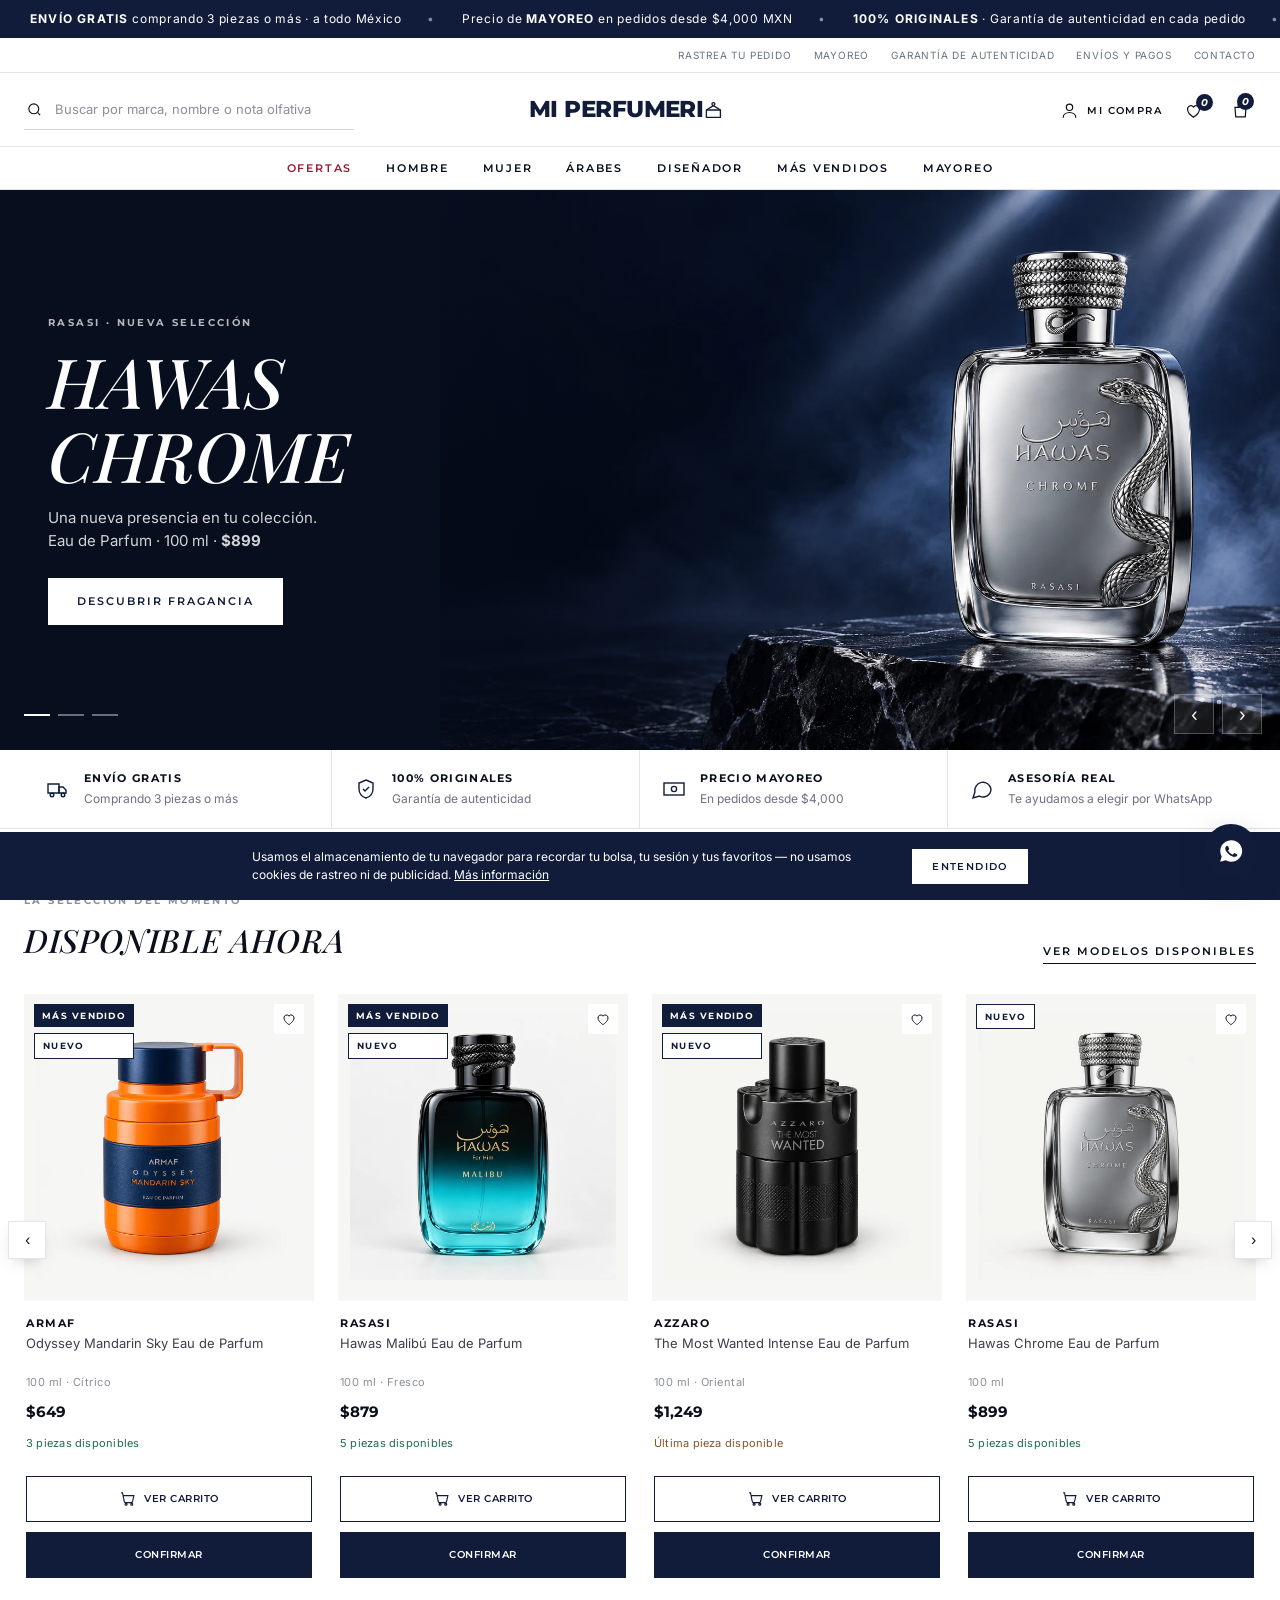
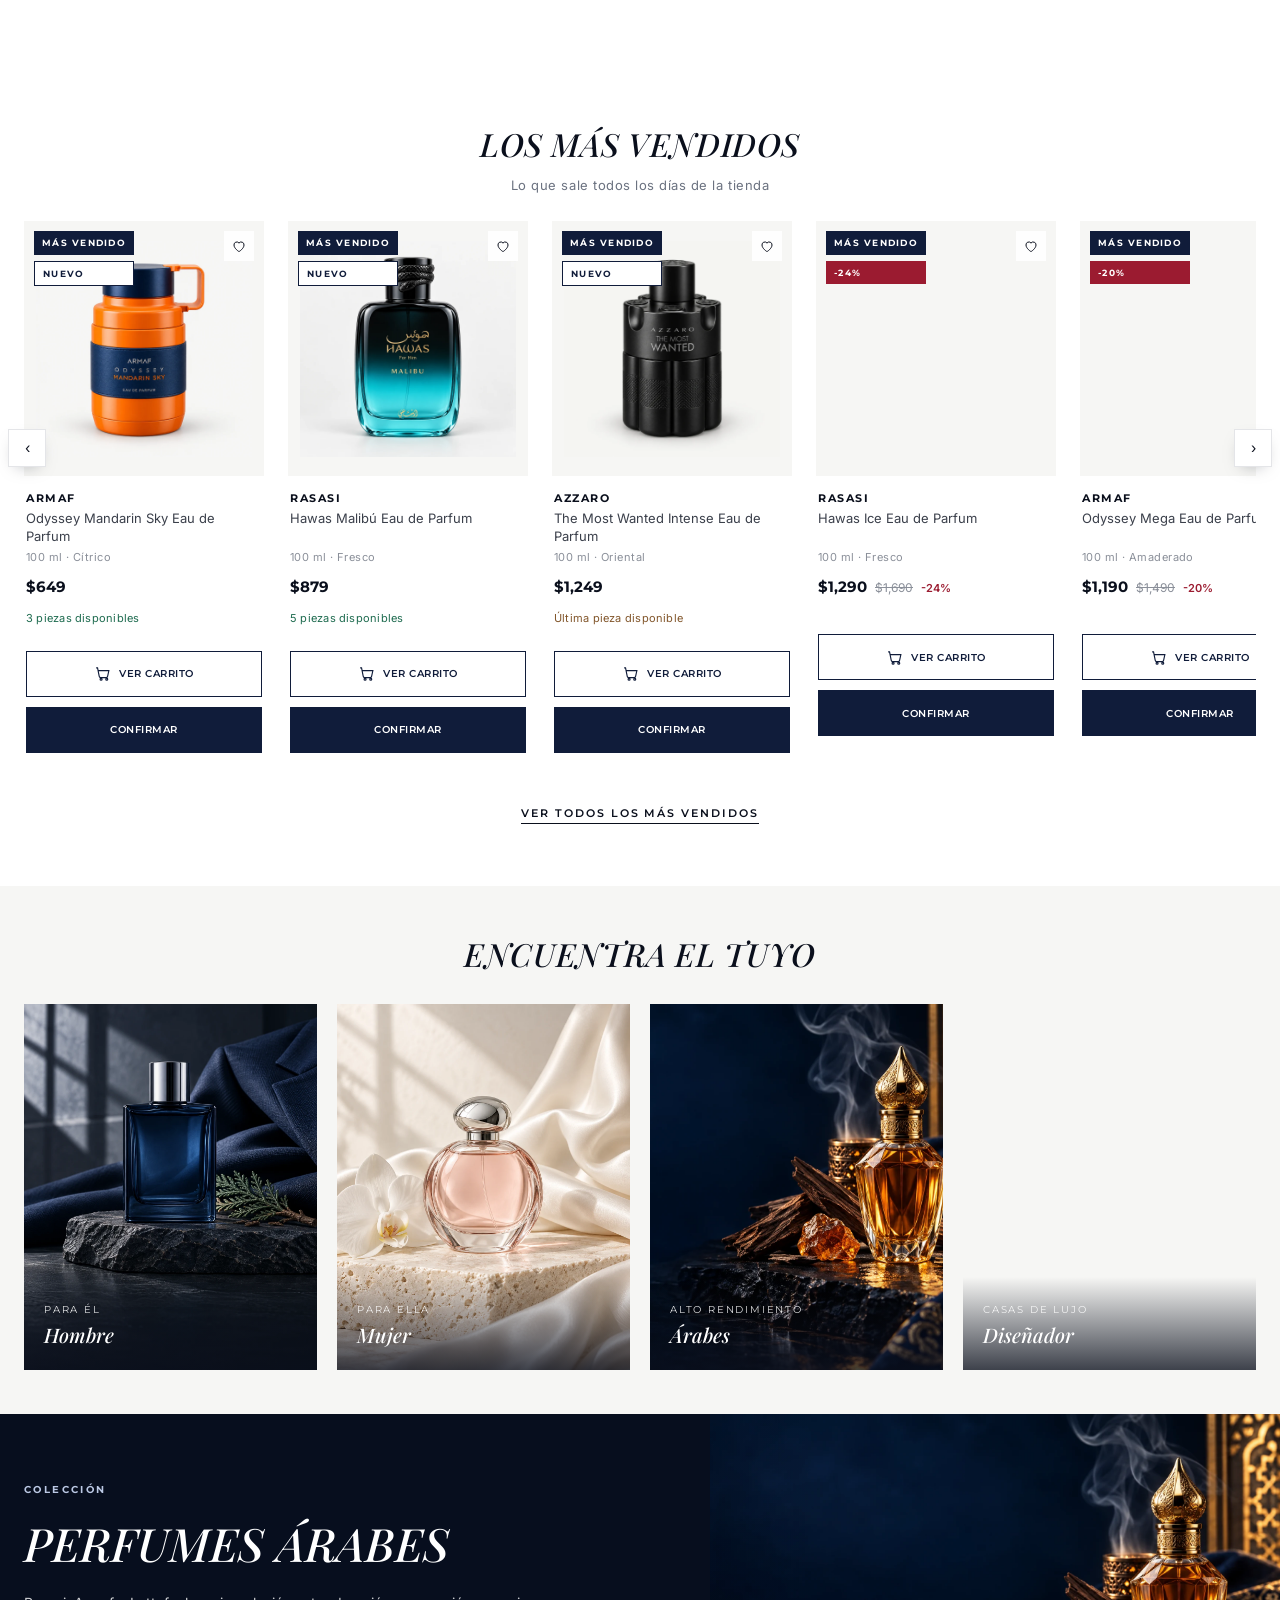
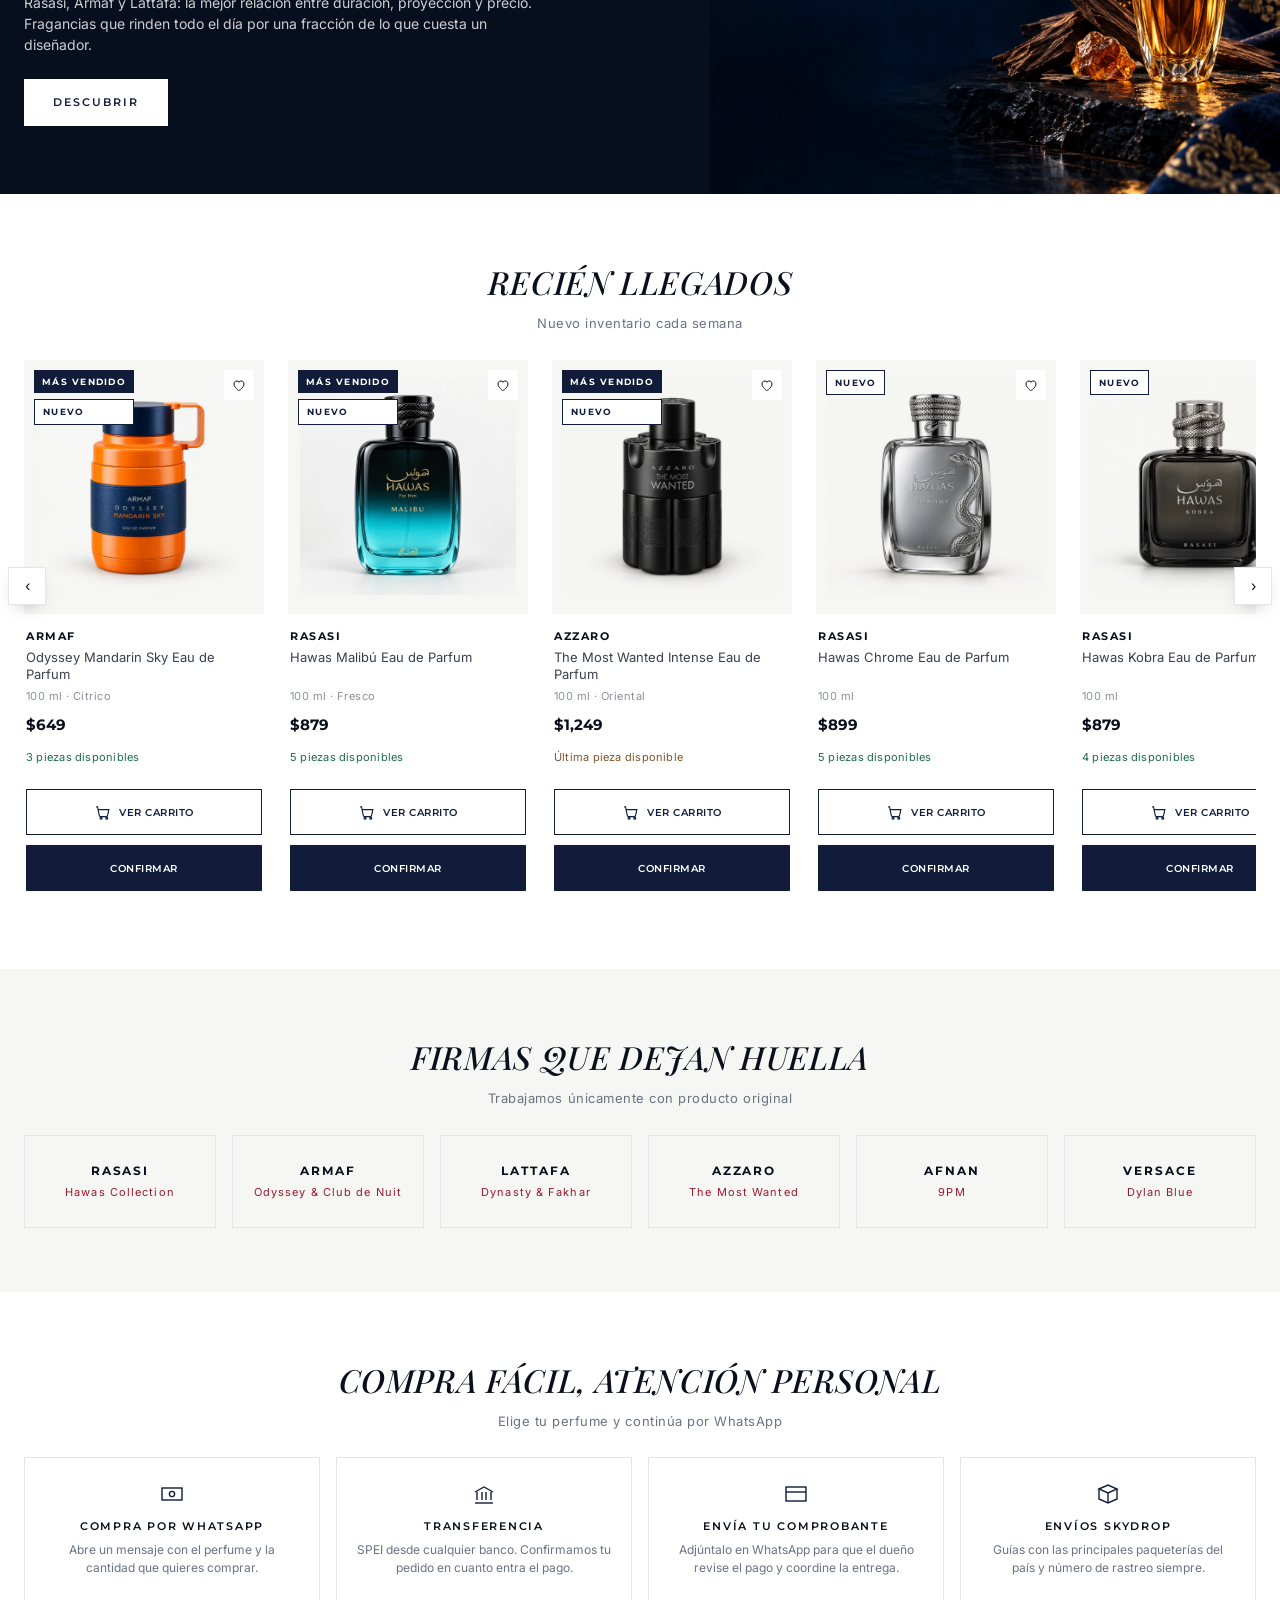
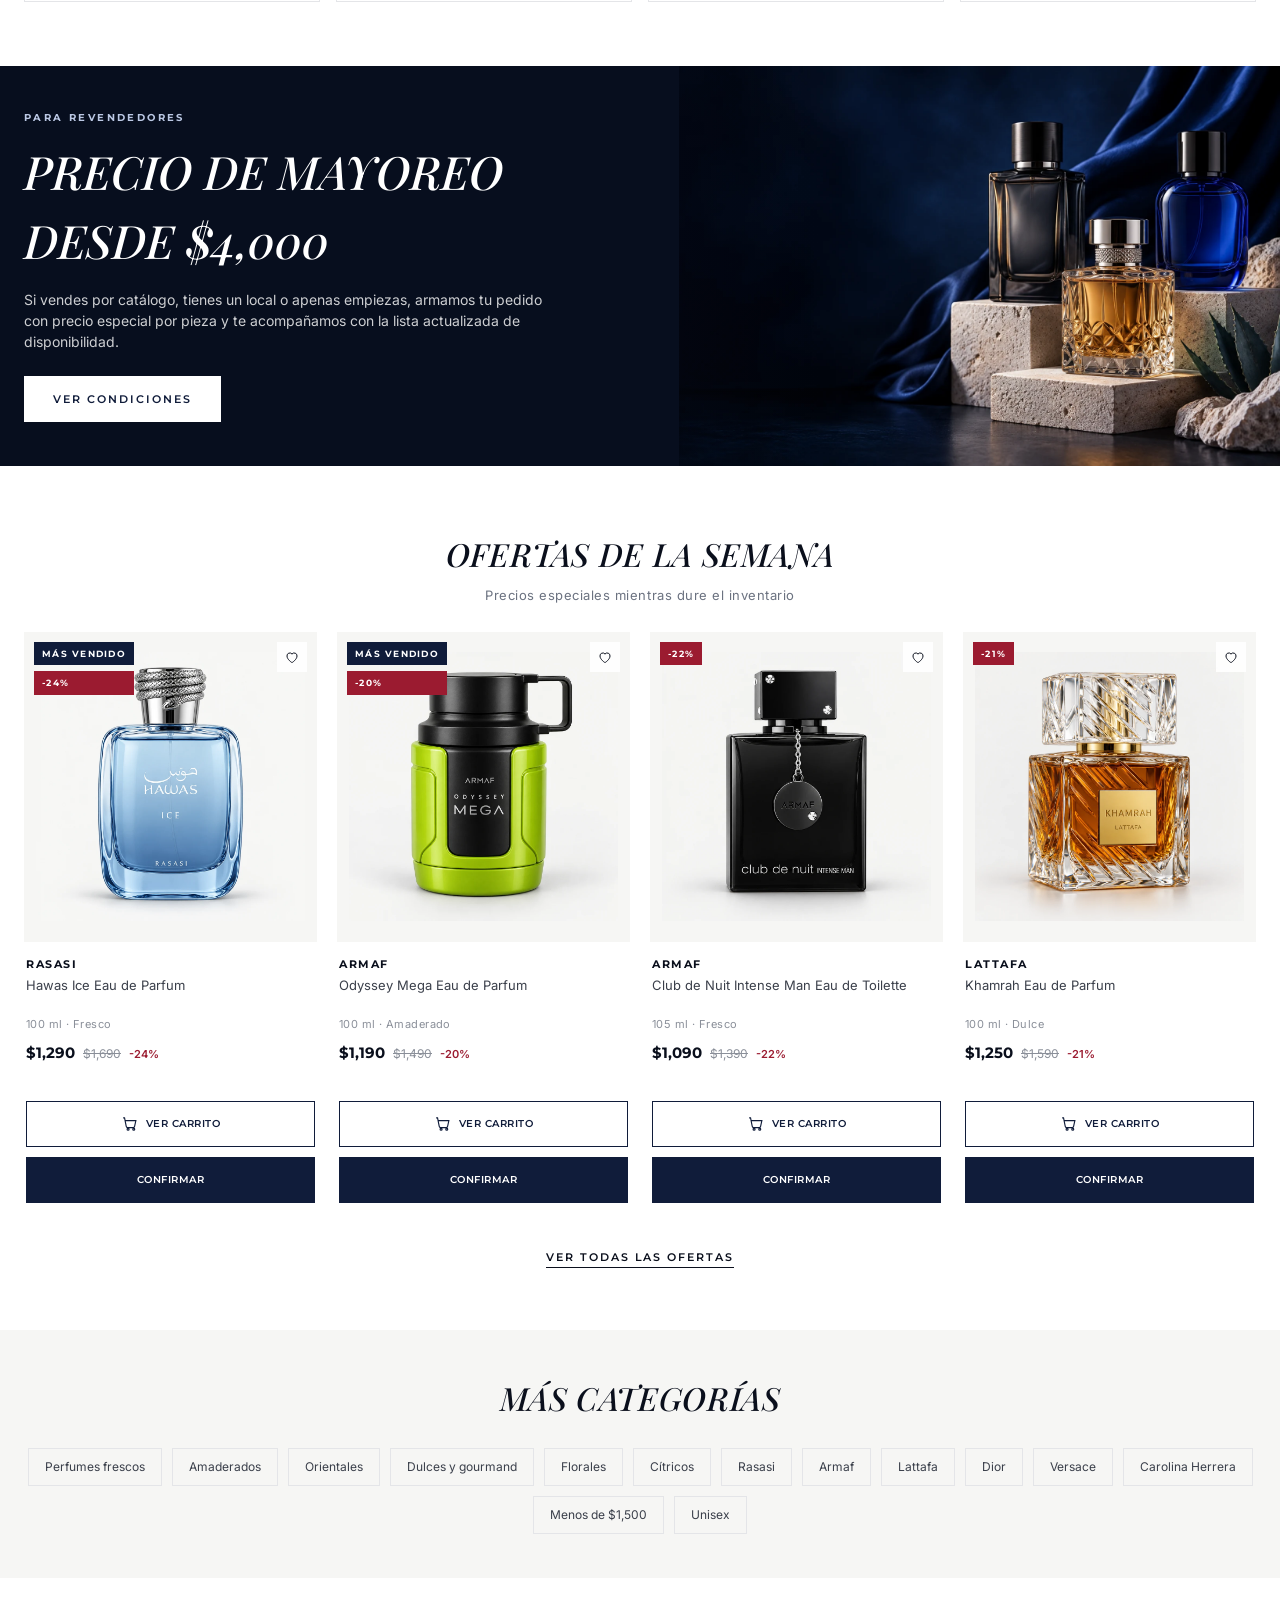
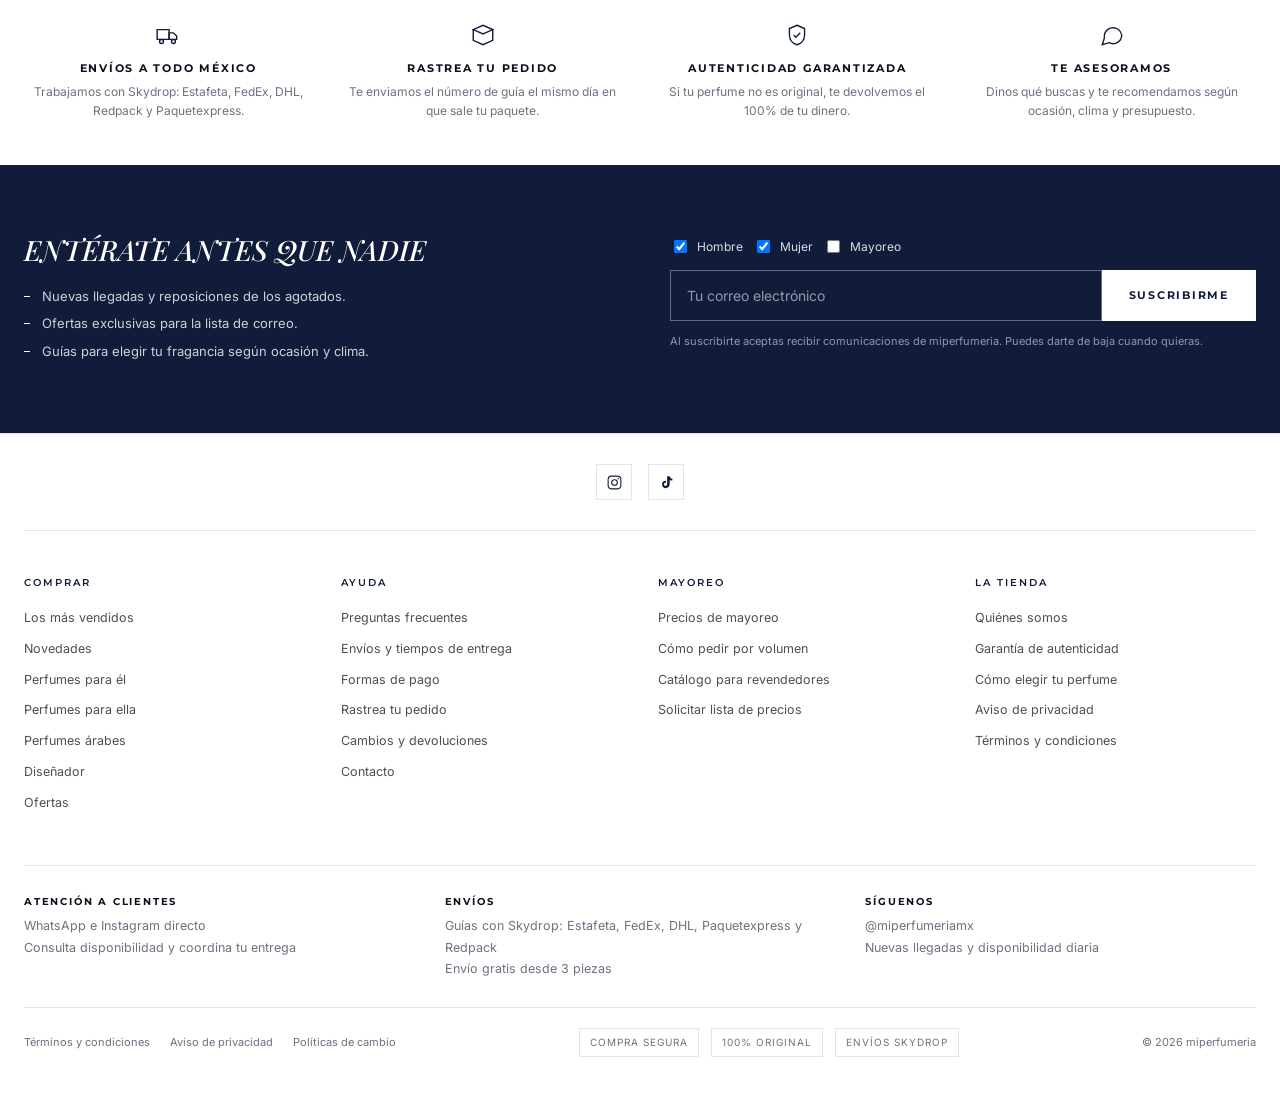
<file: index.html>
<!DOCTYPE html>
<html lang="es-MX">
<head>
<meta charset="utf-8">
<meta name="viewport" content="width=device-width, initial-scale=1">
<title>miperfumeria | Perfumes originales con envío a todo México</title>
<meta name="description" content="Perfumes 100% originales de diseñador y árabes. Envío gratis desde 3 piezas, precio de mayoreo desde $4,000 y garantía de autenticidad.">
<link rel="canonical" href="https://www.miperfumeria.com.mx/">
<meta property="og:type" content="website">
<meta property="og:site_name" content="miperfumeria">
<meta property="og:url" content="https://www.miperfumeria.com.mx/">
<meta property="og:title" content="miperfumeria | Perfumes originales con envío a todo México">
<meta property="og:description" content="Perfumes 100% originales de diseñador y árabes. Envío gratis desde 3 piezas, precio de mayoreo desde $4,000 y garantía de autenticidad.">
<meta property="og:image" content="https://www.miperfumeria.com.mx/assets/img/editorial/hero-chrome.webp">
<meta name="twitter:card" content="summary_large_image">
<link rel="preconnect" href="https://fonts.googleapis.com">
<link rel="preconnect" href="https://fonts.gstatic.com" crossorigin>
<link href="https://fonts.googleapis.com/css2?family=Inter:wght@400;500;600&family=Montserrat:wght@600;700;800&family=Playfair+Display:ital,wght@0,500;1,400;1,500&display=swap" rel="stylesheet">
<link rel="stylesheet" href="assets/css/styles.css">
</head>
<body>
<div id="site-header"></div>

<!-- ============ CARRUSEL PRINCIPAL ============ -->
<div class="hero" id="hero">
  <div class="hero-slide is-on">
    <div class="hero-bg" data-bg="navy"></div>
    <div class="hero-inner"><div class="hero-copy">
      <div class="eyebrow">Rasasi · Nueva selección</div>
      <h2>Hawas<br>Chrome</h2>
      <p>Una nueva presencia en tu colección.<br>Eau de Parfum · 100 ml · <strong>$899</strong></p>
      <a class="btn btn-light" href="producto.html?id=hawas-chrome">Descubrir fragancia</a>
    </div></div>
  </div>
  <div class="hero-slide">
    <div class="hero-bg" data-bg="azul"></div>
    <div class="hero-inner"><div class="hero-copy">
      <div class="eyebrow">Beneficio permanente</div>
      <h2>Envío gratis desde 3 piezas</h2>
      <p>Arma tu pedido con tres fragancias o más y nosotros pagamos la guía a cualquier parte de México.</p>
      <a class="btn btn-light" href="catalogo.html">Ver catálogo completo</a>
    </div></div>
  </div>
  <div class="hero-slide">
    <div class="hero-bg" data-bg="noche"></div>
    <div class="hero-inner"><div class="hero-copy">
      <div class="eyebrow">Revendedores</div>
      <h2>Precio de mayoreo</h2>
      <p>Desde $4,000 en un solo pedido accedes a precio especial por pieza. Ideal si vendes por catálogo o en tu local.</p>
      <a class="btn btn-light" href="mayoreo.html">Conocer condiciones</a>
    </div></div>
  </div>
  <button class="hero-arrow prev" data-hero="-1" aria-label="Anterior">‹</button>
  <button class="hero-arrow next" data-hero="1" aria-label="Siguiente">›</button>
  <div class="hero-dots" id="heroDots"></div>
</div>

<!-- ============ BENEFICIOS ============ -->
<div class="benefits">
  <div class="wrap">
    <div class="benefit"><svg width="24" height="24" viewBox="0 0 24 24" fill="none" stroke="currentColor" stroke-width="1.4"><path d="M2 7h11v9H2z"/><path d="M13 10h4l3 3v3h-7z"/><circle cx="6" cy="18" r="1.8"/><circle cx="17" cy="18" r="1.8"/></svg>
      <div><b>Envío gratis</b><span>Comprando 3 piezas o más</span></div></div>
    <div class="benefit"><svg width="24" height="24" viewBox="0 0 24 24" fill="none" stroke="currentColor" stroke-width="1.4"><path d="M12 3l7 3v6c0 4.4-3 7.9-7 9-4-1.1-7-4.6-7-9V6l7-3z"/><path d="M9 12l2 2 4-4"/></svg>
      <div><b>100% originales</b><span>Garantía de autenticidad</span></div></div>
    <div class="benefit"><svg width="24" height="24" viewBox="0 0 24 24" fill="none" stroke="currentColor" stroke-width="1.4"><rect x="2" y="6" width="20" height="12"/><circle cx="12" cy="12" r="2.6"/></svg>
      <div><b>Precio mayoreo</b><span>En pedidos desde $4,000</span></div></div>
    <div class="benefit"><svg width="24" height="24" viewBox="0 0 24 24" fill="none" stroke="currentColor" stroke-width="1.4"><path d="M21 12a8 8 0 0 1-11.6 7.1L3 21l1.9-6.1A8 8 0 1 1 21 12z"/></svg>
      <div><b>Asesoría real</b><span>Te ayudamos a elegir por WhatsApp</span></div></div>
  </div>
</div>

<section class="inventory-section">
  <div class="wrap">
    <div class="section-heading-row"><div><div class="eyebrow">La selección del momento</div><h2 class="sec-title">Disponible ahora</h2></div><a class="link-more" href="catalogo.html?f=inventario">Ver modelos disponibles</a></div>
    <div class="rail-wrap"><button class="rail-btn prev" aria-label="Anterior">‹</button><div class="rail" id="railStock"></div><button class="rail-btn next" aria-label="Siguiente">›</button></div>
  </div>
</section>
<!-- ============ MÁS VENDIDOS ============ -->
<section>
  <div class="wrap">
    <div class="sec-head reveal">
      <h2 class="sec-title">Los más vendidos</h2>
      <p class="sec-sub">Lo que sale todos los días de la tienda</p>
    </div>
    <div class="rail-wrap">
      <button class="rail-btn prev" aria-label="Anterior">‹</button>
      <div class="rail" id="railBest"></div>
      <button class="rail-btn next" aria-label="Siguiente">›</button>
    </div>
    <div style="text-align:center;margin-top:34px">
      <a class="link-more" href="catalogo.html?f=best">Ver todos los más vendidos</a>
    </div>
  </div>
</section>

<!-- ============ MOSAICO DE CATEGORÍAS ============ -->
<section class="sec-bone tight">
  <div class="wrap">
    <div class="sec-head reveal"><h2 class="sec-title">Encuentra el tuyo</h2></div>
    <div class="tiles">
      <a class="tile" href="catalogo.html?f=hombre"><div data-tile="dark" style="aspect-ratio:4/5;max-height:420px"></div>
        <div class="tile-cap"><span>Para él</span><h3>Hombre</h3></div></a>
      <a class="tile" href="catalogo.html?f=mujer"><div data-tile="light" style="aspect-ratio:4/5;max-height:420px"></div>
        <div class="tile-cap"><span>Para ella</span><h3>Mujer</h3></div></a>
      <a class="tile" href="catalogo.html?f=arabe"><div data-tile="black" style="aspect-ratio:4/5;max-height:420px"></div>
        <div class="tile-cap"><span>Alto rendimiento</span><h3>Árabes</h3></div></a>
      <a class="tile" href="catalogo.html?f=disenador"><div data-tile="mid" style="aspect-ratio:4/5;max-height:420px"></div>
        <div class="tile-cap"><span>Casas de lujo</span><h3>Diseñador</h3></div></a>
    </div>
  </div>
</section>

<!-- ============ BANNER EDITORIAL ============ -->
<div class="editorial">
  <div class="hero-bg" data-bg="noche"></div>
  <div class="wrap"><div class="editorial-copy">
    <div class="eyebrow">Colección</div>
    <h2>Perfumes árabes</h2>
    <p>Rasasi, Armaf y Lattafa: la mejor relación entre duración, proyección y precio. Fragancias que rinden todo el día por una fracción de lo que cuesta un diseñador.</p>
    <a class="btn btn-light" href="catalogo.html?f=arabe">Descubrir</a>
  </div></div>
</div>

<!-- ============ NOVEDADES ============ -->
<section>
  <div class="wrap">
    <div class="sec-head reveal">
      <h2 class="sec-title">Recién llegados</h2>
      <p class="sec-sub">Nuevo inventario cada semana</p>
    </div>
    <div class="rail-wrap">
      <button class="rail-btn prev" aria-label="Anterior">‹</button>
      <div class="rail" id="railNuevo"></div>
      <button class="rail-btn next" aria-label="Siguiente">›</button>
    </div>
  </div>
</section>

<!-- ============ MARCAS ============ -->
<section class="sec-bone">
  <div class="wrap">
    <div class="sec-head reveal"><h2 class="sec-title">Firmas que dejan huella</h2>
      <p class="sec-sub">Trabajamos únicamente con producto original</p></div>
    <div class="brands" id="brandGrid"></div>
  </div>
</section>

<!-- ============ FORMAS DE PAGO ============ -->
<section>
  <div class="wrap">
    <div class="sec-head reveal"><h2 class="sec-title">Compra fácil, atención personal</h2>
      <p class="sec-sub">Elige tu perfume y continúa por WhatsApp</p></div>
    <div class="pay-strip">
      <div class="pay-card"><div class="ico"><svg width="24" height="24" viewBox="0 0 24 24" fill="none" stroke="currentColor" stroke-width="1.4"><rect x="2" y="6" width="20" height="12"/><circle cx="12" cy="12" r="2.6"/></svg></div>
        <h4>Compra por WhatsApp</h4><p>Abre un mensaje con el perfume y la cantidad que quieres comprar.</p></div>
      <div class="pay-card"><div class="ico"><svg width="24" height="24" viewBox="0 0 24 24" fill="none" stroke="currentColor" stroke-width="1.4"><path d="M3 10l9-5 9 5"/><path d="M5 10v8M10 10v8M14 10v8M19 10v8"/><path d="M3 21h18"/></svg></div>
        <h4>Transferencia</h4><p>SPEI desde cualquier banco. Confirmamos tu pedido en cuanto entra el pago.</p></div>
      <div class="pay-card"><div class="ico"><svg width="24" height="24" viewBox="0 0 24 24" fill="none" stroke="currentColor" stroke-width="1.4"><rect x="2" y="5" width="20" height="14"/><path d="M2 10h20"/></svg></div>
        <h4>Envía tu comprobante</h4><p>Adjúntalo en WhatsApp para que el dueño revise el pago y coordine la entrega.</p></div>
      <div class="pay-card"><div class="ico"><svg width="24" height="24" viewBox="0 0 24 24" fill="none" stroke="currentColor" stroke-width="1.4"><path d="M3 7l9-4 9 4-9 4-9-4z"/><path d="M3 7v10l9 4 9-4V7"/><path d="M12 11v10"/></svg></div>
        <h4>Envíos Skydrop</h4><p>Guías con las principales paqueterías del país y número de rastreo siempre.</p></div>
    </div>
  </div>
</section>

<!-- ============ MAYOREO ============ -->
<div class="editorial">
  <div class="hero-bg" data-bg="azul"></div>
  <div class="wrap"><div class="editorial-copy">
    <div class="eyebrow">Para revendedores</div>
    <h2>Precio de mayoreo desde $4,000</h2>
    <p>Si vendes por catálogo, tienes un local o apenas empiezas, armamos tu pedido con precio especial por pieza y te acompañamos con la lista actualizada de disponibilidad.</p>
    <a class="btn btn-light" href="mayoreo.html">Ver condiciones</a>
  </div></div>
</div>

<!-- ============ OFERTAS ============ -->
<section>
  <div class="wrap">
    <div class="sec-head reveal"><h2 class="sec-title">Ofertas de la semana</h2>
      <p class="sec-sub">Precios especiales mientras dure el inventario</p></div>
    <div class="grid-products" id="gridOferta"></div>
    <div style="text-align:center;margin-top:34px"><a class="link-more" href="catalogo.html?f=oferta">Ver todas las ofertas</a></div>
  </div>
</section>

<!-- ============ ENLACES SEO ============ -->
<section class="sec-bone tight">
  <div class="wrap">
    <div class="sec-head reveal"><h2 class="sec-title">Más categorías</h2></div>
    <div class="seo-cloud">
      <a href="catalogo.html?fam=Fresco">Perfumes frescos</a>
      <a href="catalogo.html?fam=Amaderado">Amaderados</a>
      <a href="catalogo.html?fam=Oriental">Orientales</a>
      <a href="catalogo.html?fam=Dulce">Dulces y gourmand</a>
      <a href="catalogo.html?fam=Floral">Florales</a>
      <a href="catalogo.html?fam=Cítrico">Cítricos</a>
      <a href="catalogo.html?m=Rasasi">Rasasi</a>
      <a href="catalogo.html?m=Armaf">Armaf</a>
      <a href="catalogo.html?m=Lattafa">Lattafa</a>
      <a href="catalogo.html?m=Dior">Dior</a>
      <a href="catalogo.html?m=Versace">Versace</a>
      <a href="catalogo.html?m=Carolina Herrera">Carolina Herrera</a>
      <a href="catalogo.html?max=1500">Menos de $1,500</a>
      <a href="catalogo.html?f=unisex">Unisex</a>
    </div>
  </div>
</section>

<!-- ============ SERVICIO ============ -->
<section class="tight">
  <div class="wrap">
    <div class="service-strip">
      <div class="service-item"><div class="ico"><svg width="26" height="26" viewBox="0 0 24 24" fill="none" stroke="currentColor" stroke-width="1.3"><path d="M2 7h11v9H2z"/><path d="M13 10h4l3 3v3h-7z"/><circle cx="6" cy="18" r="1.8"/><circle cx="17" cy="18" r="1.8"/></svg></div>
        <b>Envíos a todo México</b><p>Trabajamos con Skydrop: Estafeta, FedEx, DHL, Redpack y Paquetexpress.</p></div>
      <div class="service-item"><div class="ico"><svg width="26" height="26" viewBox="0 0 24 24" fill="none" stroke="currentColor" stroke-width="1.3"><path d="M3 7l9-4 9 4-9 4-9-4z"/><path d="M3 7v10l9 4 9-4V7"/></svg></div>
        <b>Rastrea tu pedido</b><p>Te enviamos el número de guía el mismo día en que sale tu paquete.</p></div>
      <div class="service-item"><div class="ico"><svg width="26" height="26" viewBox="0 0 24 24" fill="none" stroke="currentColor" stroke-width="1.3"><path d="M12 3l7 3v6c0 4.4-3 7.9-7 9-4-1.1-7-4.6-7-9V6l7-3z"/><path d="M9 12l2 2 4-4"/></svg></div>
        <b>Autenticidad garantizada</b><p>Si tu perfume no es original, te devolvemos el 100% de tu dinero.</p></div>
      <div class="service-item"><div class="ico"><svg width="26" height="26" viewBox="0 0 24 24" fill="none" stroke="currentColor" stroke-width="1.3"><path d="M21 12a8 8 0 0 1-11.6 7.1L3 21l1.9-6.1A8 8 0 1 1 21 12z"/></svg></div>
        <b>Te asesoramos</b><p>Dinos qué buscas y te recomendamos según ocasión, clima y presupuesto.</p></div>
    </div>
  </div>
</section>

<!-- ============ NEWSLETTER ============ -->
<section class="newsletter">
  <div class="wrap">
    <div class="grid">
      <div>
        <h3>Entérate antes que nadie</h3>
        <ul>
          <li>Nuevas llegadas y reposiciones de los agotados.</li>
          <li>Ofertas exclusivas para la lista de correo.</li>
          <li>Guías para elegir tu fragancia según ocasión y clima.</li>
        </ul>
      </div>
      <div>
        <div class="nl-chips">
          <label><input type="checkbox" checked> Hombre</label>
          <label><input type="checkbox" checked> Mujer</label>
          <label><input type="checkbox"> Mayoreo</label>
        </div>
        <form class="nl-form" onsubmit="event.preventDefault();toast('Gracias por suscribirte');this.reset()">
          <input type="email" required placeholder="Tu correo electrónico" aria-label="Correo electrónico">
          <button type="submit">Suscribirme</button>
        </form>
        <p class="nl-note">Al suscribirte aceptas recibir comunicaciones de miperfumeria. Puedes darte de baja cuando quieras.</p>
      </div>
    </div>
  </div>
</section>

<div id="site-footer"></div>

<script src="assets/js/data.js"></script>
<script src="assets/js/supabase.js"></script>
<script src="assets/js/data-live.js"></script>
<script src="assets/js/layout.js"></script>
<script src="assets/js/app.js"></script>
<script>
function pageInit(){
  renderCards(PRODUCTOS.filter(p=>disponible(p) && p.stock!==null), "#railStock");
  renderCards(PRODUCTOS.filter(p=>disponible(p) && p.best), "#railBest");
  renderCards(PRODUCTOS.filter(p=>disponible(p) && p.nuevo).slice(0,11), "#railNuevo");
  renderCards(PRODUCTOS.filter(p=>disponible(p) && (p.oferta || (p.lista && (1-p.precio/p.lista) >= .2))).slice(0,4), "#gridOferta");

  // marcas destacadas
  const marcas = [["Rasasi","Hawas Collection"],["Armaf","Odyssey & Club de Nuit"],["Lattafa","Dynasty & Fakhar"],
                  ["Azzaro","The Most Wanted"],["Afnan","9PM"],["Versace","Dylan Blue"]];
  document.querySelector("#brandGrid").innerHTML = marcas.map(m=>
    `<a class="brand-card" href="catalogo.html?m=${encodeURIComponent(m[0])}"><b>${m[0]}</b><span>${m[1]}</span></a>`).join("");

  // carrusel principal
  const slides = document.querySelectorAll(".hero-slide");
  const dots = document.querySelector("#heroDots");
  let i = 0;
  dots.innerHTML = [...slides].map((_,k)=>`<button data-go="${k}" class="${k?"":"is-on"}" aria-label="Ir a la imagen ${k+1}"></button>`).join("");
  const go = n => {
    i = (n + slides.length) % slides.length;
    slides.forEach((s,k)=>s.classList.toggle("is-on", k===i));
    dots.querySelectorAll("button").forEach((b,k)=>b.classList.toggle("is-on", k===i));
  };
  let auto = setInterval(()=>go(i+1), 6000);
  document.querySelectorAll("[data-hero]").forEach(b=>b.addEventListener("click",()=>{clearInterval(auto);go(i + +b.dataset.hero)}));
  dots.addEventListener("click", e=>{ const b = e.target.closest("[data-go]"); if(b){clearInterval(auto); go(+b.dataset.go);} });
}
</script>
</body>
</html>
</file>
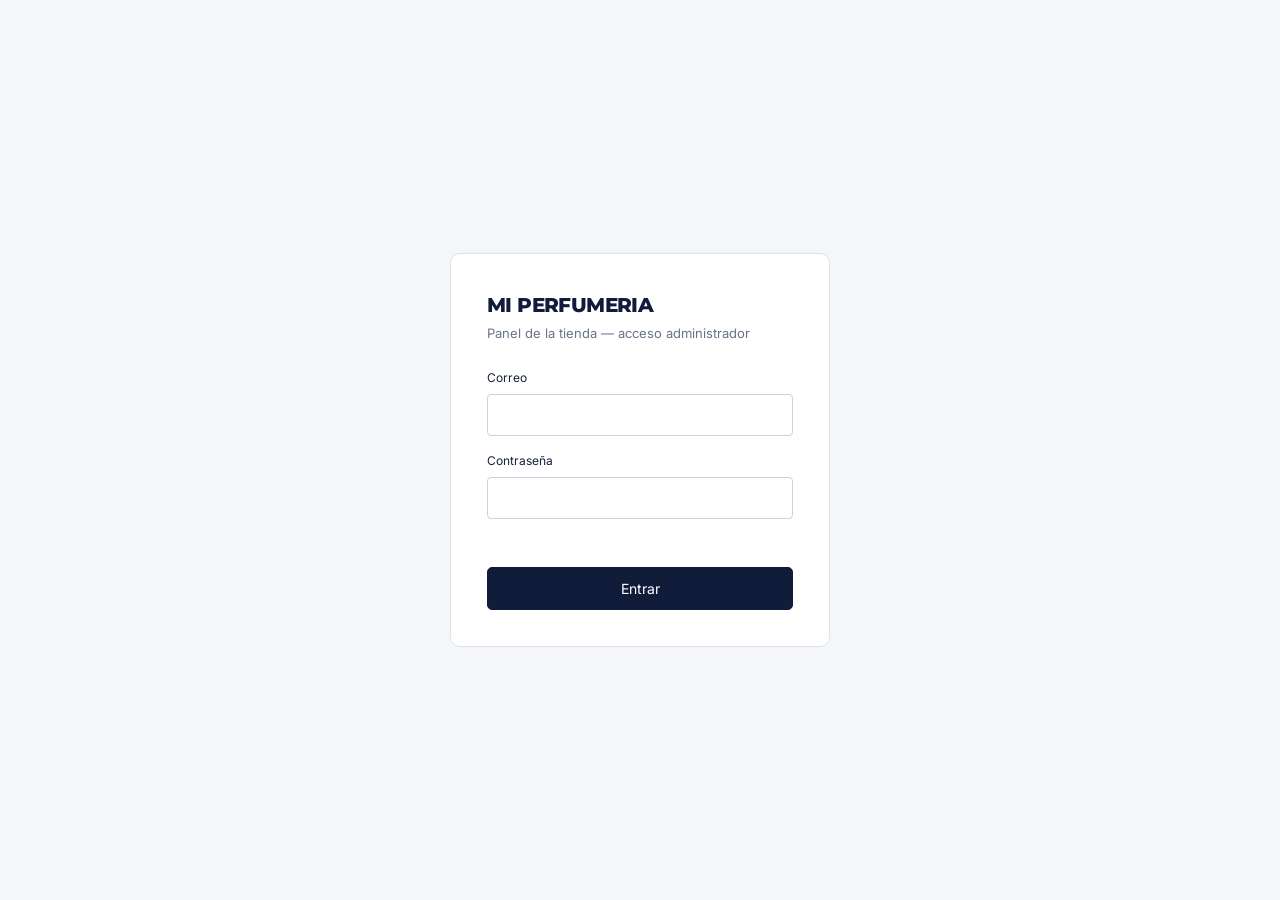
<file: admin.html>
<!doctype html><html lang="es-MX"><head><meta charset="utf-8"><meta name="viewport" content="width=device-width,initial-scale=1"><title>Panel de la tienda | miperfumeria</title>
<meta name="robots" content="noindex, nofollow">
<link rel="manifest" href="manifest-admin.webmanifest">
<meta name="theme-color" content="#101c3a">
<link rel="apple-touch-icon" href="assets/img/icons/apple-touch-icon.png">
<link rel="icon" href="assets/img/icons/favicon-32.png">
<meta name="apple-mobile-web-app-capable" content="yes">
<meta name="apple-mobile-web-app-title" content="Panel MP">
<link rel="stylesheet" href="https://fonts.googleapis.com/css2?family=Inter:wght@400;500;600;700&family=Montserrat:wght@600;700;800&display=swap"><link rel="stylesheet" href="assets/css/admin.css"></head><body>
<aside class="sidebar"><a class="admin-brand" href="index.html">MI PERFUMERIA<span>Panel de la tienda</span></a><nav aria-label="Administración"><button data-view="overview" class="active">Resumen</button><button data-view="inventory">Productos e inventario</button><button data-view="orders">Pedidos y pagos</button><button data-view="deliveries">Agenda de entregas</button><button data-view="customers">Clientes</button><button data-view="settings">Datos de la tienda</button></nav><a class="back-store" href="index.html">Ver la tienda</a><button type="button" id="logoutBtn" style="margin-top:14px;background:transparent;border-color:#3a4a6e;color:#c0ccdf">Cerrar sesión</button></aside>
<main><div class="demo-banner">Datos guardados en la base de datos real de la tienda. Los pedidos marcados como ejemplo son solo demostración.</div><header class="admin-head"><div><p id="today"></p><h1 id="viewTitle">Resumen de la tienda</h1></div><button class="primary" id="newOrder">Registrar pedido</button></header><div id="view"></div></main>
<dialog id="editor"><form id="editorForm"><div class="dialog-head"><h2 id="editorTitle"></h2><button type="button" id="closeEditor" aria-label="Cerrar">✕</button></div><div id="editorFields"></div><p id="formError" role="alert"></p><div class="dialog-actions"><button type="button" id="cancelEditor">Cancelar</button><button class="primary" type="submit">Guardar</button></div></form></dialog>
<div class="admin-toast" role="status" id="adminToast"></div><script src="assets/js/data.js"></script><script src="assets/js/supabase.js"></script><script src="assets/js/admin.js"></script></body></html>
</file>
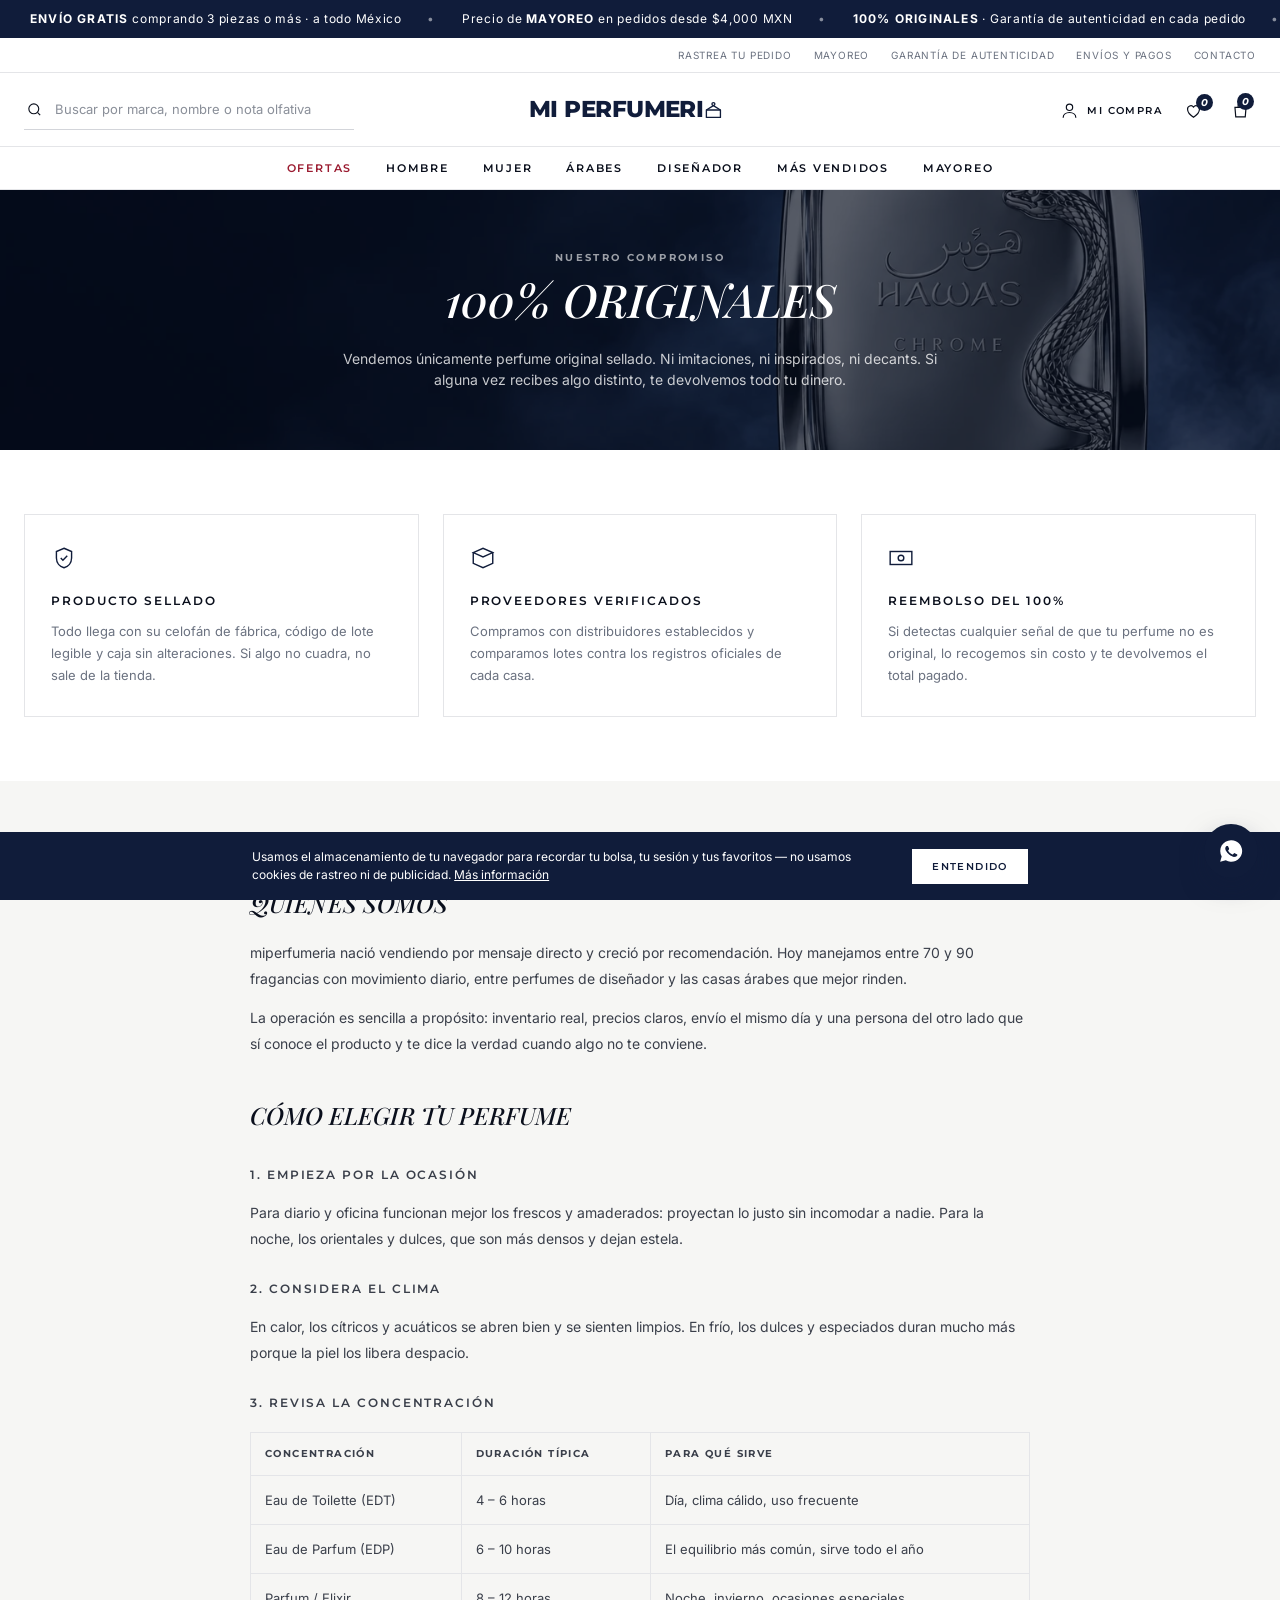
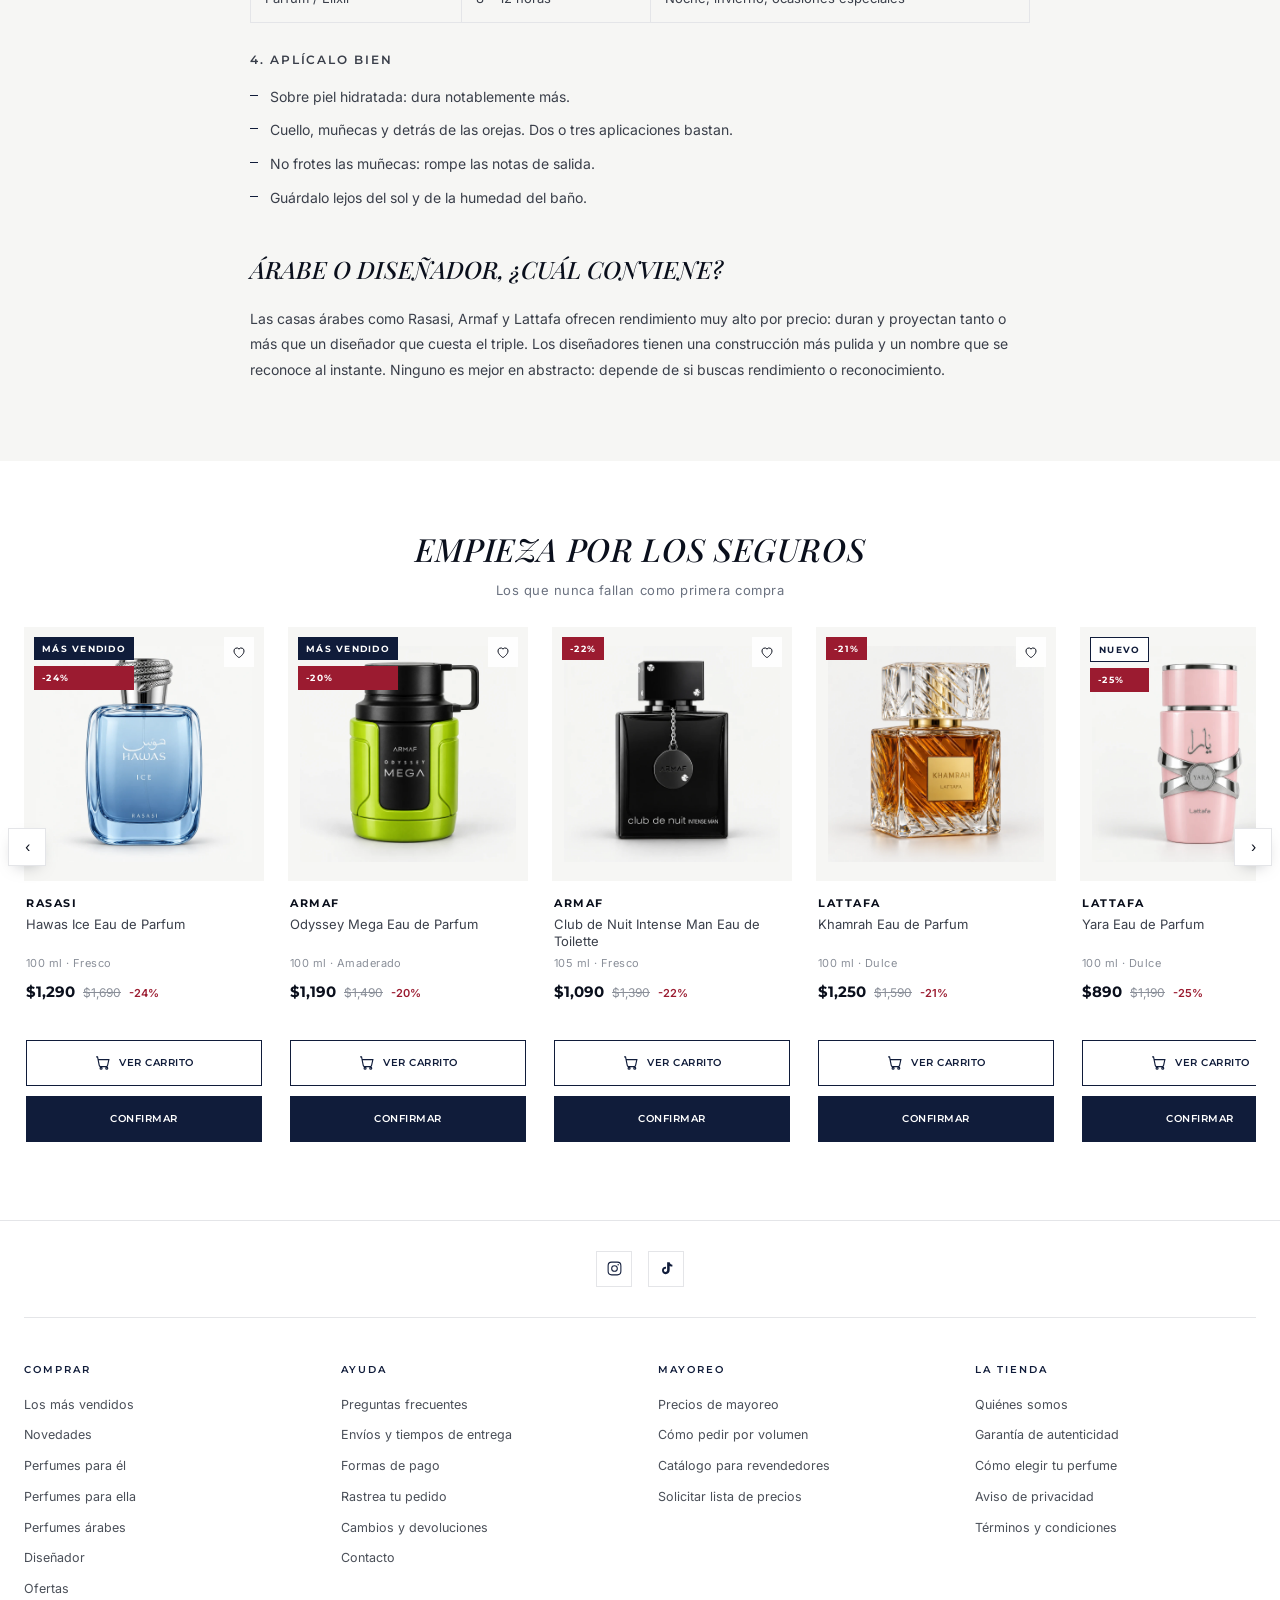
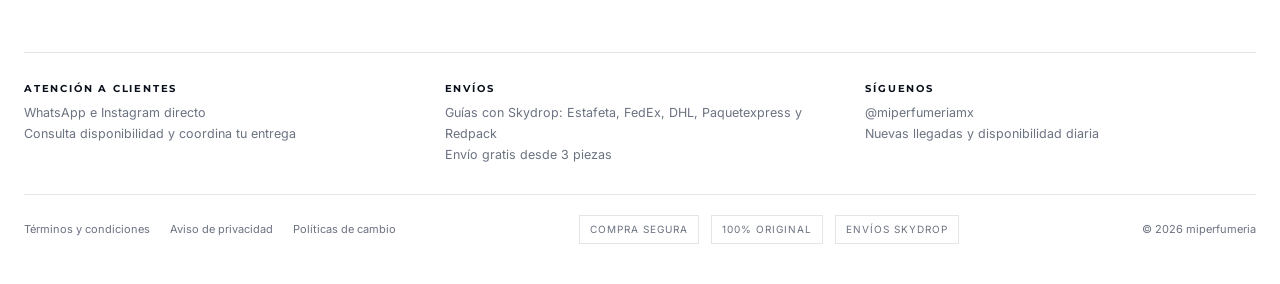
<file: autenticidad.html>
<!DOCTYPE html>
<html lang="es-MX">
<head>
<meta charset="utf-8">
<meta name="viewport" content="width=device-width, initial-scale=1">
<title>Garantía de autenticidad | miperfumeria</title>
<meta name="description" content="Cómo garantizamos que cada perfume es original y cómo elegir la fragancia correcta.">
<link rel="preconnect" href="https://fonts.googleapis.com">
<link rel="preconnect" href="https://fonts.gstatic.com" crossorigin>
<link href="https://fonts.googleapis.com/css2?family=Inter:wght@400;500;600&family=Montserrat:wght@600;700;800&family=Playfair+Display:ital,wght@0,500;1,400;1,500&display=swap" rel="stylesheet">
<link rel="stylesheet" href="assets/css/styles.css">
</head>
<body>
<div id="site-header"></div>

<div class="page-hero">
  <div class="hero-bg" data-bg="navy"></div>
  <div class="wrap">
    <div class="eyebrow" style="color:rgba(255,255,255,.6);position:relative;z-index:2">Nuestro compromiso</div>
    <h1>100% originales</h1>
    <p>Vendemos únicamente perfume original sellado. Ni imitaciones, ni inspirados, ni decants. Si alguna vez recibes algo distinto, te devolvemos todo tu dinero.</p>
  </div>
</div>

<section>
  <div class="wrap">
    <div class="cards-3">
      <div class="info-card">
        <div class="ico"><svg width="26" height="26" viewBox="0 0 24 24" fill="none" stroke="currentColor" stroke-width="1.3"><path d="M12 3l7 3v6c0 4.4-3 7.9-7 9-4-1.1-7-4.6-7-9V6l7-3z"/><path d="M9 12l2 2 4-4"/></svg></div>
        <h3>Producto sellado</h3>
        <p>Todo llega con su celofán de fábrica, código de lote legible y caja sin alteraciones. Si algo no cuadra, no sale de la tienda.</p>
      </div>
      <div class="info-card">
        <div class="ico"><svg width="26" height="26" viewBox="0 0 24 24" fill="none" stroke="currentColor" stroke-width="1.3"><path d="M3 7l9-4 9 4-9 4-9-4z"/><path d="M3 7v10l9 4 9-4V7"/></svg></div>
        <h3>Proveedores verificados</h3>
        <p>Compramos con distribuidores establecidos y comparamos lotes contra los registros oficiales de cada casa.</p>
      </div>
      <div class="info-card">
        <div class="ico"><svg width="26" height="26" viewBox="0 0 24 24" fill="none" stroke="currentColor" stroke-width="1.3"><rect x="2" y="6" width="20" height="12"/><circle cx="12" cy="12" r="2.6"/></svg></div>
        <h3>Reembolso del 100%</h3>
        <p>Si detectas cualquier señal de que tu perfume no es original, lo recogemos sin costo y te devolvemos el total pagado.</p>
      </div>
    </div>
  </div>
</section>

<section class="sec-bone" id="nosotros">
  <div class="wrap">
    <div class="prose">
      <h2>Quiénes somos</h2>
      <p>miperfumeria nació vendiendo por mensaje directo y creció por recomendación. Hoy manejamos entre 70 y 90 fragancias con movimiento diario, entre perfumes de diseñador y las casas árabes que mejor rinden.</p>
      <p>La operación es sencilla a propósito: inventario real, precios claros, envío el mismo día y una persona del otro lado que sí conoce el producto y te dice la verdad cuando algo no te conviene.</p>

      <h2 id="guia">Cómo elegir tu perfume</h2>
      <h3>1. Empieza por la ocasión</h3>
      <p>Para diario y oficina funcionan mejor los frescos y amaderados: proyectan lo justo sin incomodar a nadie. Para la noche, los orientales y dulces, que son más densos y dejan estela.</p>
      <h3>2. Considera el clima</h3>
      <p>En calor, los cítricos y acuáticos se abren bien y se sienten limpios. En frío, los dulces y especiados duran mucho más porque la piel los libera despacio.</p>
      <h3>3. Revisa la concentración</h3>
      <table>
        <tr><th>Concentración</th><th>Duración típica</th><th>Para qué sirve</th></tr>
        <tr><td>Eau de Toilette (EDT)</td><td>4 – 6 horas</td><td>Día, clima cálido, uso frecuente</td></tr>
        <tr><td>Eau de Parfum (EDP)</td><td>6 – 10 horas</td><td>El equilibrio más común, sirve todo el año</td></tr>
        <tr><td>Parfum / Elixir</td><td>8 – 12 horas</td><td>Noche, invierno, ocasiones especiales</td></tr>
      </table>
      <h3>4. Aplícalo bien</h3>
      <ul>
        <li>Sobre piel hidratada: dura notablemente más.</li>
        <li>Cuello, muñecas y detrás de las orejas. Dos o tres aplicaciones bastan.</li>
        <li>No frotes las muñecas: rompe las notas de salida.</li>
        <li>Guárdalo lejos del sol y de la humedad del baño.</li>
      </ul>

      <h2>Árabe o diseñador, ¿cuál conviene?</h2>
      <p>Las casas árabes como Rasasi, Armaf y Lattafa ofrecen rendimiento muy alto por precio: duran y proyectan tanto o más que un diseñador que cuesta el triple. Los diseñadores tienen una construcción más pulida y un nombre que se reconoce al instante. Ninguno es mejor en abstracto: depende de si buscas rendimiento o reconocimiento.</p>
    </div>
  </div>
</section>

<section>
  <div class="wrap">
    <div class="sec-head"><h2 class="sec-title">Empieza por los seguros</h2>
      <p class="sec-sub">Los que nunca fallan como primera compra</p></div>
    <div class="rail-wrap">
      <button class="rail-btn prev">‹</button>
      <div class="rail" id="railTop"></div>
      <button class="rail-btn next">›</button>
    </div>
  </div>
</section>

<div id="site-footer"></div>

<script src="assets/js/data.js"></script>
<script src="assets/js/supabase.js"></script>
<script src="assets/js/data-live.js"></script>
<script src="assets/js/layout.js"></script>
<script src="assets/js/app.js"></script>
<script>
function pageInit(){ renderCards(PRODUCTOS.filter(p=>disponible(p) && p.rating>=4.7).slice(0,10), "#railTop"); }
</script>
</body>
</html>
</file>
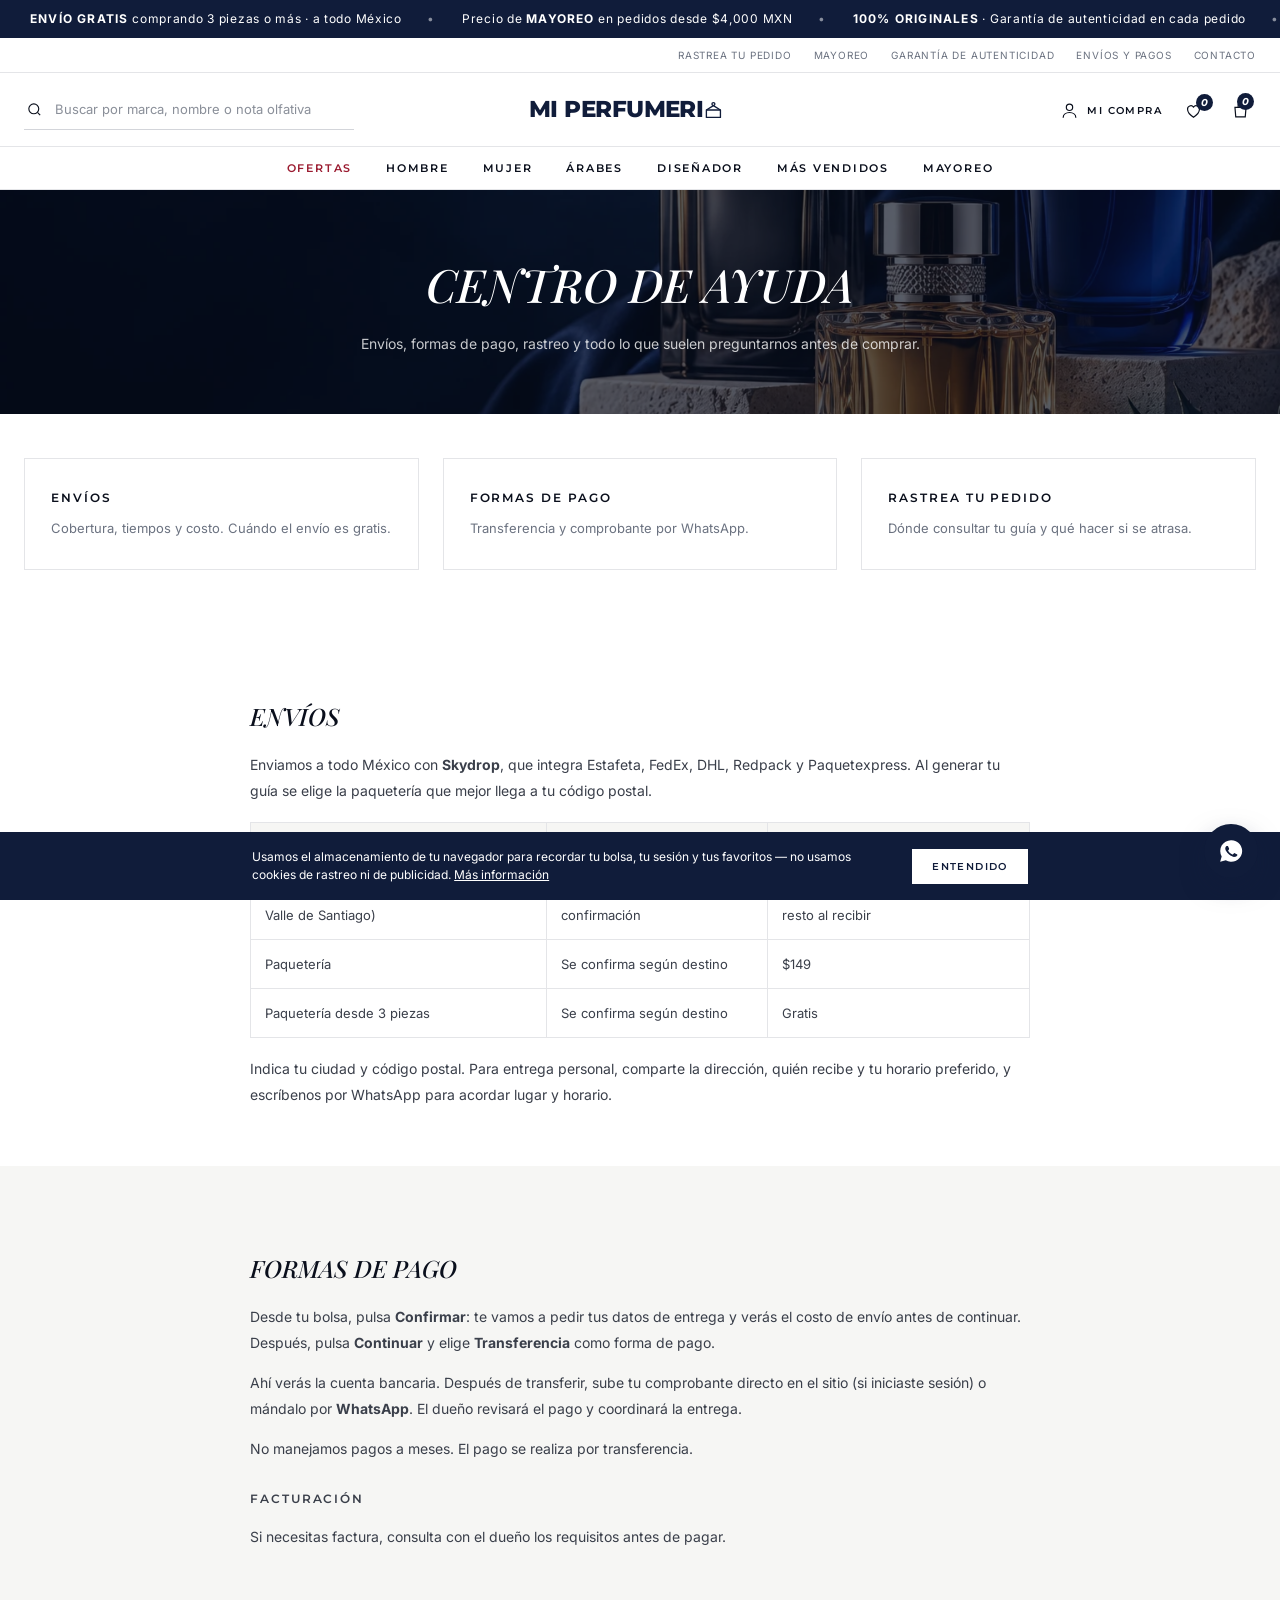
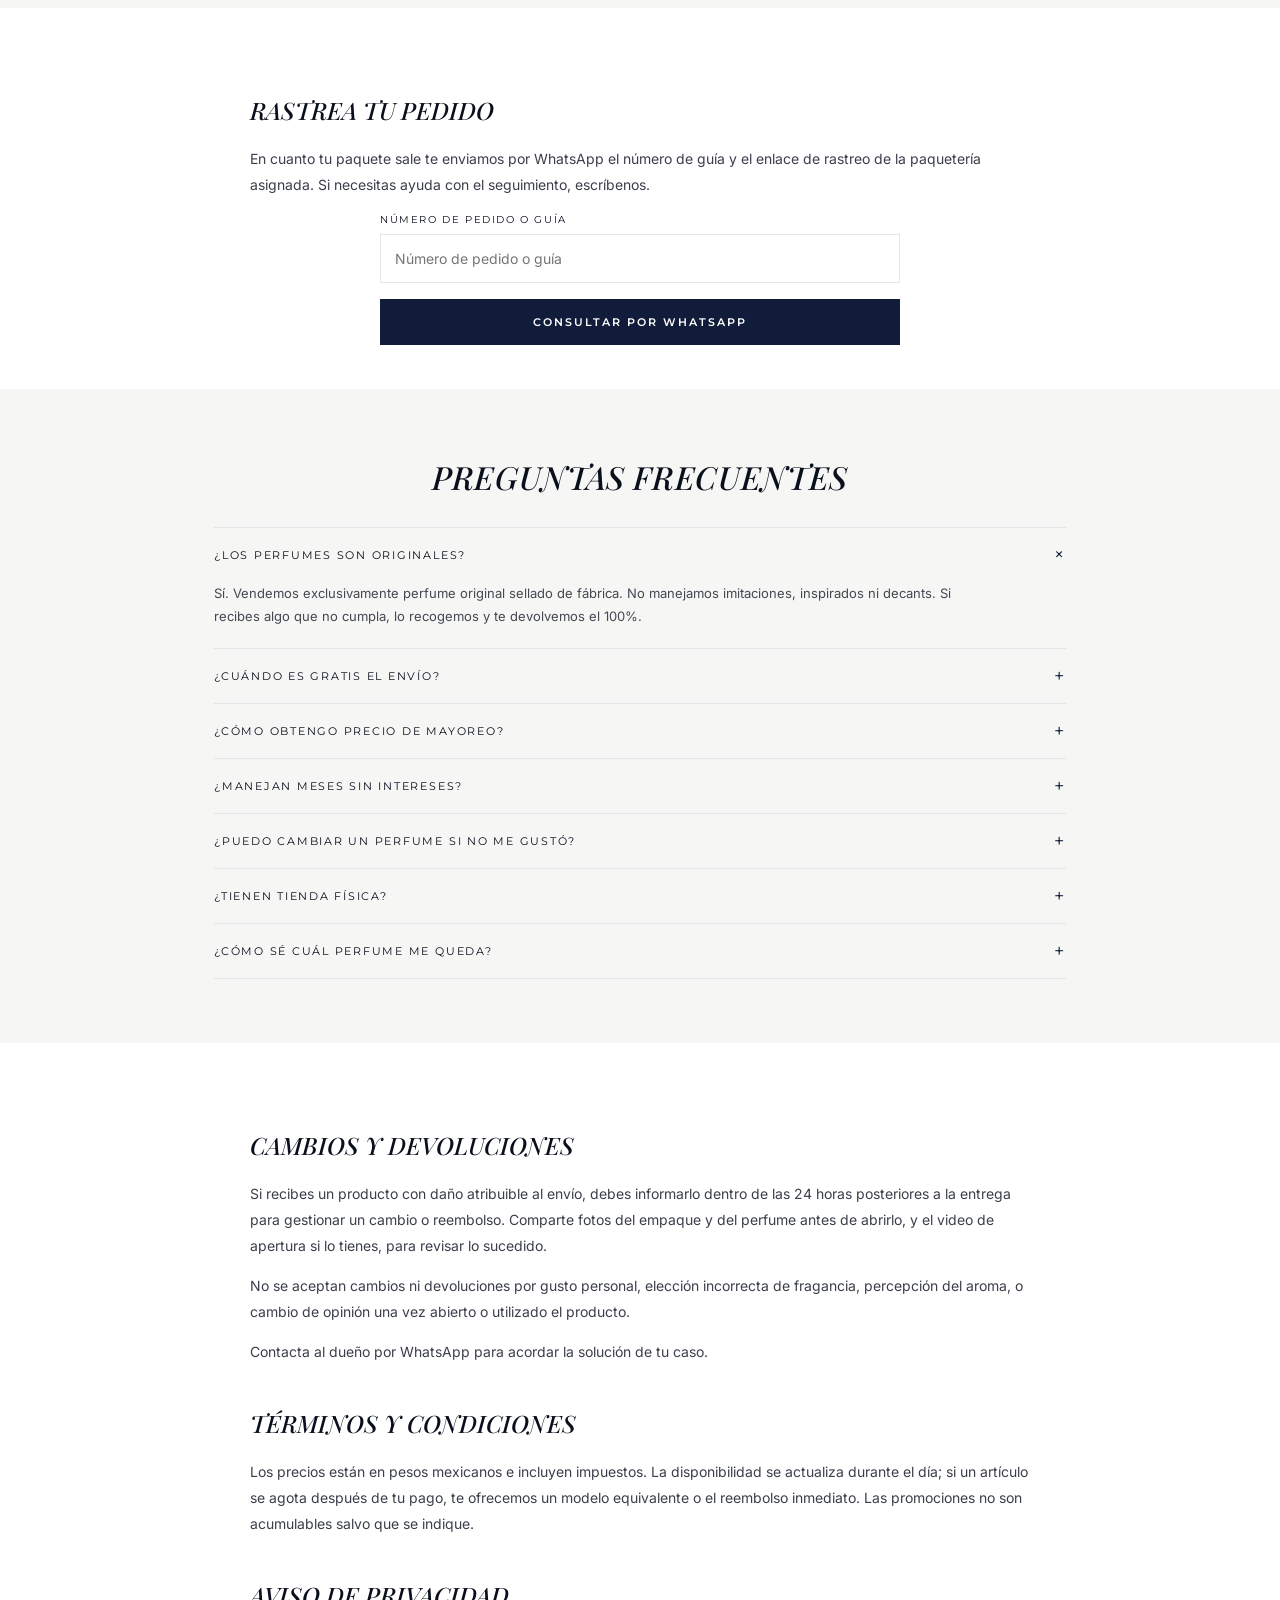
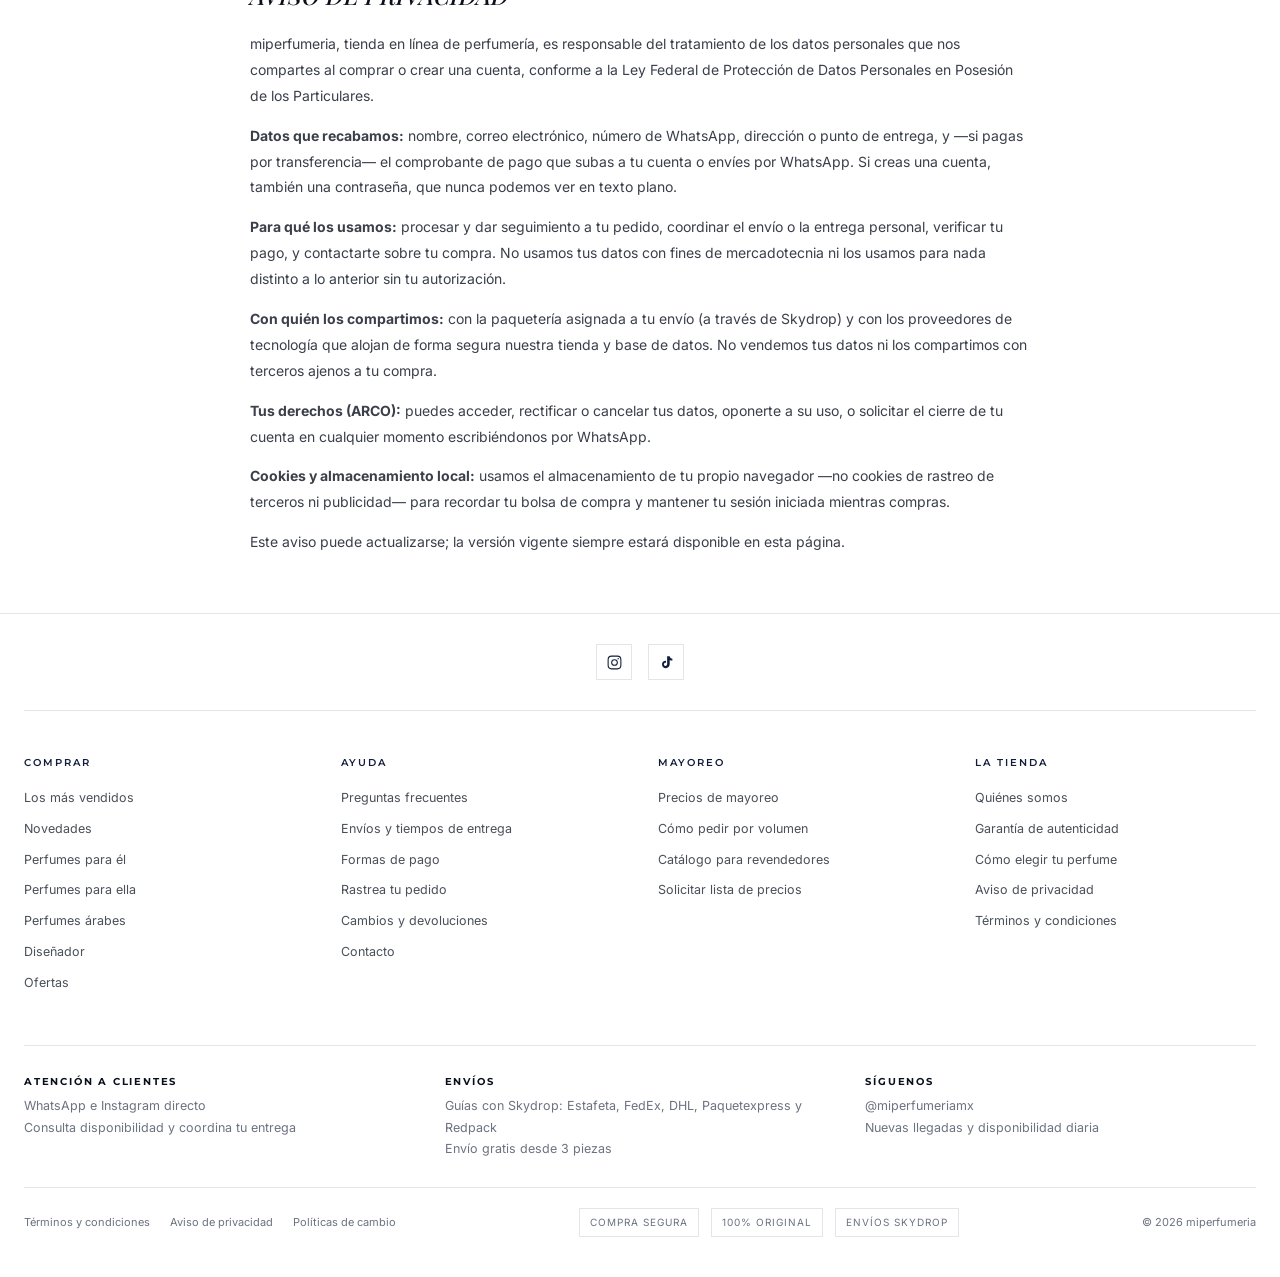
<file: ayuda.html>
<!DOCTYPE html>
<html lang="es-MX">
<head>
<meta charset="utf-8">
<meta name="viewport" content="width=device-width, initial-scale=1">
<title>Ayuda: envíos, pagos y preguntas frecuentes | miperfumeria</title>
<meta name="description" content="Resuelve tus dudas sobre envíos, tiempos de entrega, formas de pago, cambios y devoluciones en miperfumeria.">
<link rel="preconnect" href="https://fonts.googleapis.com">
<link rel="preconnect" href="https://fonts.gstatic.com" crossorigin>
<link href="https://fonts.googleapis.com/css2?family=Inter:wght@400;500;600&family=Montserrat:wght@600;700;800&family=Playfair+Display:ital,wght@0,500;1,400;1,500&display=swap" rel="stylesheet">
<link rel="stylesheet" href="assets/css/styles.css">
</head>
<body>
<div id="site-header"></div>

<div class="page-hero">
  <div class="hero-bg" data-bg="azul"></div>
  <div class="wrap">
    <h1>Centro de ayuda</h1>
    <p>Envíos, formas de pago, rastreo y todo lo que suelen preguntarnos antes de comprar.</p>
  </div>
</div>

<section class="tight">
  <div class="wrap">
    <div class="cards-3">
      <a class="info-card" href="#envios"><h3>Envíos</h3><p>Cobertura, tiempos y costo. Cuándo el envío es gratis.</p></a>
      <a class="info-card" href="#pagos"><h3>Formas de pago</h3><p>Transferencia y comprobante por WhatsApp.</p></a>
      <a class="info-card" href="#rastreo"><h3>Rastrea tu pedido</h3><p>Dónde consultar tu guía y qué hacer si se atrasa.</p></a>
    </div>
  </div>
</section>

<section class="tight" id="envios">
  <div class="wrap-narrow">
    <div class="prose">
      <h2>Envíos</h2>
      <p>Enviamos a todo México con <strong>Skydrop</strong>, que integra Estafeta, FedEx, DHL, Redpack y Paquetexpress. Al generar tu guía se elige la paquetería que mejor llega a tu código postal.</p>
      <table><tr><th>Modalidad</th><th>Tiempo</th><th>Costo</th></tr>
        <tr><td>Entrega personal (Salamanca, Irapuato y Valle de Santiago)</td><td>Horario solicitado, sujeto a confirmación</td><td>30% de anticipo por transferencia; resto al recibir</td></tr>
        <tr><td>Paquetería</td><td>Se confirma según destino</td><td>$149</td></tr>
        <tr><td>Paquetería desde 3 piezas</td><td>Se confirma según destino</td><td>Gratis</td></tr></table>
      <p>Indica tu ciudad y código postal. Para entrega personal, comparte la dirección, quién recibe y tu horario preferido, y escríbenos por WhatsApp para acordar lugar y horario.</p>
    </div>
  </div>
</section>

<section class="sec-bone tight" id="pagos">
  <div class="wrap-narrow">
    <div class="prose">
      <h2>Formas de pago</h2>
      <p>Desde tu bolsa, pulsa <strong>Confirmar</strong>: te vamos a pedir tus datos de entrega y verás el costo de envío antes de continuar. Después, pulsa <strong>Continuar</strong> y elige <strong>Transferencia</strong> como forma de pago.</p>
      <p>Ahí verás la cuenta bancaria. Después de transferir, sube tu comprobante directo en el sitio (si iniciaste sesión) o mándalo por <strong>WhatsApp</strong>. El dueño revisará el pago y coordinará la entrega.</p>
      <p>No manejamos pagos a meses. El pago se realiza por transferencia.</p>
      <h3>Facturación</h3>
      <p>Si necesitas factura, consulta con el dueño los requisitos antes de pagar.</p>
    </div>
  </div>
</section>

<section class="tight" id="rastreo">
  <div class="wrap-narrow">
    <div class="prose">
      <h2>Rastrea tu pedido</h2>
      <p>En cuanto tu paquete sale te enviamos por WhatsApp el número de guía y el enlace de rastreo de la paquetería asignada. Si necesitas ayuda con el seguimiento, escríbenos.</p>
    </div>
    <form style="max-width:520px;margin:0 auto" onsubmit="event.preventDefault();location.href=TIENDA.whatsapp+'?text='+encodeURIComponent('Hola, quiero consultar el estado de mi pedido o guía: '+this.querySelector('input').value)">
      <label class="field"><span>Número de pedido o guía</span><input required placeholder="Número de pedido o guía"></label>
      <button class="btn btn-block" type="submit">Consultar por WhatsApp</button>
    </form>
  </div>
</section>

<section class="sec-bone" id="faq">
  <div class="wrap-narrow">
    <div class="sec-head"><h2 class="sec-title">Preguntas frecuentes</h2></div>
    <div class="acc">
      <div class="acc-item is-on"><button class="acc-btn">¿Los perfumes son originales? <span class="sign">+</span></button>
        <div class="acc-panel">Sí. Vendemos exclusivamente perfume original sellado de fábrica. No manejamos imitaciones, inspirados ni decants. Si recibes algo que no cumpla, lo recogemos y te devolvemos el 100%.</div></div>
      <div class="acc-item"><button class="acc-btn">¿Cuándo es gratis el envío? <span class="sign">+</span></button>
        <div class="acc-panel">Comprando 3 piezas o más en el mismo pedido, sin importar el estado al que se envíe.</div></div>
      <div class="acc-item"><button class="acc-btn">¿Cómo obtengo precio de mayoreo? <span class="sign">+</span></button>
        <div class="acc-panel">Llegando a $4,000 en un mismo pedido. Puedes mezclar los modelos que quieras, no hay que comprar caja cerrada. Revisa la <a href="mayoreo.html">página de mayoreo</a>.</div></div>
      <div class="acc-item"><button class="acc-btn">¿Manejan meses sin intereses? <span class="sign">+</span></button>
        <div class="acc-panel">No. El pago se realiza por transferencia y la compra se coordina por WhatsApp.</div></div>
      <div class="acc-item"><button class="acc-btn">¿Puedo cambiar un perfume si no me gustó? <span class="sign">+</span></button>
        <div class="acc-panel">No se aceptan cambios ni devoluciones por gusto personal, elección incorrecta de fragancia, percepción del aroma o cambio de opinión una vez abierto o utilizado el producto. Si llegó dañado durante el envío, repórtalo dentro de las 24 horas posteriores a la entrega con evidencia, para gestionar un cambio o reembolso.</div></div>
      <div class="acc-item"><button class="acc-btn">¿Tienen tienda física? <span class="sign">+</span></button>
        <div class="acc-panel">La venta es en línea y por Instagram. Hacemos entregas personales en ubicaciones y horarios acordados por WhatsApp.</div></div>
      <div class="acc-item"><button class="acc-btn">¿Cómo sé cuál perfume me queda? <span class="sign">+</span></button>
        <div class="acc-panel">Escríbenos y te preguntamos tres cosas: para qué ocasión, qué aromas te gustan y tu presupuesto. Con eso te damos dos o tres opciones concretas. También puedes leer la <a href="autenticidad.html#guia">guía para elegir</a>.</div></div>
    </div>
  </div>
</section>

<section class="tight" id="devoluciones">
  <div class="wrap-narrow">
    <div class="prose">
      <h2>Cambios y devoluciones</h2>
      <p>Si recibes un producto con daño atribuible al envío, debes informarlo dentro de las 24 horas posteriores a la entrega para gestionar un cambio o reembolso. Comparte fotos del empaque y del perfume antes de abrirlo, y el video de apertura si lo tienes, para revisar lo sucedido.</p>
      <p>No se aceptan cambios ni devoluciones por gusto personal, elección incorrecta de fragancia, percepción del aroma, o cambio de opinión una vez abierto o utilizado el producto.</p>
      <p>Contacta al dueño por WhatsApp para acordar la solución de tu caso.</p>

      <h2 id="terminos">Términos y condiciones</h2>
      <p>Los precios están en pesos mexicanos e incluyen impuestos. La disponibilidad se actualiza durante el día; si un artículo se agota después de tu pago, te ofrecemos un modelo equivalente o el reembolso inmediato. Las promociones no son acumulables salvo que se indique.</p>

      <h2 id="privacidad">Aviso de privacidad</h2>
      <p>miperfumeria, tienda en línea de perfumería, es responsable del tratamiento de los datos personales que nos compartes al comprar o crear una cuenta, conforme a la Ley Federal de Protección de Datos Personales en Posesión de los Particulares.</p>
      <p><strong>Datos que recabamos:</strong> nombre, correo electrónico, número de WhatsApp, dirección o punto de entrega, y —si pagas por transferencia— el comprobante de pago que subas a tu cuenta o envíes por WhatsApp. Si creas una cuenta, también una contraseña, que nunca podemos ver en texto plano.</p>
      <p><strong>Para qué los usamos:</strong> procesar y dar seguimiento a tu pedido, coordinar el envío o la entrega personal, verificar tu pago, y contactarte sobre tu compra. No usamos tus datos con fines de mercadotecnia ni los usamos para nada distinto a lo anterior sin tu autorización.</p>
      <p><strong>Con quién los compartimos:</strong> con la paquetería asignada a tu envío (a través de Skydrop) y con los proveedores de tecnología que alojan de forma segura nuestra tienda y base de datos. No vendemos tus datos ni los compartimos con terceros ajenos a tu compra.</p>
      <p><strong>Tus derechos (ARCO):</strong> puedes acceder, rectificar o cancelar tus datos, oponerte a su uso, o solicitar el cierre de tu cuenta en cualquier momento escribiéndonos por WhatsApp.</p>
      <p><strong>Cookies y almacenamiento local:</strong> usamos el almacenamiento de tu propio navegador —no cookies de rastreo de terceros ni publicidad— para recordar tu bolsa de compra y mantener tu sesión iniciada mientras compras.</p>
      <p>Este aviso puede actualizarse; la versión vigente siempre estará disponible en esta página.</p>
    </div>
  </div>
</section>

<div id="site-footer"></div>

<script src="assets/js/data.js"></script>
<script src="assets/js/supabase.js"></script>
<script src="assets/js/data-live.js"></script>
<script src="assets/js/layout.js"></script>
<script src="assets/js/app.js"></script>
<script>function pageInit(){}</script>
</body>
</html>
</file>
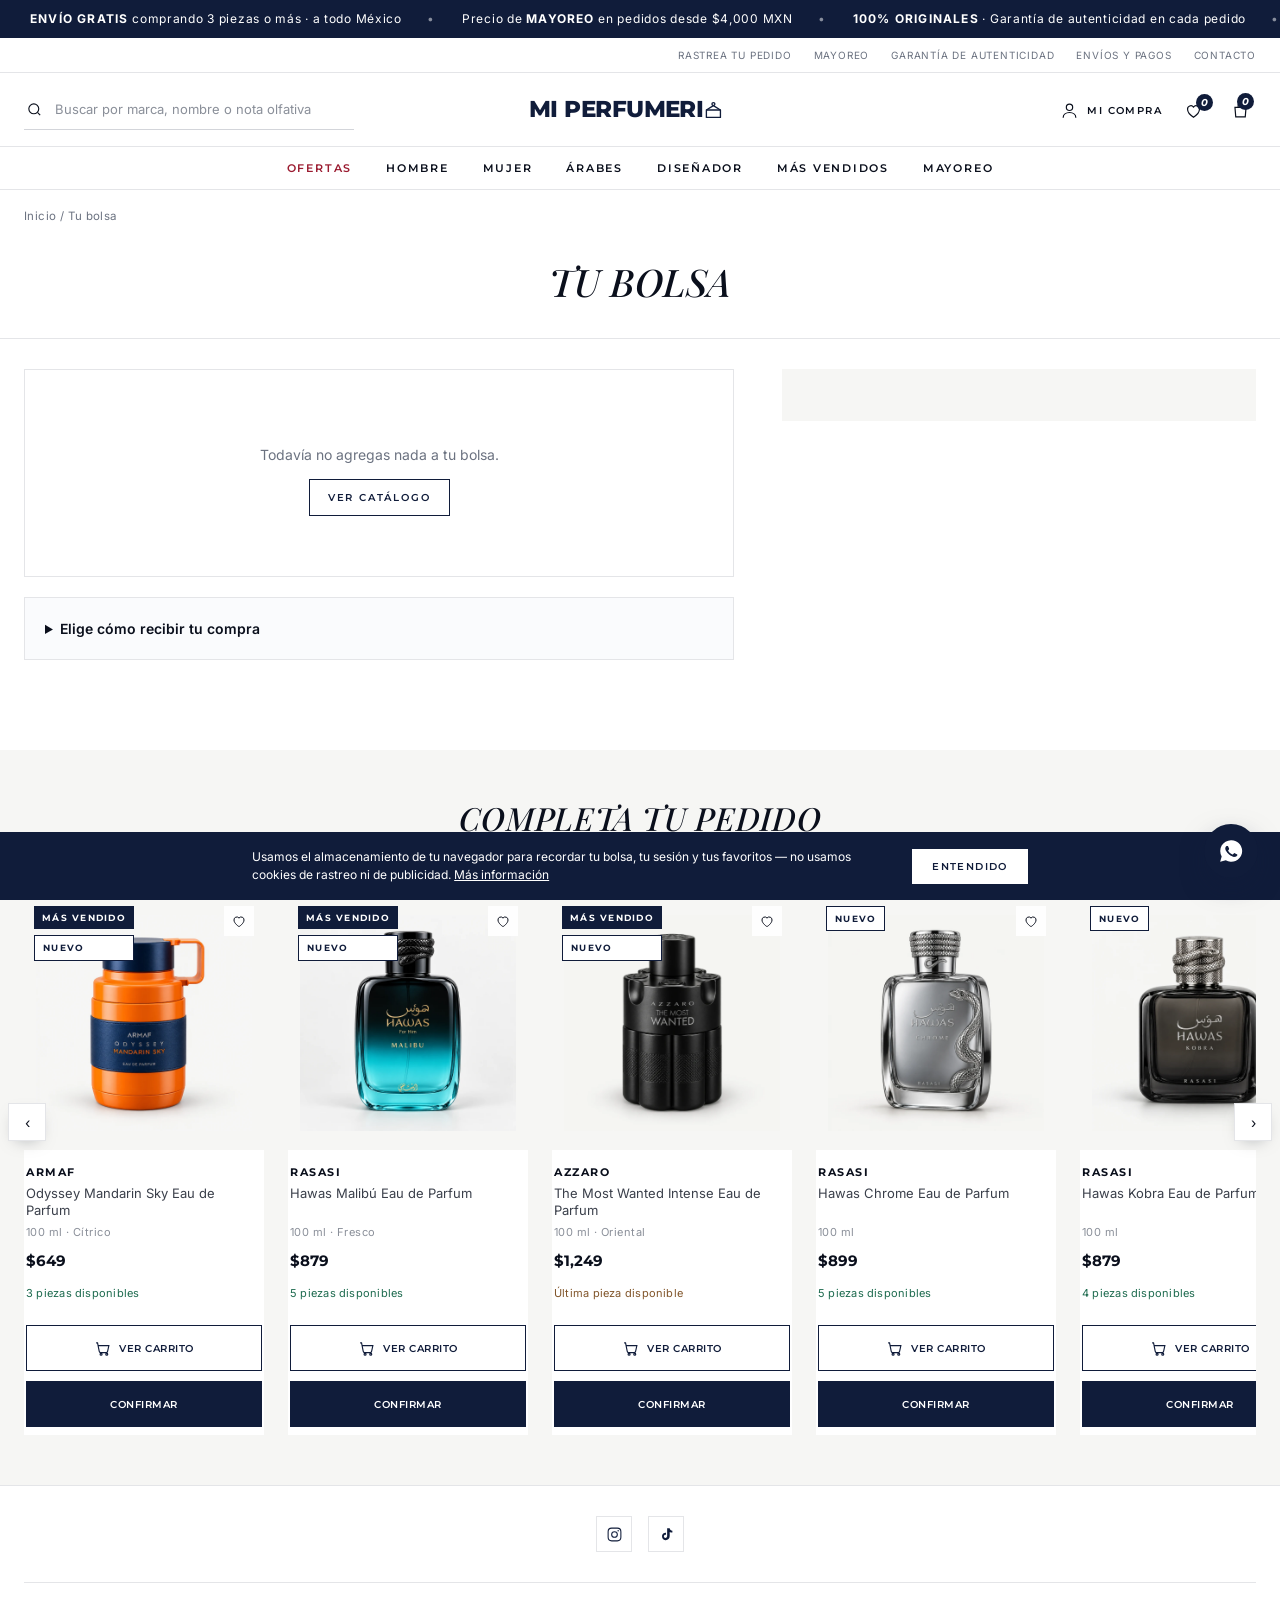
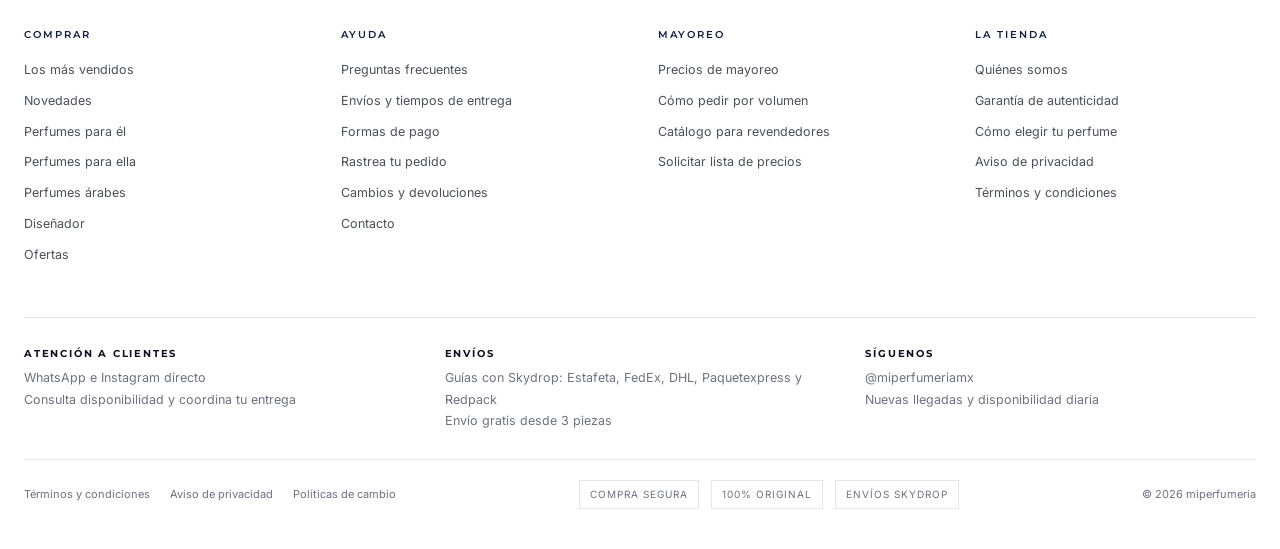
<file: carrito.html>
<!DOCTYPE html>
<html lang="es-MX">
<head>
<meta charset="utf-8">
<meta name="viewport" content="width=device-width, initial-scale=1">
<title>Tu bolsa | miperfumeria</title>
<meta name="robots" content="noindex, follow">
<link rel="preconnect" href="https://fonts.googleapis.com">
<link rel="preconnect" href="https://fonts.gstatic.com" crossorigin>
<link href="https://fonts.googleapis.com/css2?family=Inter:wght@400;500;600&family=Montserrat:wght@600;700;800&family=Playfair+Display:ital,wght@0,500;1,400;1,500&display=swap" rel="stylesheet">
<link rel="stylesheet" href="assets/css/styles.css">
</head>
<body>
<div id="site-header"></div>

<div class="wrap">
  <div class="breadcrumb"><a href="index.html">Inicio</a> / <span>Tu bolsa</span></div>
</div>

<div class="plp-head"><div class="wrap"><h1>Tu bolsa</h1></div></div>

<div class="wrap">
  <div class="checkout">
    <div><div id="items"></div><div id="deliveryChoice"></div></div>
    <aside>
      <div class="summary" id="sum"></div>
    </aside>
  </div>
</div>

<section class="sec-bone tight">
  <div class="wrap">
    <div class="sec-head"><h2 class="sec-title">Completa tu pedido</h2>
      <p class="sec-sub">Llegando a 3 piezas tu envío es gratis</p></div>
    <div class="rail-wrap">
      <button class="rail-btn prev">‹</button>
      <div class="rail" id="railSug"></div>
      <button class="rail-btn next">›</button>
    </div>
  </div>
</section>

<div id="site-footer"></div>

<script src="assets/js/data.js"></script>
<script src="assets/js/supabase.js"></script>
<script src="assets/js/data-live.js"></script>
<script src="assets/js/layout.js"></script>
<script src="assets/js/app.js"></script>
<script>
function onCartChange(){ pintarPagina(); }
function pintarPagina(){
  const c = getCart(), cont = document.querySelector("#items"), sum = document.querySelector("#sum");
  if(!cont) return;
  if(!c.length){
    cont.innerHTML = `<div class="empty-state" style="border:1px solid var(--line)">
      <p>Todavía no agregas nada a tu bolsa.</p>
      <a class="btn btn-ghost btn-sm" href="catalogo.html">Ver catálogo</a></div>`;
    sum.innerHTML = "";
    return;
  }
  cont.innerHTML = c.map(i=>{
    const p = byId(i.id);
    return `<div class="mini-item" style="grid-template-columns:110px 1fr auto">
      <div class="thumb">${cardArt(p)}</div>
      <div>
        <h5>${p.marca}</h5>
        <p style="font-size:14px;margin-bottom:4px"><a href="producto.html?id=${p.id}">${p.nombre}</a></p>
        <p style="color:var(--muted-2);font-size:12px">${p.ml} · ${p.familia}</p>
        <div class="qty"><button onclick="changeQty('${p.id}',-1)">−</button><span>${i.q}</span><button onclick="changeQty('${p.id}',1)">+</button></div>
        <br><a class="rm" onclick="removeItem('${p.id}')">Eliminar</a>
      </div>
      <div style="text-align:right">
        <strong style="font-family:var(--f-brand);font-size:15px">${MONEDA(cartUnitPrice(p)*i.q)}</strong>
        ${p.lista?`<div class="price-was" style="font-size:12px">${MONEDA(p.lista*i.q)}</div>`:""}
      </div>
    </div>`;
  }).join("");

  const piezas = cartCount(), sub = cartTotal();
  const envio = !piezas || piezas >= TIENDA.envioGratisPiezas ? 0 : 149;
  const mayoreo = cartWholesale();
  sum.innerHTML = `
    <h3>Resumen</h3>
    <div class="sum-row"><span>Subtotal (${piezas} pza)</span><span>${MONEDA(sub)}</span></div>
    <div class="sum-row"><span>${deliveryData().method==='personal'?'Entrega personal':'Envío con Skydrop'}</span><span>${deliveryData().method==='personal'?'Por confirmar':envio ? MONEDA(envio) : 'Gratis'}</span></div>
    ${mayoreo ? `<div class="sum-row" style="color:var(--ok)"><span>Precio mayoreo</span><span>Aplicado ✓</span></div>`
              : `<div class="sum-row" style="color:var(--muted)"><span>Faltan ${MONEDA(TIENDA.mayoreoMonto-cartBaseTotal())} para mayoreo</span><span></span></div>`}
    <div class="sum-row total"><span>${deliveryData().method==='personal'?'Subtotal sin entrega':'Total con paquetería'}</span><span>${MONEDA(sub+(deliveryData().method==='personal'?0:envio))}</span></div>
    <div class="purchase-actions">${purchaseActions(c,null,false)}</div>
    <a class="btn btn-block btn-ghost" style="margin-top:8px" href="catalogo.html">Seguir comprando</a>
    <p style="font-size:11.5px;color:var(--muted);margin-top:16px;line-height:1.7">
      Pago por transferencia. El dueño confirma disponibilidad, revisa el pago y coordina la entrega por WhatsApp.</p>`;
}
function pageInit(){
  pintarPagina();
  const enCarrito = getCart().map(i=>i.id);
  renderCards(PRODUCTOS.filter(p=>!enCarrito.includes(p.id) && disponible(p)).slice(0,8), "#railSug");
}
</script>
</body>
</html>
</file>
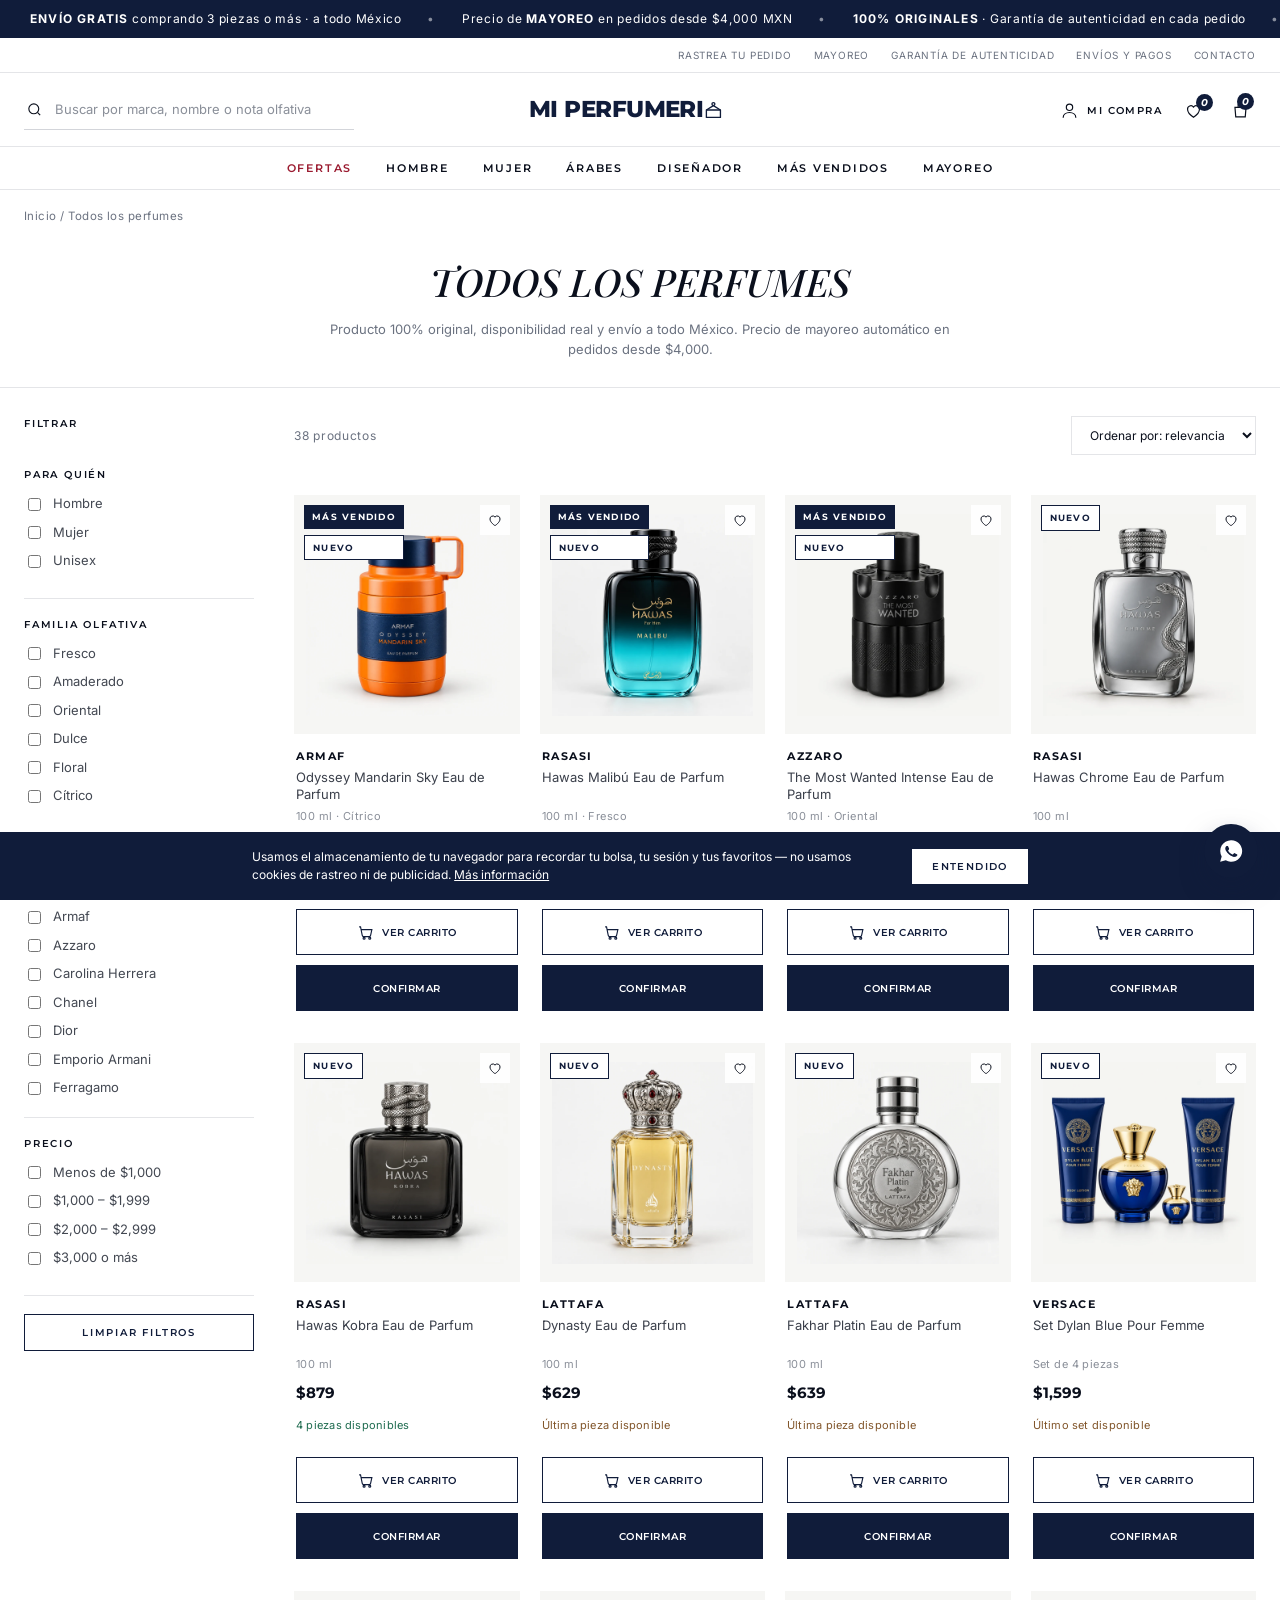
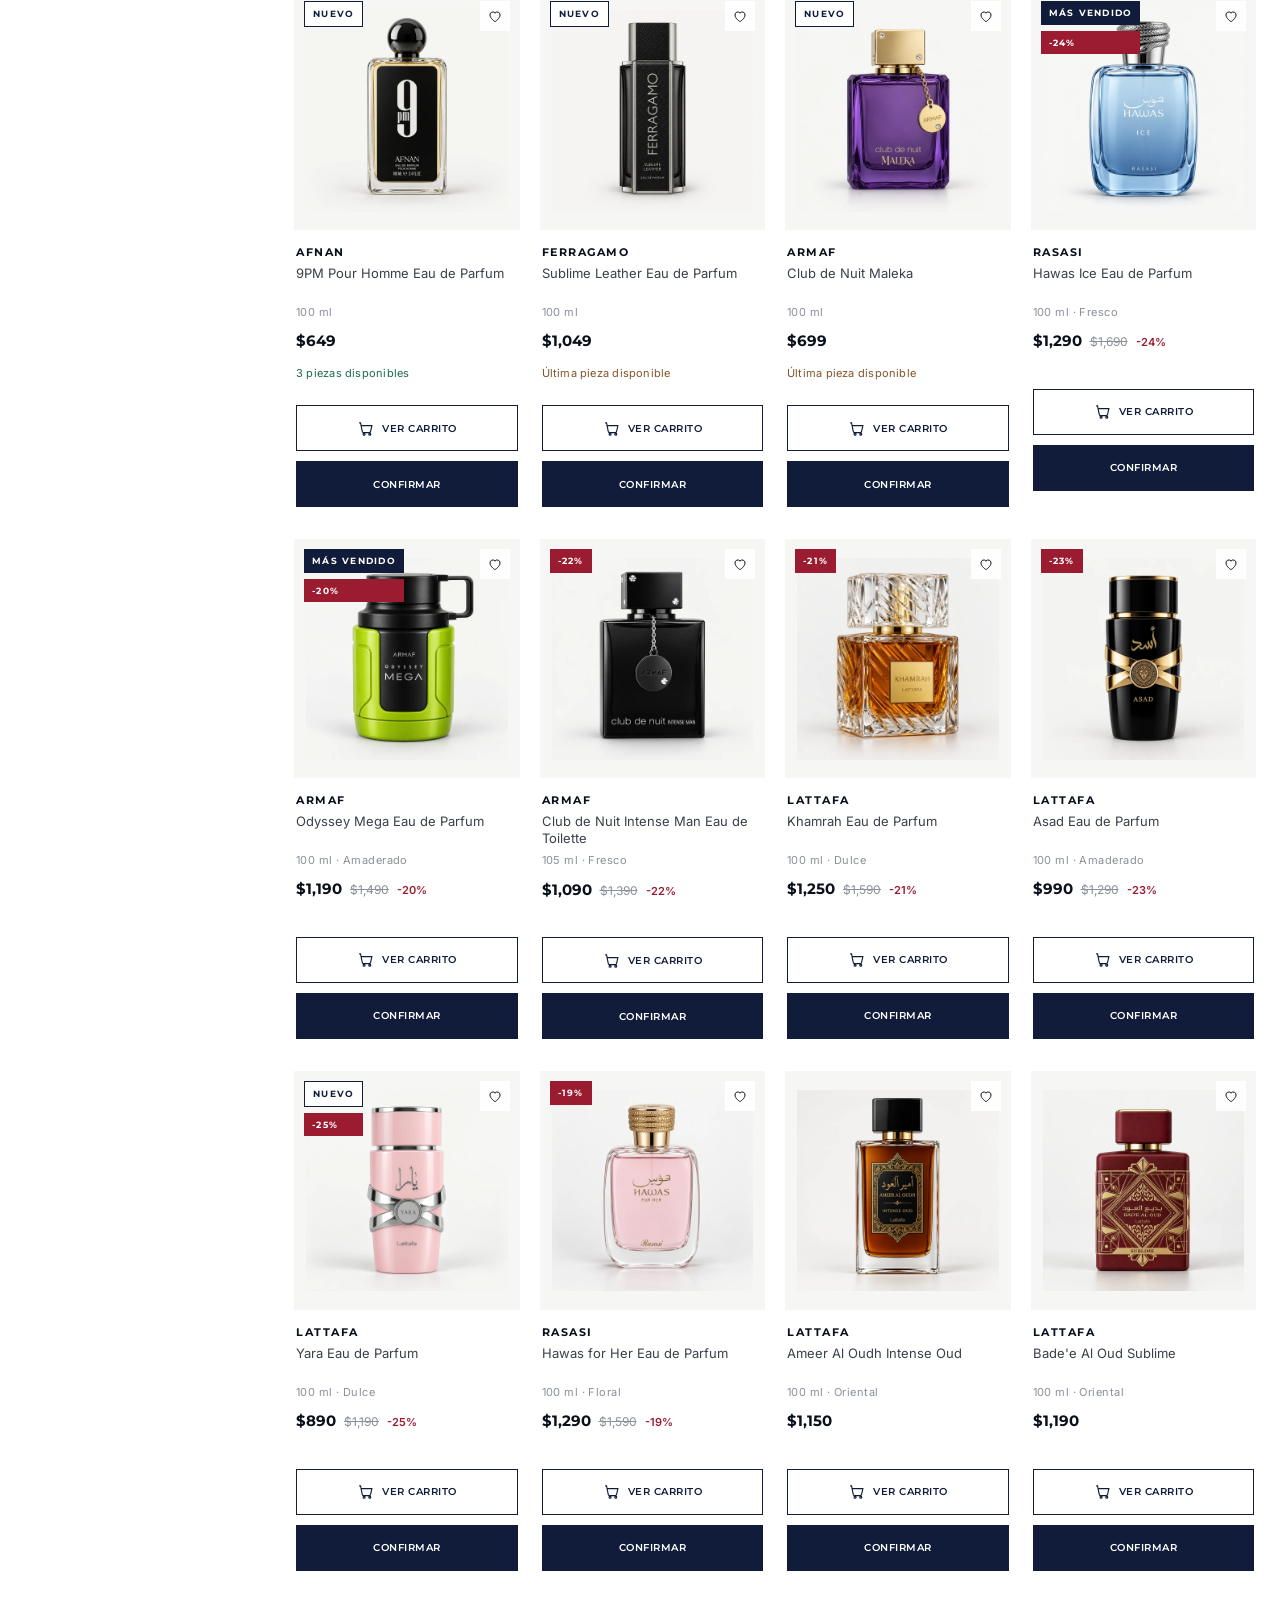
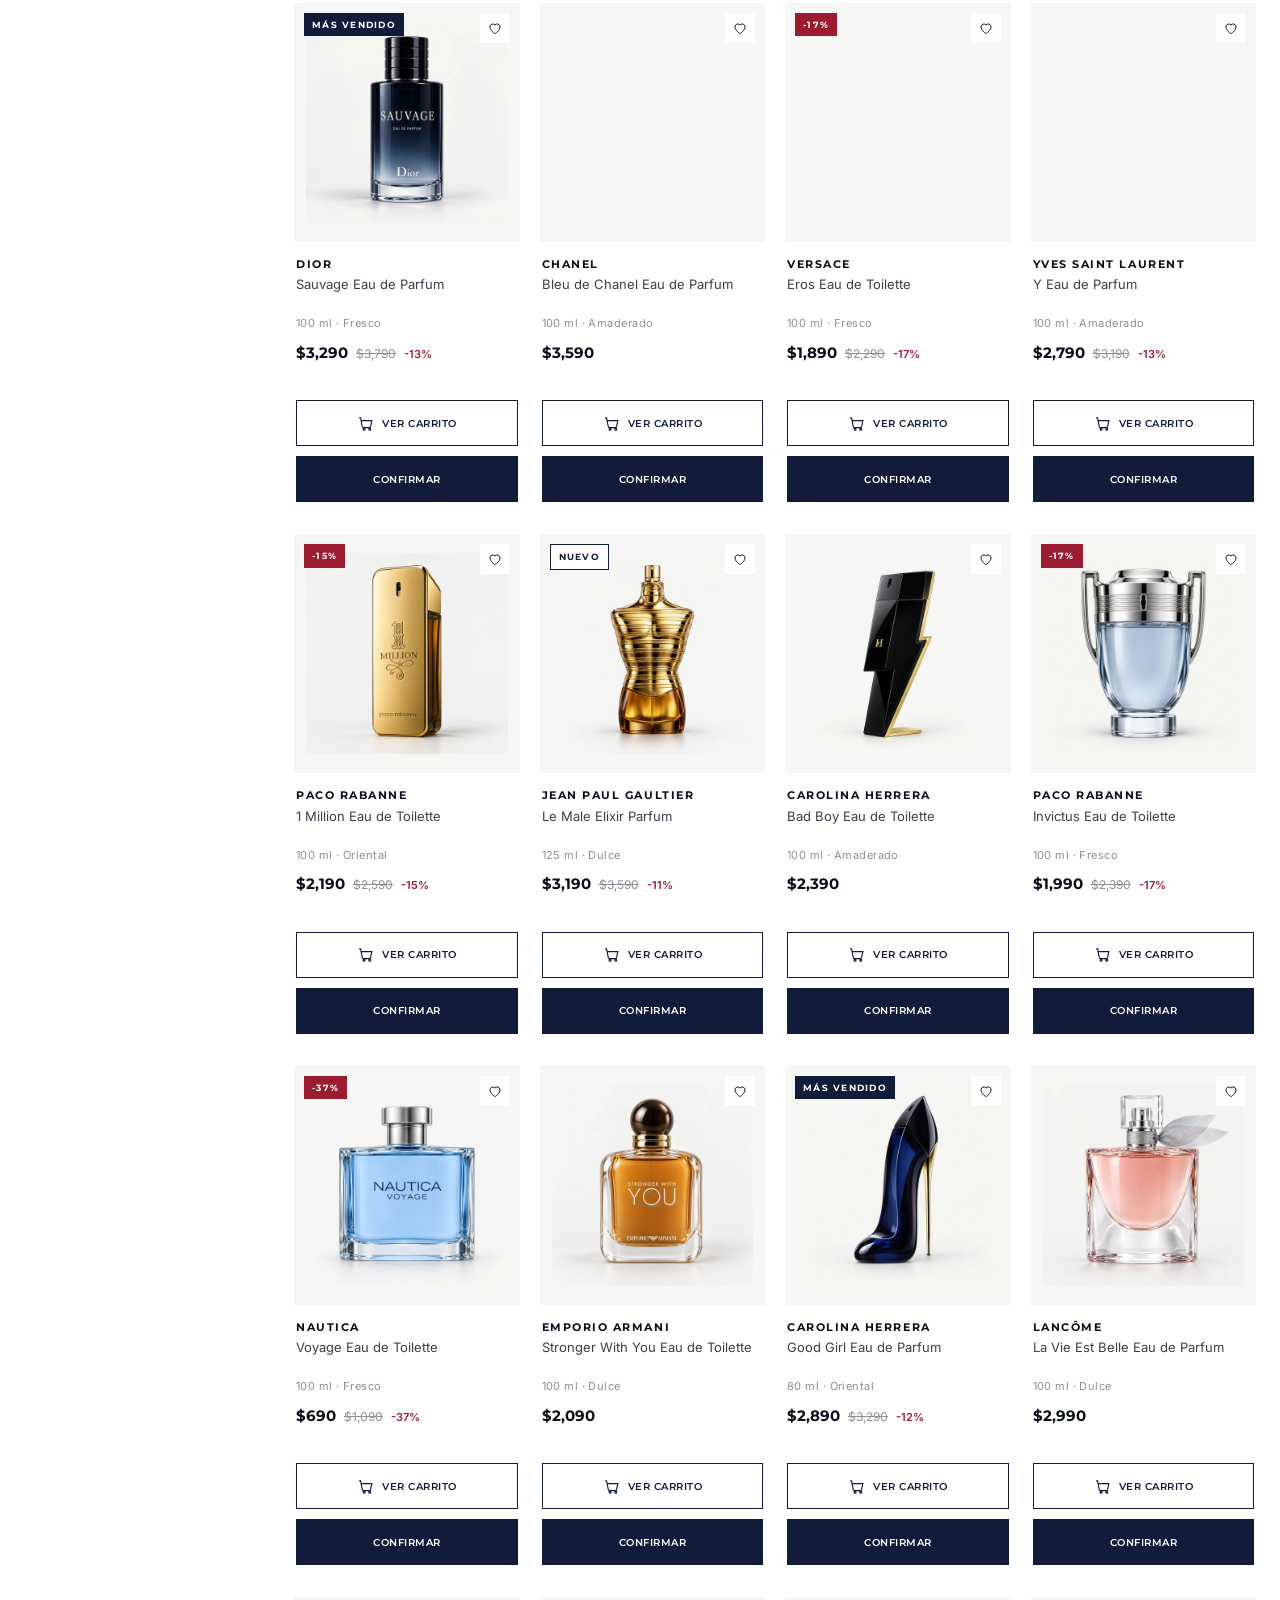
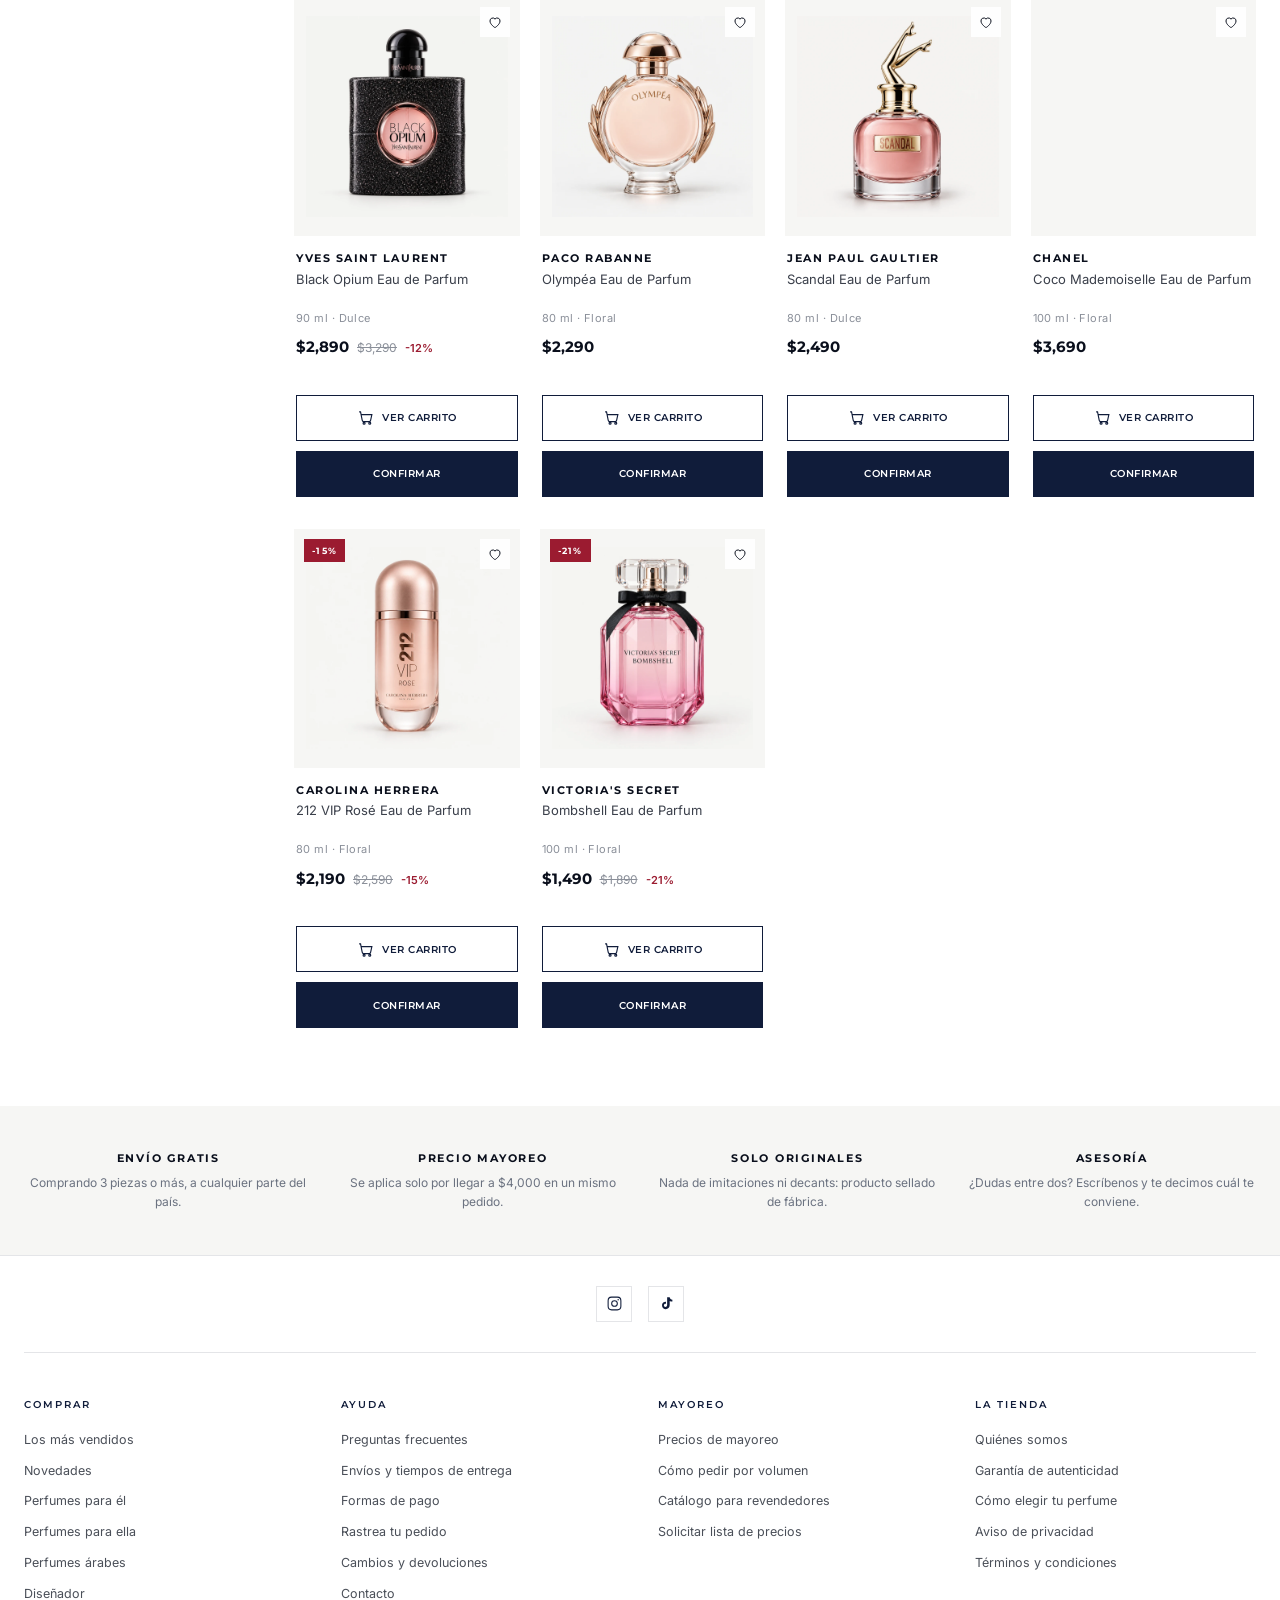
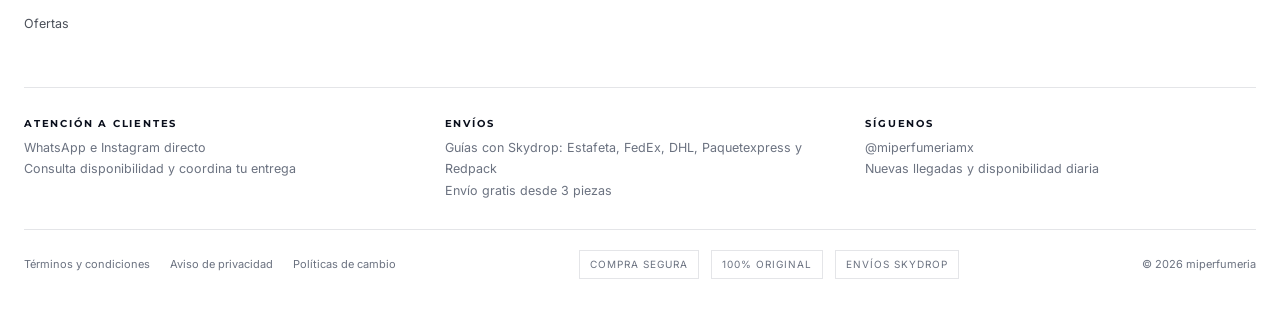
<file: catalogo.html>
<!DOCTYPE html>
<html lang="es-MX">
<head>
<meta charset="utf-8">
<meta name="viewport" content="width=device-width, initial-scale=1">
<title>Catálogo de perfumes | miperfumeria</title>
<meta name="description" content="Catálogo completo de perfumes originales: diseñador y árabes, para hombre, mujer y unisex.">
<link rel="preconnect" href="https://fonts.googleapis.com">
<link rel="preconnect" href="https://fonts.gstatic.com" crossorigin>
<link href="https://fonts.googleapis.com/css2?family=Inter:wght@400;500;600&family=Montserrat:wght@600;700;800&family=Playfair+Display:ital,wght@0,500;1,400;1,500&display=swap" rel="stylesheet">
<link rel="stylesheet" href="assets/css/styles.css">
</head>
<body>
<div id="site-header"></div>

<div class="wrap">
  <div class="breadcrumb"><a href="index.html">Inicio</a> / <span id="crumb">Catálogo</span></div>
</div>

<div class="plp-head">
  <div class="wrap">
    <h1 id="plpTitle">Todos los perfumes</h1>
    <p id="plpDesc">Producto 100% original, disponibilidad real y envío a todo México. Precio de mayoreo automático en pedidos desde $4,000.</p>
  </div>
</div>

<div class="wrap">
  <div class="plp-layout">
    <!-- ============ FILTROS ============ -->
    <aside class="filters" id="filters">
      <div style="display:flex;justify-content:space-between;align-items:center;margin-bottom:18px">
        <h4 style="margin:0">Filtrar</h4>
        <button data-close="filters" class="filters-toggle" onclick="document.getElementById('filters').classList.remove('is-on');document.getElementById('overlay').classList.remove('is-on')">Cerrar ✕</button>
      </div>

      <div class="filter-group">
        <h4>Para quién</h4>
        <label><input type="checkbox" data-k="genero" value="hombre"> Hombre</label>
        <label><input type="checkbox" data-k="genero" value="mujer"> Mujer</label>
        <label><input type="checkbox" data-k="genero" value="unisex"> Unisex</label>
      </div>

      <div class="filter-group">
        <h4>Familia olfativa</h4>
        <div id="fFamilia"></div>
      </div>

      <div class="filter-group">
        <h4>Marca</h4>
        <div id="fMarca" style="max-height:220px;overflow:auto"></div>
      </div>

      <div class="filter-group">
        <h4>Precio</h4>
        <label><input type="checkbox" data-k="precio" value="0-999"> Menos de $1,000</label>
        <label><input type="checkbox" data-k="precio" value="1000-1999"> $1,000 – $1,999</label>
        <label><input type="checkbox" data-k="precio" value="2000-2999"> $2,000 – $2,999</label>
        <label><input type="checkbox" data-k="precio" value="3000-99999"> $3,000 o más</label>
      </div>

      <button class="btn btn-ghost btn-sm btn-block" style="margin-top:18px" onclick="limpiar()">Limpiar filtros</button>
    </aside>

    <!-- ============ RESULTADOS ============ -->
    <div>
      <div class="toolbar">
        <button class="btn btn-ghost btn-sm filters-toggle" onclick="document.getElementById('filters').classList.add('is-on');document.getElementById('overlay').classList.add('is-on')">Filtrar</button>
        <span class="count" id="count">—</span>
        <select id="orden" aria-label="Ordenar por">
          <option value="">Ordenar por: relevancia</option>
          <option value="precio-asc">Precio: menor a mayor</option>
          <option value="precio-desc">Precio: mayor a menor</option>
          <option value="rating">Mejor calificados</option>
          <option value="nuevo">Novedades primero</option>
        </select>
      </div>
      <div class="chips" id="chips"></div>
      <div class="grid-products" id="grid"></div>
      <div id="vacio" style="display:none" class="empty-state">
        <p>No encontramos perfumes con esos filtros.</p>
        <button class="btn btn-ghost btn-sm" onclick="limpiar()">Quitar filtros</button>
      </div>
    </div>
  </div>
</div>

<!-- ============ BLOQUE DE CONFIANZA ============ -->
<section class="sec-bone tight">
  <div class="wrap">
    <div class="service-strip">
      <div class="service-item"><b>Envío gratis</b><p>Comprando 3 piezas o más, a cualquier parte del país.</p></div>
      <div class="service-item"><b>Precio mayoreo</b><p>Se aplica solo por llegar a $4,000 en un mismo pedido.</p></div>
      <div class="service-item"><b>Solo originales</b><p>Nada de imitaciones ni decants: producto sellado de fábrica.</p></div>
      <div class="service-item"><b>Asesoría</b><p>¿Dudas entre dos? Escríbenos y te decimos cuál te conviene.</p></div>
    </div>
  </div>
</section>

<div id="site-footer"></div>

<script src="assets/js/data.js"></script>
<script src="assets/js/supabase.js"></script>
<script src="assets/js/data-live.js"></script>
<script src="assets/js/layout.js"></script>
<script src="assets/js/app.js"></script>
<script>
function limpiar(){
  document.querySelectorAll('.filters input[type=checkbox]').forEach(i=>i.checked=false);
  history.replaceState({}, "", "catalogo.html");
  pintar();
}
function pintar(){
  const arr = filtrar();
  document.querySelector("#grid").innerHTML = arr.map(cardHTML).join("");
  document.querySelector("#count").textContent = arr.length + (arr.length===1?" producto":" productos");
  document.querySelector("#vacio").style.display = arr.length ? "none" : "block";
  document.querySelector("#vacio p").textContent = params().get("f")==="favoritos" ? "Todavía no guardaste ningún perfume. Toca el ♡ en cualquier producto para agregarlo aquí." : "No encontramos perfumes con esos filtros.";

  // etiquetas activas
  const q = params(), chips = [];
  ["f","m","fam","q","max"].forEach(k=>{ if(q.get(k)) chips.push([k, q.get(k)]); });
  document.querySelector("#chips").innerHTML = chips.map(c=>{
    let t = c[1];
    if(c[0]==="max") t = "Hasta " + MONEDA(+c[1]);
    else if(c[0]==="q") t = '"' + c[1] + '"';
    else if(c[0]==="f") t = (CATEGORIAS.find(x=>x.slug===c[1])||{}).titulo || c[1];
    return `<span class="chip">${t} <a href="#" onclick="quitar('${c[0]}');return false">✕</a></span>`;
  }).join("");
}
function quitar(k){
  const q = params(); q.delete(k);
  history.replaceState({}, "", "catalogo.html?" + q.toString());
  pageInit();
}
function pageInit(){
  // construir listas de filtros
  document.querySelector("#fFamilia").innerHTML = FAMILIAS.map(f=>
    `<label><input type="checkbox" data-k="familia" value="${f}"> ${f}</label>`).join("");
  document.querySelector("#fMarca").innerHTML = MARCAS.map(m=>
    `<label><input type="checkbox" data-k="marca" value="${m}"> ${m}</label>`).join("");

  // título según el filtro de la URL
  const q = params(), f = q.get("f");
  const cat = CATEGORIAS.find(c=>c.slug===f);
  let titulo = "Todos los perfumes", desc = document.querySelector("#plpDesc").textContent;
  if(cat){ titulo = cat.titulo; desc = cat.desc; }
  if(q.get("m"))   { titulo = q.get("m"); desc = "Todas las fragancias disponibles de " + q.get("m") + "."; }
  if(q.get("fam")) { titulo = "Perfumes " + q.get("fam").toLowerCase() + "s"; desc = "Fragancias de la familia " + q.get("fam").toLowerCase() + "."; }
  if(q.get("q"))   { titulo = "Resultados para “" + q.get("q") + "”"; desc = "Busca por marca, nombre del perfume o nota olfativa."; }
  document.querySelector("#plpTitle").textContent = titulo;
  document.querySelector("#plpDesc").textContent = desc;
  document.querySelector("#crumb").textContent = titulo;
  document.title = titulo + " | miperfumeria";

  // marcar los filtros que vienen en la URL
  if(q.get("m"))   document.querySelector(`input[data-k="marca"][value="${q.get("m")}"]`)?.setAttribute("checked","");
  if(q.get("fam")) document.querySelector(`input[data-k="familia"][value="${q.get("fam")}"]`)?.setAttribute("checked","");

  document.querySelectorAll('.filters input, #orden').forEach(i=>i.addEventListener("change", pintar));
  pintar();
}
</script>
</body>
</html>
</file>
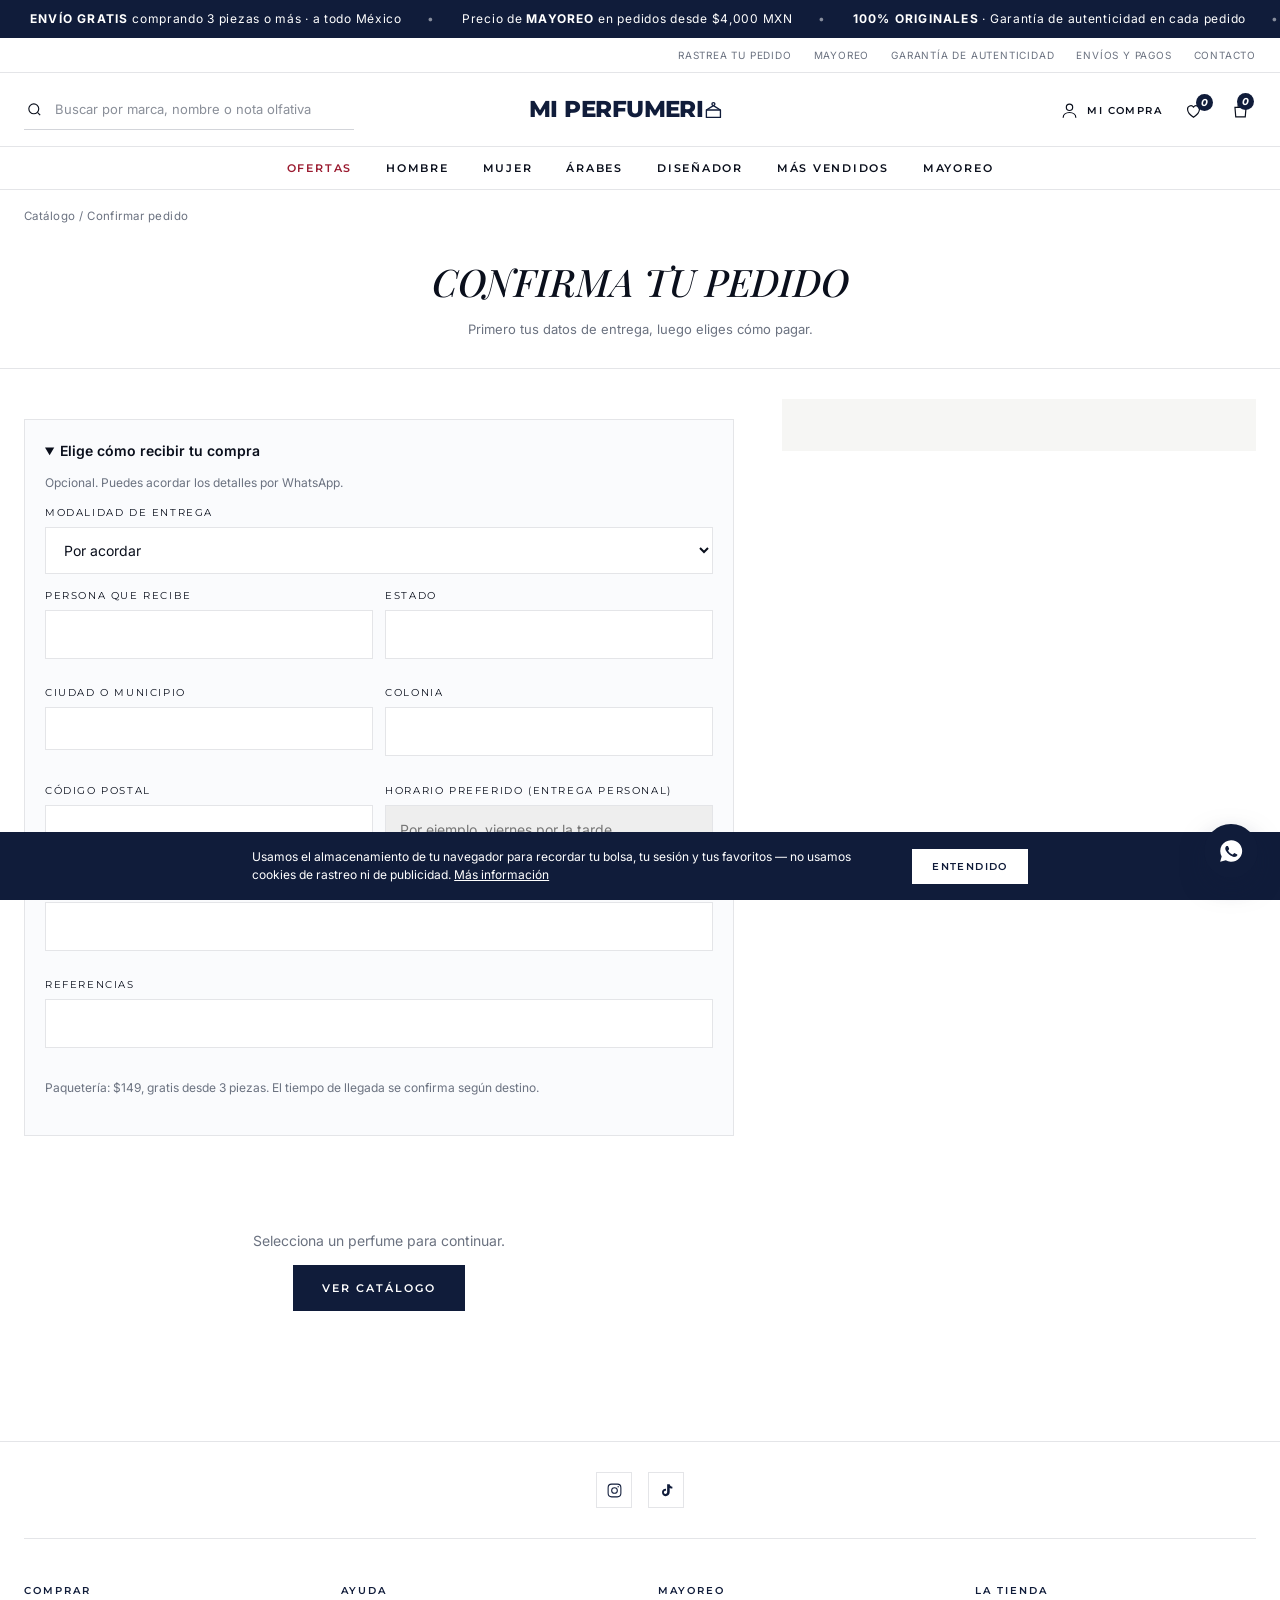
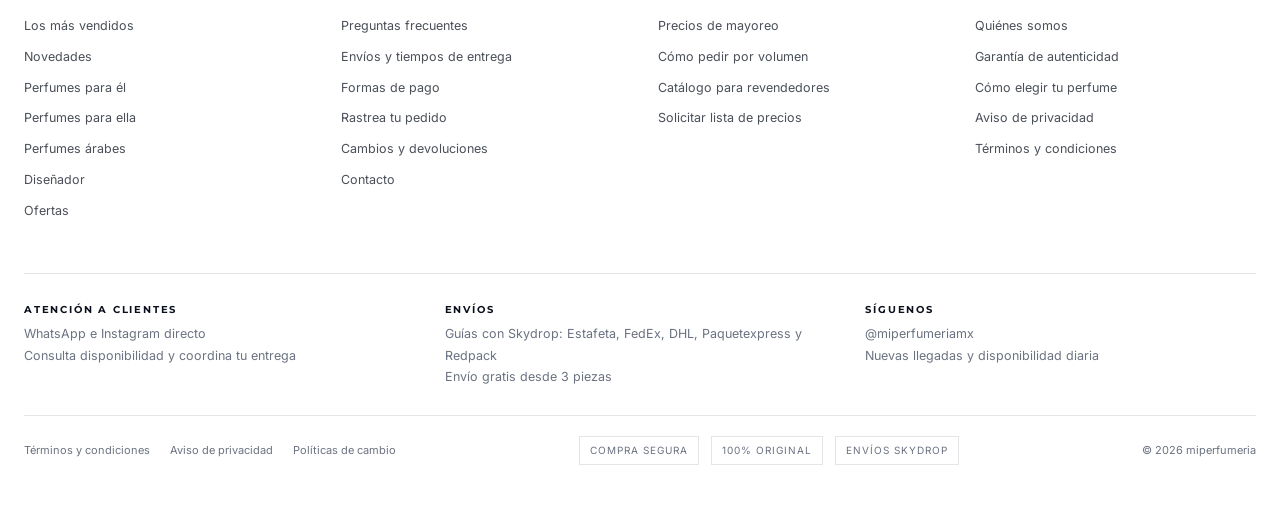
<file: checkout.html>
<!DOCTYPE html>
<html lang="es-MX">
<head>
<meta charset="utf-8">
<meta name="viewport" content="width=device-width, initial-scale=1">
<title>Transferencia y WhatsApp | miperfumeria</title>
<meta name="robots" content="noindex, follow">
<link rel="preconnect" href="https://fonts.googleapis.com">
<link rel="preconnect" href="https://fonts.gstatic.com" crossorigin>
<link href="https://fonts.googleapis.com/css2?family=Inter:wght@400;500;600&family=Montserrat:wght@600;700;800&family=Playfair+Display:ital,wght@0,500;1,400;1,500&display=swap" rel="stylesheet">
<link rel="stylesheet" href="assets/css/styles.css">
</head>
<body>
<div id="site-header"></div>


<div class="wrap"><div class="breadcrumb"><a href="catalogo.html">Catálogo</a> / <span>Confirmar pedido</span></div></div>
<div class="plp-head"><div class="wrap"><h1>Confirma tu pedido</h1><p>Primero tus datos de entrega, luego eliges cómo pagar.</p></div></div>
<div class="wrap"><div class="checkout">
  <div><div id="deliveryChoice"></div><div id="pasoContinuar" style="margin-top:16px"></div><div id="pagoOpciones"></div><div id="transferContent"></div></div>
  <aside><div class="summary" id="sum"></div></aside>
</div></div>
<div id="site-footer"></div>
<script src="assets/js/data.js"></script>
<script src="assets/js/supabase.js"></script>
<script src="assets/js/data-live.js"></script>
<script src="assets/js/layout.js"></script>
<script src="assets/js/app.js"></script>
<script>
let pedidoConfirmado=null;
let pasoPago=false;   // ya avanzó de "datos y dirección" a "forma de pago"
let metodoPago=null;  // 'transferencia' una vez elegido
function onCartChange(){pedidoConfirmado=null;pasoPago=false;metodoPago=null;renderTodo();}
/* Editar la dirección/modalidad de entrega solo debe refrescar el costo de
   envío mostrado, no regresar al paso 1 si ya avanzaste a forma de pago. */
function onDeliveryChange(){renderTodo();}

function renderTodo(){
  const sum=document.getElementById('sum'), continuarBox=document.getElementById('pasoContinuar'), pagoBox=document.getElementById('pagoOpciones'), transferBox=document.getElementById('transferContent');
  if(!sum)return;
  const items=selectedPurchase(), q=purchaseQuote(items);
  if(!q.lines.length){continuarBox.innerHTML='';pagoBox.innerHTML='';transferBox.innerHTML='<div class="empty-state"><p>Selecciona un perfume para continuar.</p><a class="btn" href="catalogo.html">Ver catálogo</a></div>';sum.innerHTML='';return;}

  sum.innerHTML='<h3>Tu selección</h3>'+q.lines.map(i=>`<div class="transfer-item"><div>${cardArt(i.p)}</div><div><b>${i.p.marca}</b><p>${i.p.nombre}</p><small>${i.p.ml} · Cantidad: ${i.q}</small><p>${MONEDA(i.unit*i.q)} MXN</p></div></div>`).join('')+`
    <div class="sum-row"><span>Subtotal</span><span>${MONEDA(q.subtotal)}</span></div>
    ${q.tier==='distribuidor'?'<p class="purchase-note">Precio de distribuidor aplicado.</p>':q.tier==='mayoreo'?'<p class="purchase-note">Precio de mayoreo aplicado.</p>':''}
    <div class="sum-row"><span>${deliveryData().method==='personal'?'Entrega personal':'Envío por paquetería (estimado)'}</span><span>${deliveryData().method==='personal'?'Por confirmar':q.shipping?MONEDA(q.shipping):'Gratis'}</span></div>
    <div id="envioReal"></div>
    <div class="sum-row total"><span>${deliveryData().method==='personal'?'Subtotal sin entrega':'Total con paquetería'}</span><span>${MONEDA(deliveryData().method==='personal'?q.subtotal:q.total)}</span></div>
    <p class="purchase-note">Precios en MXN. Para entrega personal, acuerda ubicación, costo y horario por WhatsApp.</p>`;
  if(sbAuth.isAuthenticated()) actualizarEnvioReal(q.units);

  if(!pasoPago){
    continuarBox.innerHTML='<button class="btn btn-block" id="btnContinuar" type="button">Continuar</button>';
    document.getElementById('btnContinuar').onclick=()=>{pasoPago=true;renderTodo();};
    pagoBox.innerHTML='';transferBox.innerHTML='';
    return;
  }
  continuarBox.innerHTML='';

  if(!metodoPago){
    pagoBox.innerHTML=`<section class="co-box"><span class="eyebrow">FORMA DE PAGO</span><h2>Elige cómo pagar</h2><button class="btn btn-block" id="btnTransferencia" type="button">Transferencia</button></section>`;
    document.getElementById('btnTransferencia').onclick=()=>{metodoPago='transferencia';renderTodo();};
    transferBox.innerHTML='';
    return;
  }
  pagoBox.innerHTML='';
  renderTransferencia(items);
}

function renderTransferencia(items){
  const transferBox=document.getElementById('transferContent');
  const bank=TIENDA.transferencia, ready=!!(bank.banco&&bank.beneficiario&&bank.cuenta);
  const autenticado=sbCustomerAuth.isAuthenticated();
  const metodoEntrega=deliveryData().method;
  const porcentaje=metodoEntrega==='personal'?30:100;
  transferBox.innerHTML=apartadoBanner()+`<section class="co-box transfer-box"><span class="eyebrow">PAGO POR TRANSFERENCIA</span><h2>Cuenta de transferencia</h2>
    ${ready?`<dl class="bank-details"><div><dt>Banco</dt><dd id="bankName"></dd></div><div><dt>Beneficiario</dt><dd id="bankOwner"></dd></div><div><dt id="bankType"></dt><dd id="bankAccount"></dd></div></dl><button class="btn btn-ghost" id="copyAccount" type="button">Copiar cuenta</button>`:'<dl class="bank-details bank-empty"><div><dt>Banco</dt><dd aria-label="Banco pendiente"></dd></div><div><dt>Beneficiario</dt><dd aria-label="Beneficiario pendiente"></dd></div><div><dt>CLABE o número de cuenta</dt><dd aria-label="Cuenta pendiente"></dd></div></dl><p class="purchase-note">Datos bancarios pendientes. Solicítalos al dueño por WhatsApp.</p>'}
    <p class="purchase-note">Antes de transferir, confirma la disponibilidad y el total según tu forma de entrega.</p>
    <p class="purchase-note"><b>${metodoEntrega==='personal'?'Entrega personal: solo necesitas transferir y subir el comprobante del 30% de anticipo. El resto se liquida al recibir tu pedido.':'Envío por paquetería: sube el comprobante del 100% del pago para procesar tu pedido.'}</b></p>
    ${pedidoConfirmado?`<div class="confirm-check">
      <svg width="46" height="46" viewBox="0 0 52 52"><circle class="check-circle" cx="26" cy="26" r="24" fill="none"/><path class="check-mark" fill="none" d="M14 27l7 7 16-16"/></svg>
      <p><b>¡Cuenta y pedido confirmados!</b><br>Folio ${esc(pedidoConfirmado.id)}</p>
    </div>`:`<button class="btn btn-block" id="confirmCheckout" type="button">Confirmar pedido y apartar 10 min para transferir</button>
    <p class="purchase-note">Si todavía vas a seguir comprando, no hace falta apartar: hazlo cuando ya tengas listo tu pedido final. Para dar seguimiento a tu pago necesitas iniciar sesión o crear una cuenta (correo y contraseña).</p>
    <div id="loginInline" hidden>
      <div class="form-grid">
        <div>
          <p class="purchase-note"><b>Ya tengo cuenta</b></p>
          <form id="formLoginInline"><label class="field"><span>Correo</span><input name="email" type="email" required autocomplete="username"></label>
          <label class="field"><span>Contraseña</span><input name="password" type="password" required autocomplete="current-password"></label>
          <p id="errLoginInline" class="purchase-note" role="alert"></p>
          <button class="btn btn-block" type="submit">Entrar y confirmar</button></form>
        </div>
        <div>
          <p class="purchase-note"><b>Soy nuevo</b></p>
          <form id="formRegistroInline"><label class="field"><span>Nombre</span><input name="nombre" required maxlength="100" autocomplete="name"></label>
          <label class="field"><span>Correo</span><input name="email" type="email" required autocomplete="username"></label>
          <label class="field"><span>Contraseña</span><input name="password" type="password" required minlength="6" autocomplete="new-password"></label>
          <p id="errRegistroInline" class="purchase-note" role="alert"></p>
          <button class="btn btn-block btn-ghost" type="submit">Crear cuenta y confirmar</button></form>
        </div>
      </div>
    </div>`}
  </section>
  <section class="co-box transfer-box"><span class="eyebrow">DESPUÉS DE TRANSFERIR</span><h2>Envía tu comprobante</h2><p>Sube el comprobante del ${porcentaje}% ${metodoEntrega==='personal'?'de anticipo':'del pago'}. Abre la conversación y adjunta la imagen o el PDF usando el botón de adjuntar de WhatsApp.</p>
    <a class="btn btn-block btn-ghost receipt-buy" data-purchase="${encodeURIComponent(JSON.stringify(items))}" data-receipt="true" href="${purchaseURL(items,true)}" target="_blank" rel="noopener">Enviar comprobante por WhatsApp</a>
    <p class="purchase-note">El mensaje incluye tus productos y cantidades. El dueño revisará el pago y acordará la entrega contigo.</p>
    ${autenticado?`<div id="comprobanteBox" style="margin-top:14px"></div>`:`<p class="purchase-note">O inicia sesión arriba y sube aquí mismo la imagen o PDF de tu comprobante, ligado a tu pedido, para que Damián lo vea directo en el panel.</p>`}
  </section>`;
  if(autenticado) mostrarSubidaComprobante();
  if(ready){document.getElementById('bankName').textContent=bank.banco;document.getElementById('bankOwner').textContent=bank.beneficiario;document.getElementById('bankType').textContent=bank.tipo||'Cuenta';document.getElementById('bankAccount').textContent=bank.cuenta;
    document.getElementById('copyAccount').onclick=async()=>{try{await navigator.clipboard.writeText(bank.cuenta);toast('Cuenta copiada');}catch{toast('Selecciona el número de cuenta para copiarlo');}};
  }
  document.getElementById('confirmCheckout')?.addEventListener('click',()=>{
    if(sbCustomerAuth.isAuthenticated()){ completarPedido(items); return; }
    document.getElementById('loginInline').hidden=false;
    document.getElementById('confirmCheckout').hidden=true;
  });
  document.getElementById('formLoginInline')?.addEventListener('submit', async e=>{
    e.preventDefault();
    const f=new FormData(e.target), err=document.getElementById('errLoginInline');
    err.textContent='';
    try{ await sbCustomerAuth.signIn(f.get('email').trim(), f.get('password')); await completarPedido(items); }
    catch(ex){ err.textContent='Correo o contraseña incorrectos.'; }
  });
  document.getElementById('formRegistroInline')?.addEventListener('submit', async e=>{
    e.preventDefault();
    const f=new FormData(e.target), err=document.getElementById('errRegistroInline');
    err.textContent='';
    try{ await sbCustomerAuth.signUpCliente({nombre:f.get('nombre').trim(), email:f.get('email').trim(), password:f.get('password')}); await completarPedido(items); }
    catch(ex){ err.textContent=ex.message||'No se pudo crear la cuenta.'; }
  });
}
/* Cotización real con Skydropx cuando ya hay CP, estado, ciudad y colonia.
   Oculta para clientes por ahora (sólo informativa para Damián mientras se
   conecta el pago en línea): sólo se calcula y se muestra si hay sesión de
   admin (mp_session) en este navegador — el cliente nunca la ve. */
let ultimaCotizacion=null;
async function actualizarEnvioReal(piezas){
  const box=document.getElementById('envioReal');if(!box||!sbAuth.isAuthenticated())return;
  const d=deliveryData();
  if(d.method!=='paqueteria'||!d.postcode||!d.estado||!d.city||!d.colonia){box.innerHTML='';ultimaCotizacion=null;return;}
  const clave=[d.postcode,d.estado,d.city,d.colonia,piezas||1].join('|');
  if(ultimaCotizacion&&ultimaCotizacion.clave===clave){pintarEnvioReal();return;}
  ultimaCotizacion={clave,cargando:true,tarifas:null,error:false};
  pintarEnvioReal();
  try{
    const r=await sbSkydrop.cotizar({cp_destino:d.postcode,estado:d.estado,ciudad:d.city,colonia:d.colonia,piezas:piezas||1});
    if(ultimaCotizacion.clave!==clave)return;
    ultimaCotizacion.cargando=false;
    ultimaCotizacion.tarifas=r?.tarifas||[];
  }catch(e){
    if(ultimaCotizacion.clave!==clave)return;
    ultimaCotizacion.cargando=false;ultimaCotizacion.error=true;
  }
  pintarEnvioReal();
}
function pintarEnvioReal(){
  const box=document.getElementById('envioReal');if(!box||!ultimaCotizacion)return;
  if(ultimaCotizacion.cargando){box.innerHTML='<p class="purchase-note">Calculando envío real con tu dirección…</p>';return;}
  if(ultimaCotizacion.error||!ultimaCotizacion.tarifas?.length){box.innerHTML='<p class="purchase-note">No se pudo calcular el envío real ahora mismo; usamos el estimado.</p>';return;}
  const mejor=ultimaCotizacion.tarifas[0];
  box.innerHTML=`<div class="sum-row"><span>Envío real (${esc(mejor.paqueteria)})</span><span>${MONEDA(mejor.costo)}</span></div><p class="purchase-note">${esc(mejor.servicio)} · ${mejor.dias} día(s) según Skydropx.</p>`;
}
const esc=v=>String(v??'').replace(/[<>&]/g,c=>({'<':'&lt;','>':'&gt;','&':'&amp;'}[c]));

/* Confirmar pedido final: aparta el inventario (igual que hasta ahora) y además
   registra el pedido real ligado a la cuenta del cliente, para que Damián lo vea
   en el panel y el cliente pueda regresar a "Mi cuenta" a ver el estado y la guía. */
async function completarPedido(items){
  await apartarBolsa(items);
  try{
    const q=purchaseQuote(items);
    const s=sbCustomerAuth.session(), d=deliveryData();
    const id='PED-'+Date.now().toString(36).toUpperCase();
    await sbCustomerOrders.create({
      id,
      items: q.lines.map(l=>({id:l.id, q:l.q, price:l.unit})),
      status: 'Por preparar', payment: 'Por revisar', channel: 'Transferencia',
      method: d.method||'paqueteria', customer: s?.nombre||s?.email||'', recipient: d.recipient||'',
      city: d.city||'', address: d.address||'', reference: d.reference||'',
      date: new Date().toLocaleDateString('en-CA'), requested: '', confirmed: '', courier: '', tracking: '', example: false
    });
    pedidoConfirmado={id, method: d.method||'paqueteria'};
    toast('Pedido registrado. Sigue el estado y la guía en Mi cuenta.');
  }catch(e){
    toast('Se apartó tu pedido, pero no se pudo registrar en tu cuenta. Escríbenos por WhatsApp.');
  }
  renderTodo();
}
/* Comprobante de pago: solo puede subirse cuando ya hay un pedido registrado
   ligado a la cuenta (el que se acaba de confirmar en esta visita, o el más
   reciente pendiente de revisión si el cliente regresó después). */
async function mostrarSubidaComprobante(){
  const box=document.getElementById('comprobanteBox'); if(!box) return;
  let pedido=pedidoConfirmado;
  if(!pedido){
    box.innerHTML='<p class="purchase-note">Cargando tu pedido…</p>';
    try{ pedido=(await sbCustomerOrders.mine()).find(o=>o.payment==='Por revisar'&&!o.comprobante_path); }
    catch(e){ pedido=null; }
  }
  if(!pedido){ box.innerHTML='<p class="purchase-note">Confirma tu pedido arriba para poder subir aquí tu comprobante.</p>'; return; }
  if(pedido.comprobante_path){ box.innerHTML=`<p class="purchase-note">✅ Ya recibimos tu comprobante del pedido ${esc(pedido.id)}.</p>`; return; }
  const pct=pedido.method==='personal'?30:100;
  box.innerHTML=`<form id="formComprobante"><label class="field"><span>Comprobante del ${pct}% ${pedido.method==='personal'?'de anticipo':'del pago'} · pedido ${esc(pedido.id)}</span><input type="file" name="archivo" accept="image/png,image/jpeg,image/webp,application/pdf" required></label>
    <p id="errComprobante" class="purchase-note" role="alert"></p>
    <button class="btn btn-block btn-ghost" type="submit">Subir comprobante</button></form>`;
  document.getElementById('formComprobante').addEventListener('submit', async e=>{
    e.preventDefault();
    const f=new FormData(e.target), file=f.get('archivo'), err=document.getElementById('errComprobante');
    err.textContent='';
    if(!file || !file.size){ err.textContent='Elige un archivo.'; return; }
    try{
      await sbComprobantes.subir(file, pedido.id);
      box.innerHTML=`<p class="purchase-note">✅ Comprobante recibido del pedido ${esc(pedido.id)}. Damián lo verá en el panel.</p>`;
      toast('Comprobante subido.');
    }catch(ex){ err.textContent=ex.message||'No se pudo subir el comprobante.'; }
  });
}
/* Si el cliente recarga la página justo después de confirmar (o vuelve más
   tarde con el mismo carrito), evitamos que el botón le deje crear un
   segundo pedido idéntico: si ya tiene un pedido pendiente con exactamente
   los mismos artículos, mostramos la confirmación en vez del botón. */
async function pageInit(){
  if(sbCustomerAuth.isAuthenticated()){
    try{
      const clave=items=>items.map(i=>i.id+':'+i.q).sort().join(',');
      const propia=clave(selectedPurchase());
      const activo=(await sbCustomerOrders.mine()).find(o=>o.payment==='Por revisar' && clave(o.items)===propia);
      if(activo){ pedidoConfirmado={id:activo.id}; pasoPago=true; metodoPago='transferencia'; }
    }catch(e){}
  }
  renderTodo();
}
</script></body></html>
</file>
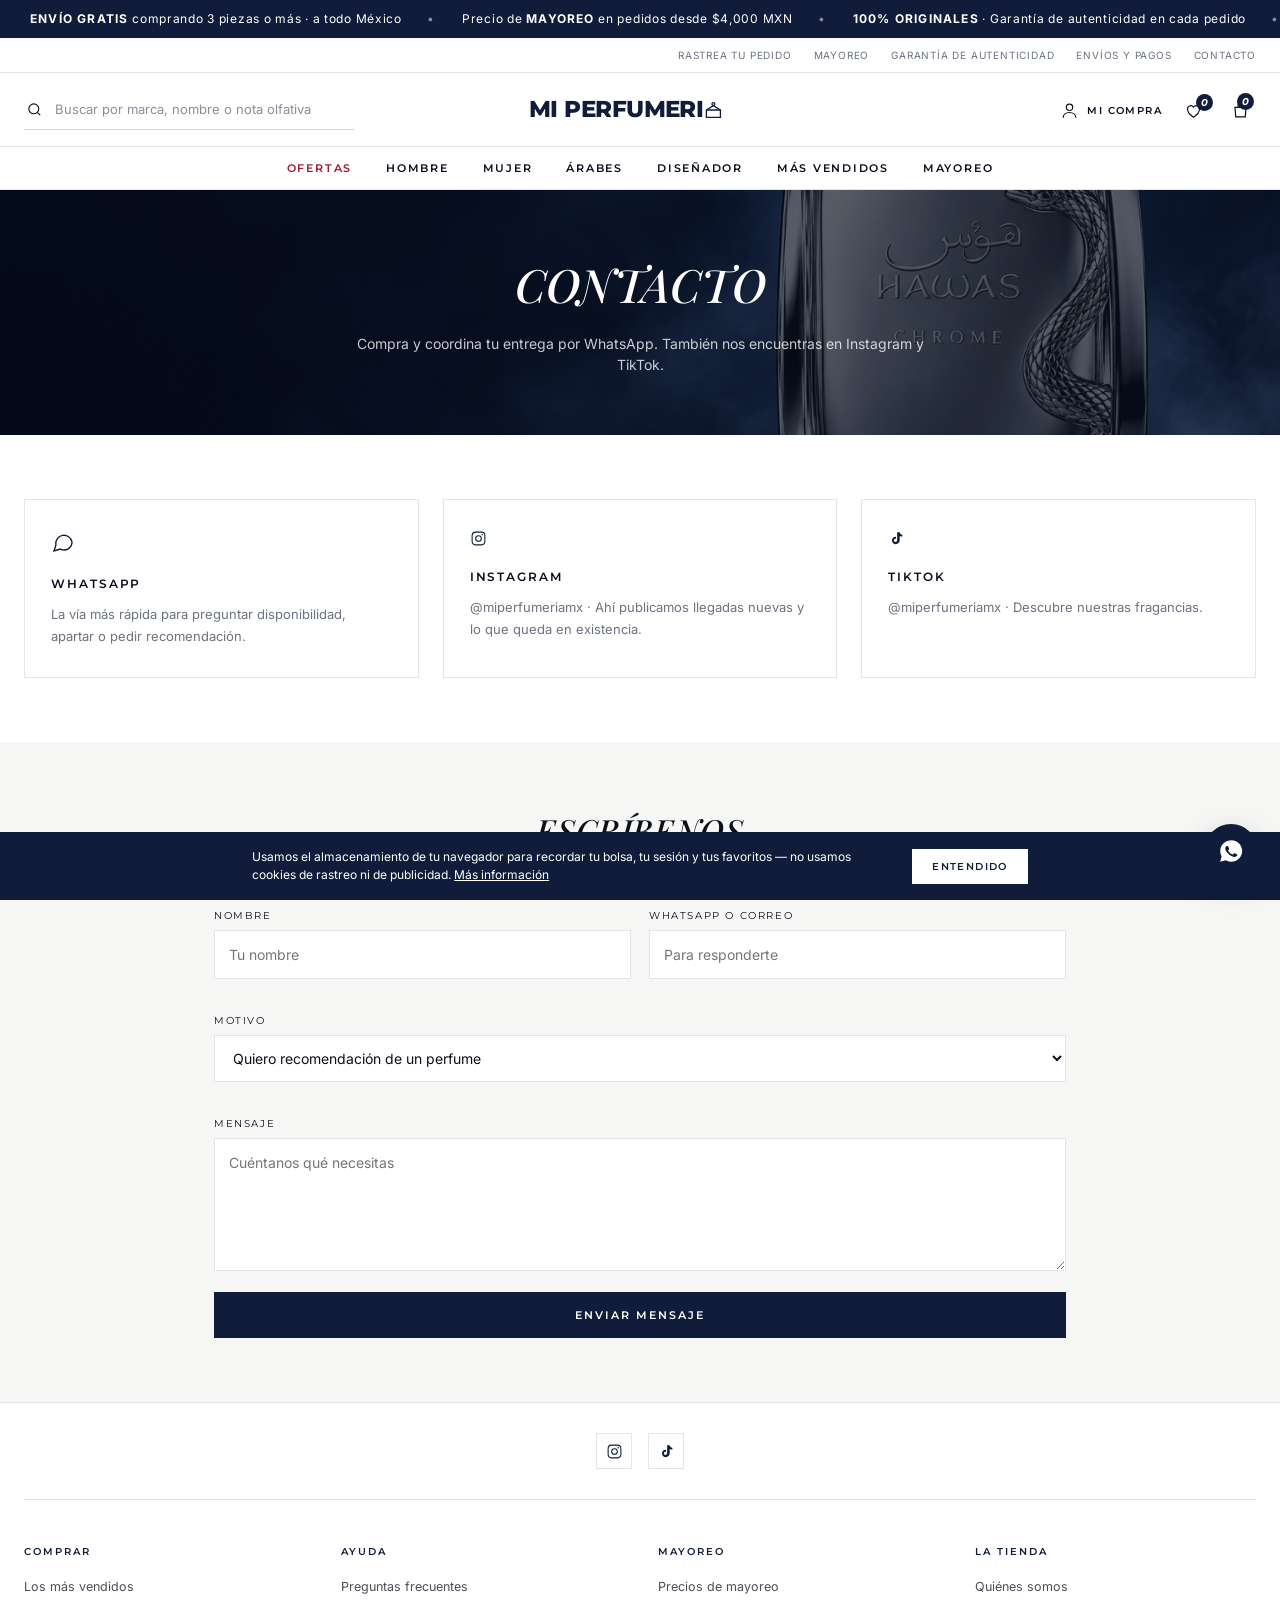
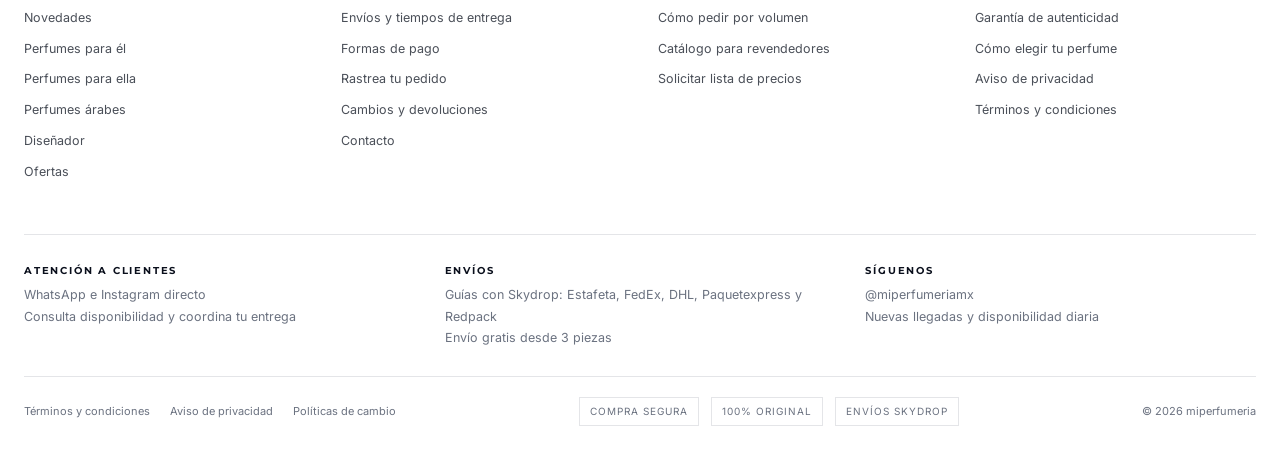
<file: contacto.html>
<!DOCTYPE html>
<html lang="es-MX">
<head>
<meta charset="utf-8">
<meta name="viewport" content="width=device-width, initial-scale=1">
<title>Contacto | miperfumeria</title>
<meta name="description" content="Escríbenos por WhatsApp o el formulario de contacto para resolver dudas sobre disponibilidad, pedidos o mayoreo.">
<link rel="preconnect" href="https://fonts.googleapis.com">
<link rel="preconnect" href="https://fonts.gstatic.com" crossorigin>
<link href="https://fonts.googleapis.com/css2?family=Inter:wght@400;500;600&family=Montserrat:wght@600;700;800&family=Playfair+Display:ital,wght@0,500;1,400;1,500&display=swap" rel="stylesheet">
<link rel="stylesheet" href="assets/css/styles.css">
</head>
<body>
<div id="site-header"></div>

<div class="page-hero">
  <div class="hero-bg" data-bg="navy"></div>
  <div class="wrap">
    <h1>Contacto</h1>
    <p>Compra y coordina tu entrega por WhatsApp. También nos encuentras en Instagram y TikTok.</p>
  </div>
</div>

<section>
  <div class="wrap">
    <div class="cards-3" id="canales"></div>
  </div>
</section>

<section class="sec-bone">
  <div class="wrap-narrow">
    <div class="sec-head"><h2 class="sec-title">Escríbenos</h2>
      <p class="sec-sub">Dinos qué buscas y te respondemos con opciones concretas</p></div>
    <form onsubmit="event.preventDefault();toast('Mensaje enviado (demostración)');this.reset()">
      <div class="form-grid">
        <label class="field"><span>Nombre</span><input required placeholder="Tu nombre"></label>
        <label class="field"><span>WhatsApp o correo</span><input required placeholder="Para responderte"></label>
        <label class="field full"><span>Motivo</span>
          <select>
            <option>Quiero recomendación de un perfume</option>
            <option>Disponibilidad de un modelo</option>
            <option>Precio de mayoreo</option>
            <option>Estado de mi pedido</option>
            <option>Otro</option>
          </select></label>
        <label class="field full"><span>Mensaje</span><textarea rows="5" placeholder="Cuéntanos qué necesitas"></textarea></label>
      </div>
      <button class="btn btn-block" type="submit">Enviar mensaje</button>
    </form>
  </div>
</section>

<div id="site-footer"></div>

<script src="assets/js/data.js"></script>
<script src="assets/js/supabase.js"></script>
<script src="assets/js/data-live.js"></script>
<script src="assets/js/layout.js"></script>
<script src="assets/js/app.js"></script>
<script>
function pageInit(){
  document.querySelector("#canales").innerHTML = `
    <a class="info-card" href="${TIENDA.whatsapp}" target="_blank" rel="noopener">
      <div class="ico">${ICON.chat}</div><h3>WhatsApp</h3>
      <p>La vía más rápida para preguntar disponibilidad, apartar o pedir recomendación.</p></a>
    <a class="info-card" href="${TIENDA.instagram}" target="_blank" rel="noopener">
      <div class="ico">${ICON.ig}</div><h3>Instagram</h3>
      <p>${TIENDA.instagramUser} · Ahí publicamos llegadas nuevas y lo que queda en existencia.</p></a>
    <a class="info-card" href="${TIENDA.tiktok}" target="_blank" rel="noopener">
      <div class="ico">${ICON.tk}</div><h3>TikTok</h3>
      <p>@miperfumeriamx · Descubre nuestras fragancias.</p></a>`;
}
</script>
</body>
</html>
</file>
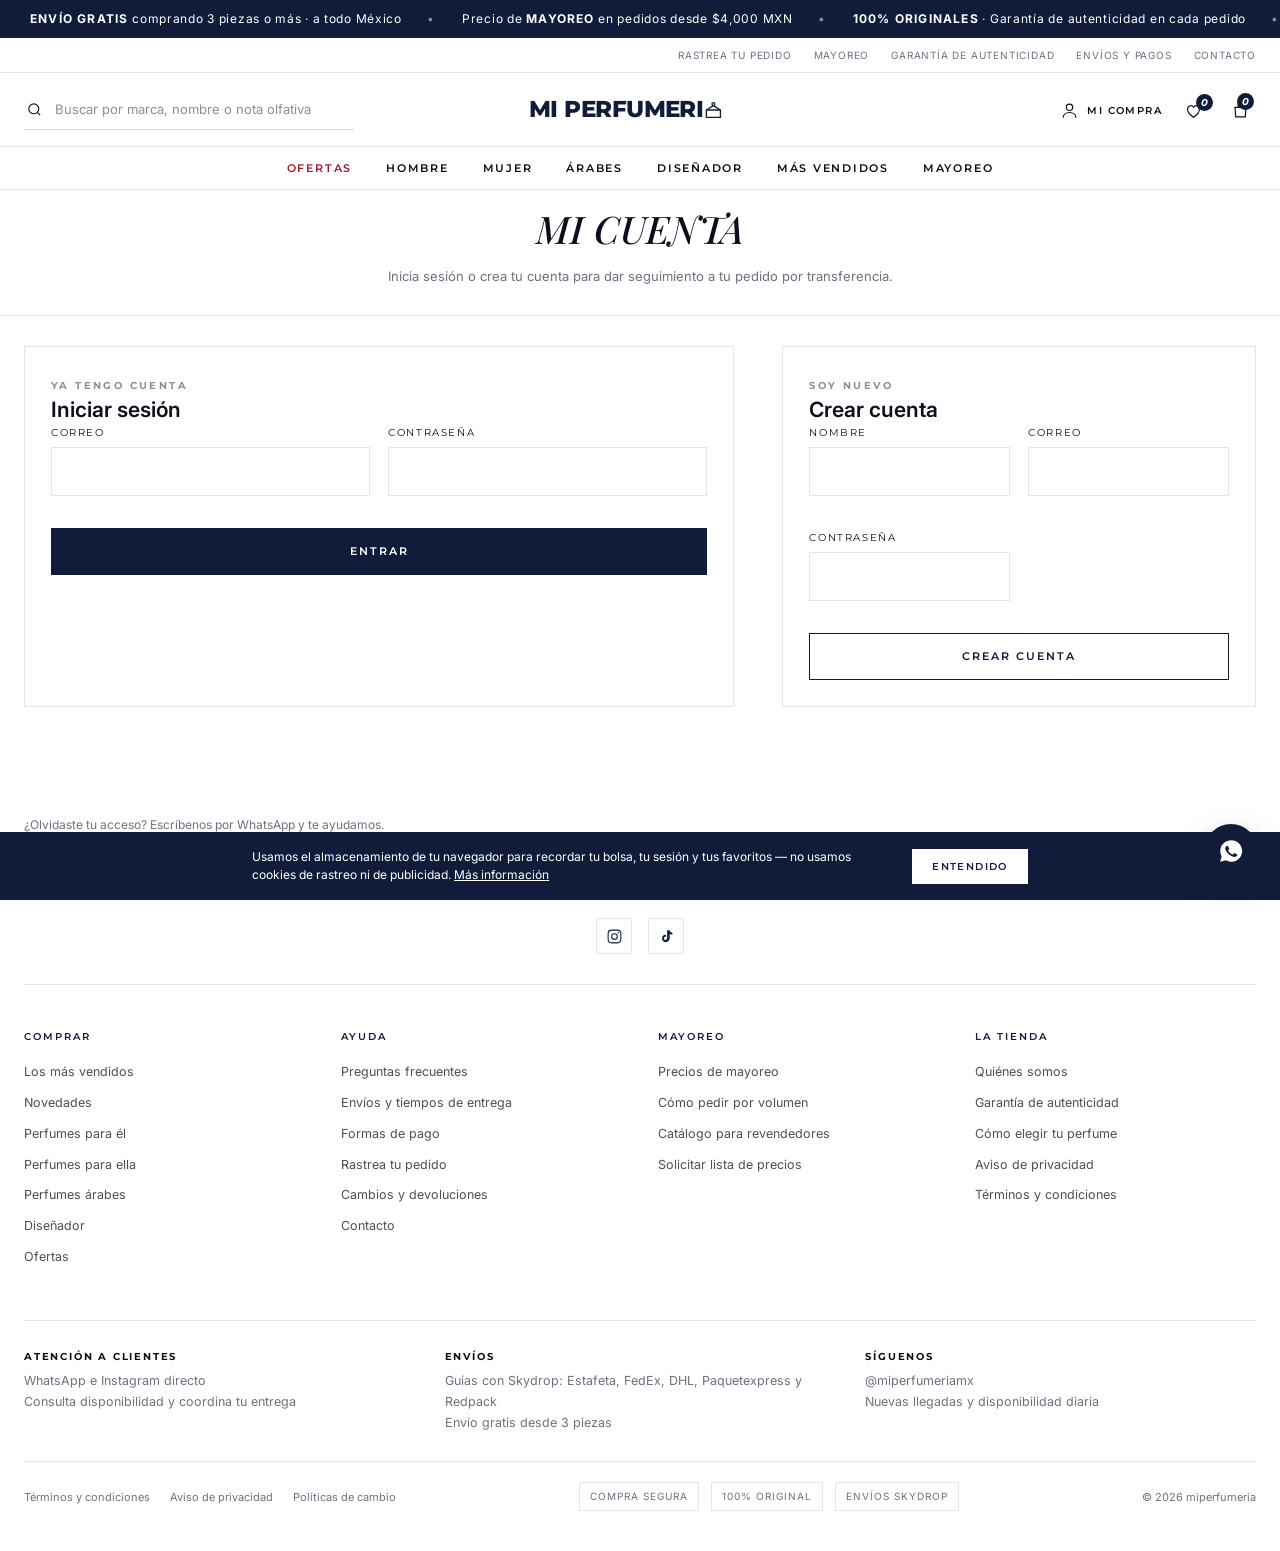
<file: cuenta.html>
<!DOCTYPE html>
<html lang="es-MX">
<head>
<meta charset="utf-8">
<meta name="viewport" content="width=device-width, initial-scale=1">
<title>Mi cuenta | miperfumeria</title>
<meta name="robots" content="noindex, follow">
<link rel="preconnect" href="https://fonts.googleapis.com">
<link rel="preconnect" href="https://fonts.gstatic.com" crossorigin>
<link href="https://fonts.googleapis.com/css2?family=Inter:wght@400;500;600&family=Montserrat:wght@600;700;800&family=Playfair+Display:ital,wght@0,500;1,400;1,500&display=swap" rel="stylesheet">
<link rel="stylesheet" href="assets/css/styles.css">
</head>
<body>
<div id="site-header"></div>

<div class="plp-head"><div class="wrap"><h1 id="cuentaTitulo">Mi cuenta</h1><p id="cuentaSub">Da seguimiento a tus pedidos por transferencia.</p></div></div>
<div class="wrap"><div id="cuentaBox"></div></div>
<div id="site-footer"></div>
<script src="assets/js/data.js"></script>
<script src="assets/js/supabase.js"></script>
<script src="assets/js/data-live.js"></script>
<script src="assets/js/layout.js"></script>
<script src="assets/js/app.js"></script>
<script>
const esc=v=>String(v??'').replace(/[<>&]/g,c=>({'<':'&lt;','>':'&gt;','&':'&amp;'}[c]));

function pageInit(){ sbCustomerAuth.isAuthenticated() ? mostrarPedidos() : mostrarAcceso(); }

function mostrarAcceso(){
  document.getElementById('cuentaTitulo').textContent='Mi cuenta';
  document.getElementById('cuentaSub').textContent='Inicia sesión o crea tu cuenta para dar seguimiento a tu pedido por transferencia.';
  document.getElementById('cuentaBox').innerHTML=`
    <div class="checkout">
      <section class="co-box">
        <span class="eyebrow">YA TENGO CUENTA</span><h2>Iniciar sesión</h2>
        <form id="formLogin"><div class="form-grid">
          <label class="field"><span>Correo</span><input name="email" type="email" required autocomplete="username"></label>
          <label class="field"><span>Contraseña</span><input name="password" type="password" required autocomplete="current-password"></label>
        </div><p id="errLogin" class="purchase-note" role="alert"></p>
        <button class="btn btn-block" type="submit">Entrar</button></form>
      </section>
      <section class="co-box">
        <span class="eyebrow">SOY NUEVO</span><h2>Crear cuenta</h2>
        <form id="formRegistro"><div class="form-grid">
          <label class="field"><span>Nombre</span><input name="nombre" required maxlength="100" autocomplete="name"></label>
          <label class="field"><span>Correo</span><input name="email" type="email" required autocomplete="username"></label>
          <label class="field"><span>Contraseña</span><input name="password" type="password" required minlength="6" autocomplete="new-password"></label>
        </div><p id="errRegistro" class="purchase-note" role="alert"></p>
        <button class="btn btn-block btn-ghost" type="submit">Crear cuenta</button></form>
      </section>
    </div>
    <p class="purchase-note" style="margin-top:18px">¿Olvidaste tu acceso? <a href="${TIENDA.whatsapp}" target="_blank" rel="noopener">Escríbenos por WhatsApp</a> y te ayudamos.</p>
    <p class="purchase-note">La compra directa por WhatsApp no necesita cuenta — esto es solo para dar seguimiento a pedidos pagados por transferencia.</p>`;

  document.getElementById('formLogin').addEventListener('submit', async e=>{
    e.preventDefault();
    const f=new FormData(e.target), err=document.getElementById('errLogin');
    err.textContent='';
    try{ await sbCustomerAuth.signIn(f.get('email').trim(), f.get('password')); mostrarPedidos(); }
    catch(ex){ err.textContent='Correo o contraseña incorrectos.'; }
  });
  document.getElementById('formRegistro').addEventListener('submit', async e=>{
    e.preventDefault();
    const f=new FormData(e.target), err=document.getElementById('errRegistro');
    err.textContent='';
    try{ await sbCustomerAuth.signUpCliente({nombre:f.get('nombre').trim(), email:f.get('email').trim(), password:f.get('password')}); mostrarPedidos(); }
    catch(ex){ err.textContent=ex.message||'No se pudo crear la cuenta.'; }
  });
}

async function mostrarPedidos(){
  document.getElementById('cuentaTitulo').textContent='Mis pedidos';
  document.getElementById('cuentaSub').textContent='Aquí verás el estado de pago y la guía de envío en cuanto Damián la registre.';
  const box=document.getElementById('cuentaBox');
  box.innerHTML='<p class="purchase-note">Cargando tus pedidos…</p>';
  let pedidos=[];
  try{ pedidos=await sbCustomerOrders.mine(); }
  catch(e){ box.innerHTML='<p class="purchase-note">No se pudieron cargar tus pedidos. Intenta de nuevo más tarde.</p>'; return; }
  box.innerHTML=(pedidos.length?pedidos.map(o=>`
    <section class="co-box" style="margin-bottom:16px">
      <span class="eyebrow">PEDIDO ${esc(o.id)}</span>
      <h2>${esc(o.status||'Por preparar')}</h2>
      <p class="purchase-note">${o.items.map(i=>esc(i.q+' × '+(byId(i.id)?.nombre||i.id))).join('<br>')}</p>
      <dl class="bank-details">
        <div><dt>Pago</dt><dd>${esc(o.payment||'Pendiente')}</dd></div>
        ${o.courier?`<div><dt>Paquetería</dt><dd>${esc(o.courier)}</dd></div>`:''}
        ${o.tracking?`<div><dt>Guía</dt><dd>${esc(o.tracking)}</dd></div>`:'<div><dt>Guía</dt><dd>Aún no disponible</dd></div>'}
      </dl>
      ${comprobanteHTML(o)}
    </section>`).join('') : '<p class="purchase-note">Todavía no tienes pedidos por transferencia registrados.</p>')
    + `<a class="btn btn-ghost" href="catalogo.html">Ver catálogo</a> <button class="btn btn-ghost" id="salir" type="button" style="margin-left:10px">Cerrar sesión</button>`;
  document.getElementById('salir').onclick=()=>{ sbCustomerAuth.signOut(); mostrarAcceso(); };
  box.querySelectorAll('form.form-comprobante').forEach(form=>{
    form.addEventListener('submit', async e=>{
      e.preventDefault();
      const id=form.dataset.order, f=new FormData(form), file=f.get('archivo'), err=form.querySelector('.err-comprobante');
      err.textContent='';
      if(!file||!file.size){ err.textContent='Elige un archivo.'; return; }
      try{
        await sbComprobantes.subir(file, id);
        form.closest('.comprobante-box').innerHTML='<p class="purchase-note">✅ Comprobante recibido. Damián lo verá en el panel.</p>';
        toast('Comprobante subido.');
      }catch(ex){ err.textContent=ex.message||'No se pudo subir el comprobante.'; }
    });
  });
}
/* Si el cliente cerró la página antes de subir su comprobante, aquí puede
   volver y subirlo después sin depender de checkout.html. */
function comprobanteHTML(o){
  if(o.payment!=='Por revisar') return '';
  if(o.comprobante_path) return '<div class="comprobante-box"><p class="purchase-note">✅ Ya recibimos tu comprobante de pago.</p></div>';
  const pct=o.method==='personal'?30:100;
  return `<div class="comprobante-box"><form class="form-comprobante" data-order="${esc(o.id)}"><label class="field"><span>Subir foto o captura del comprobante del ${pct}% ${o.method==='personal'?'de anticipo':'del pago'}</span><input type="file" name="archivo" accept="image/png,image/jpeg,image/webp,application/pdf" required></label><p class="purchase-note err-comprobante" role="alert"></p><button class="btn btn-block btn-ghost" type="submit">Subir comprobante</button></form></div>`;
}
</script>
</body>
</html>
</file>
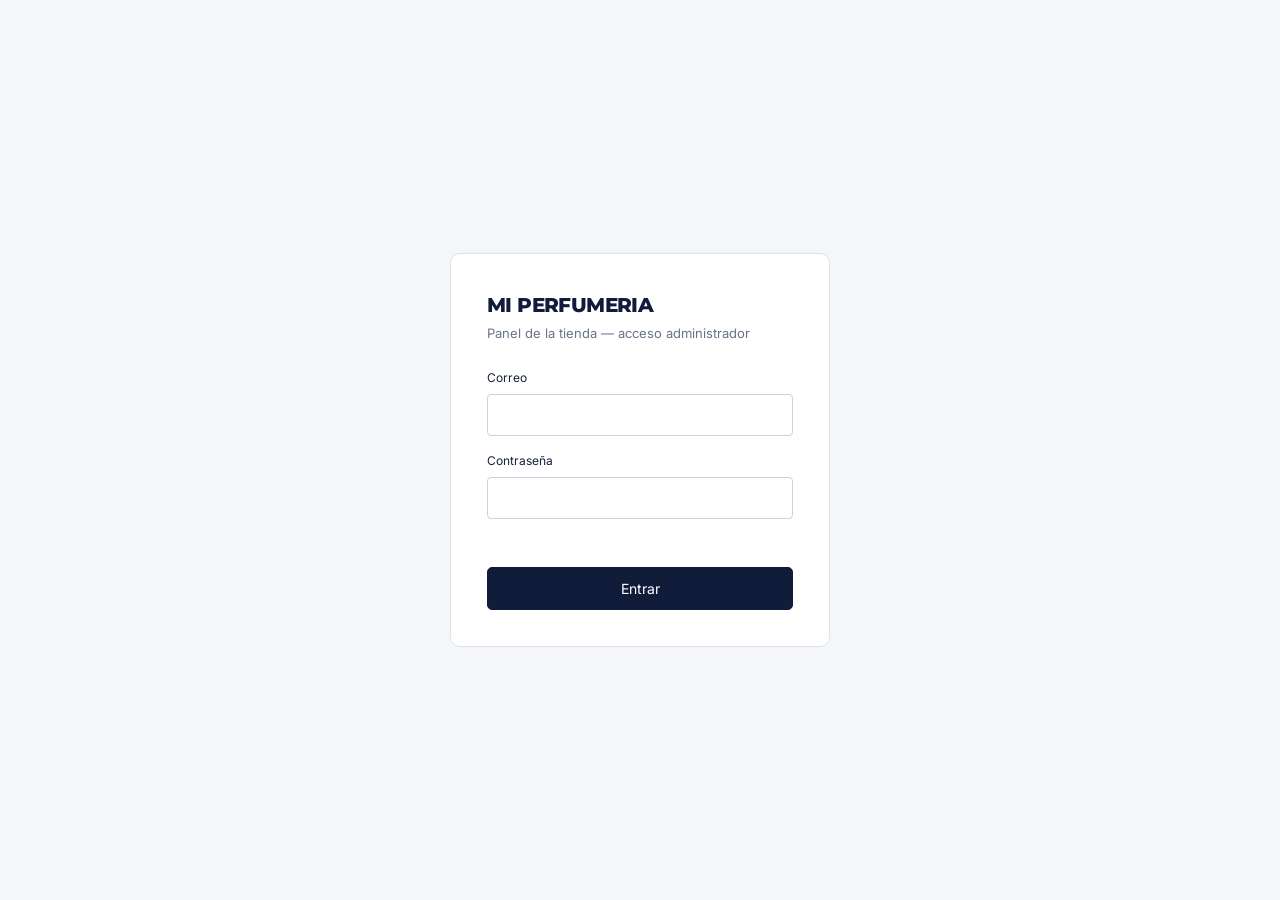
<file: login.html>
<!doctype html><html lang="es-MX"><head><meta charset="utf-8"><meta name="viewport" content="width=device-width,initial-scale=1"><title>Acceso al panel | miperfumeria</title>
<meta name="robots" content="noindex, nofollow"><link rel="stylesheet" href="https://fonts.googleapis.com/css2?family=Inter:wght@400;500;600;700&family=Montserrat:wght@600;700;800&display=swap"><link rel="stylesheet" href="assets/css/admin.css"><style>body{display:flex;align-items:center;justify-content:center;min-height:100vh}.login-card{background:white;border:1px solid var(--line);border-radius:10px;padding:36px;width:min(380px,92vw)}.login-brand{font-family:Montserrat,sans-serif;font-weight:800;font-size:20px;letter-spacing:-.6px;color:var(--navy);margin:0 0 4px}.login-card p.sub{color:var(--muted);font-size:13px;margin:0 0 26px}.login-card label{display:grid;gap:7px;font-size:12px;margin-bottom:16px}.login-card button{width:100%;margin-top:6px}#loginError{color:#a22b39;font-size:13px;min-height:20px;margin:0 0 6px}</style></head><body>
<div class="login-card">
  <p class="login-brand">MI PERFUMERIA</p>
  <p class="sub">Panel de la tienda — acceso administrador</p>
  <form id="loginForm">
    <label>Correo<input type="email" name="email" autocomplete="username" required></label>
    <label>Contraseña<input type="password" name="password" autocomplete="current-password" required></label>
    <p id="loginError" role="alert"></p>
    <button class="primary" type="submit">Entrar</button>
  </form>
</div>
<script src="assets/js/supabase.js"></script>
<script>
(async()=>{ if(sbAuth.isAuthenticated() && await sbAuth.isAdmin()) location.href = 'admin.html'; else if(sbAuth.isAuthenticated()) sbAuth.signOut(); })();
document.getElementById('loginForm').addEventListener('submit', async e=>{
  e.preventDefault();
  const err = document.getElementById('loginError');
  err.textContent = '';
  const btn = e.target.querySelector('button');
  const fd = new FormData(e.target);
  btn.disabled = true; btn.textContent = 'Entrando…';
  try{
    await sbAuth.signIn(fd.get('email').trim(), fd.get('password'));
    if(!(await sbAuth.isAdmin())){ sbAuth.signOut(); throw new Error('sin-acceso'); }
    location.href = 'admin.html';
  }catch(ex){
    err.textContent = ex.message === 'sin-acceso' ? 'Esta cuenta no tiene acceso al panel de administración.' : 'Correo o contraseña incorrectos.';
    btn.disabled = false; btn.textContent = 'Entrar';
  }
});
</script>
</body></html>
</file>
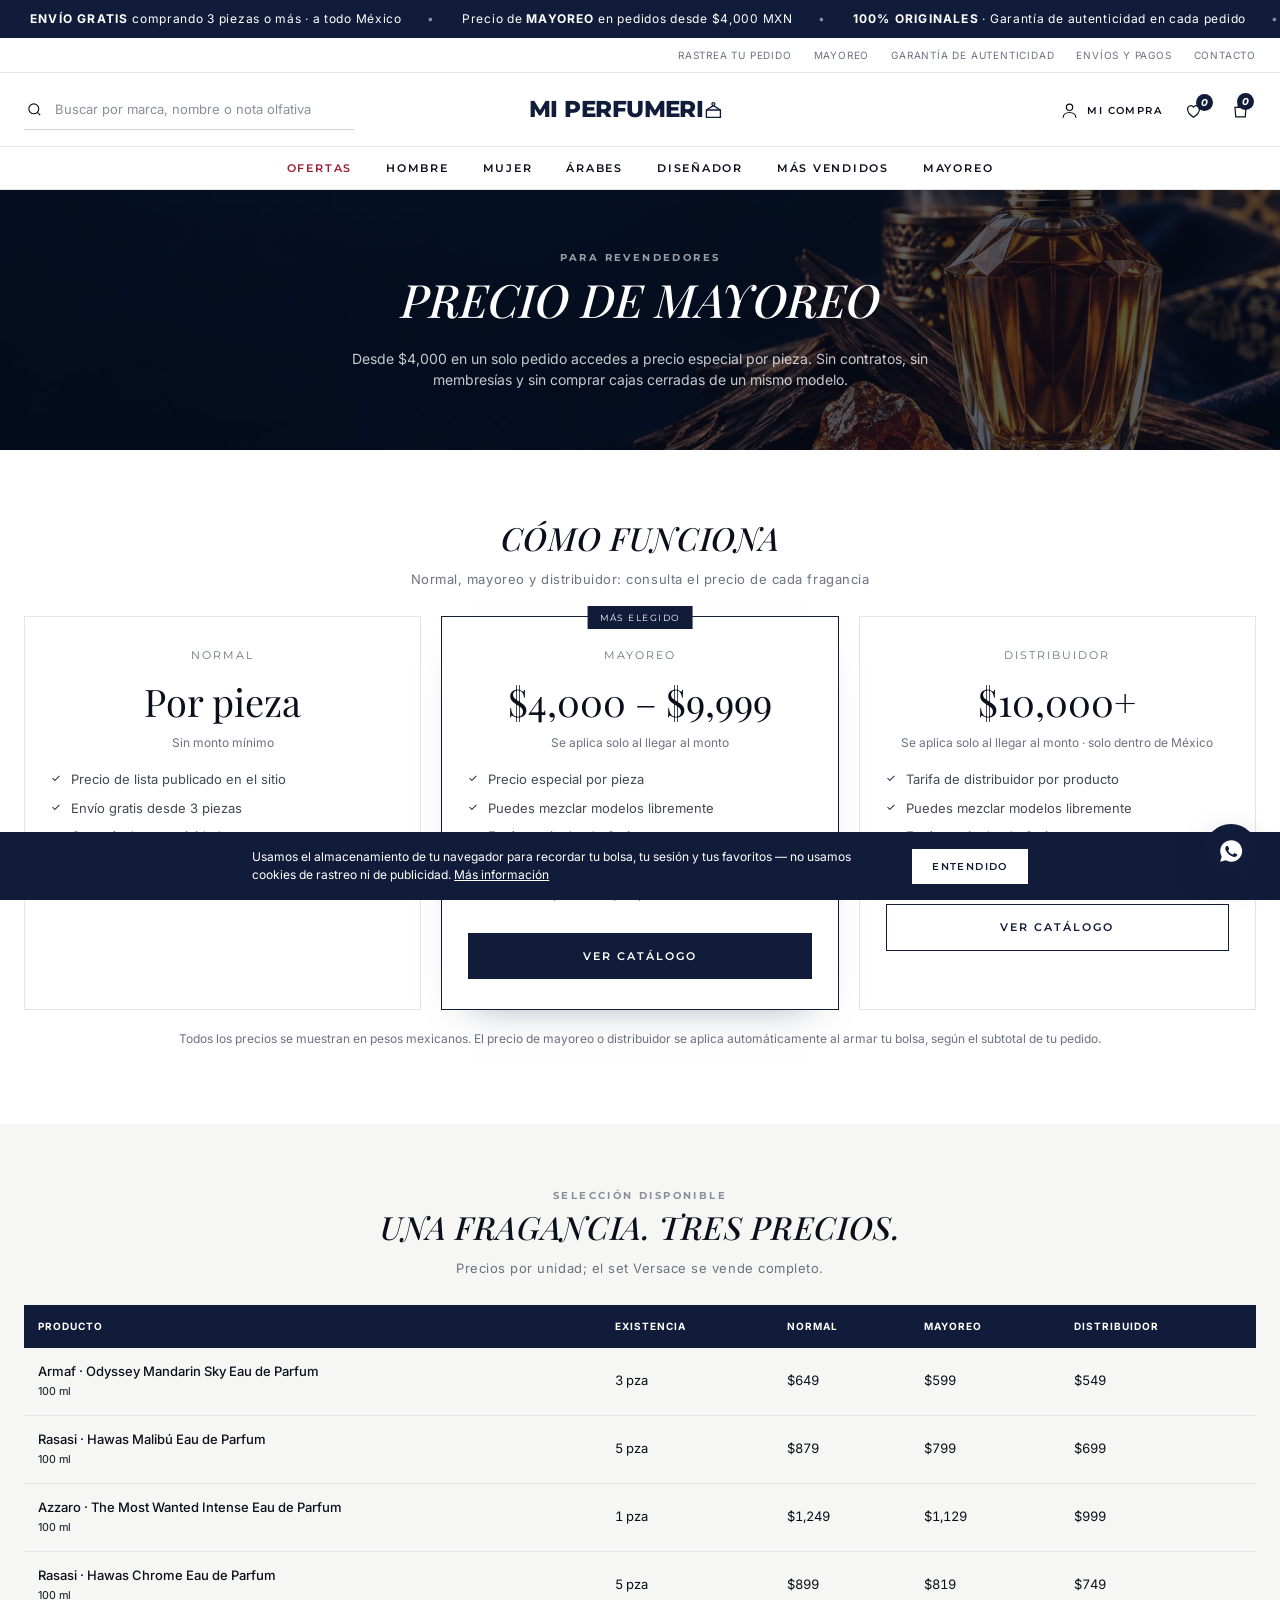
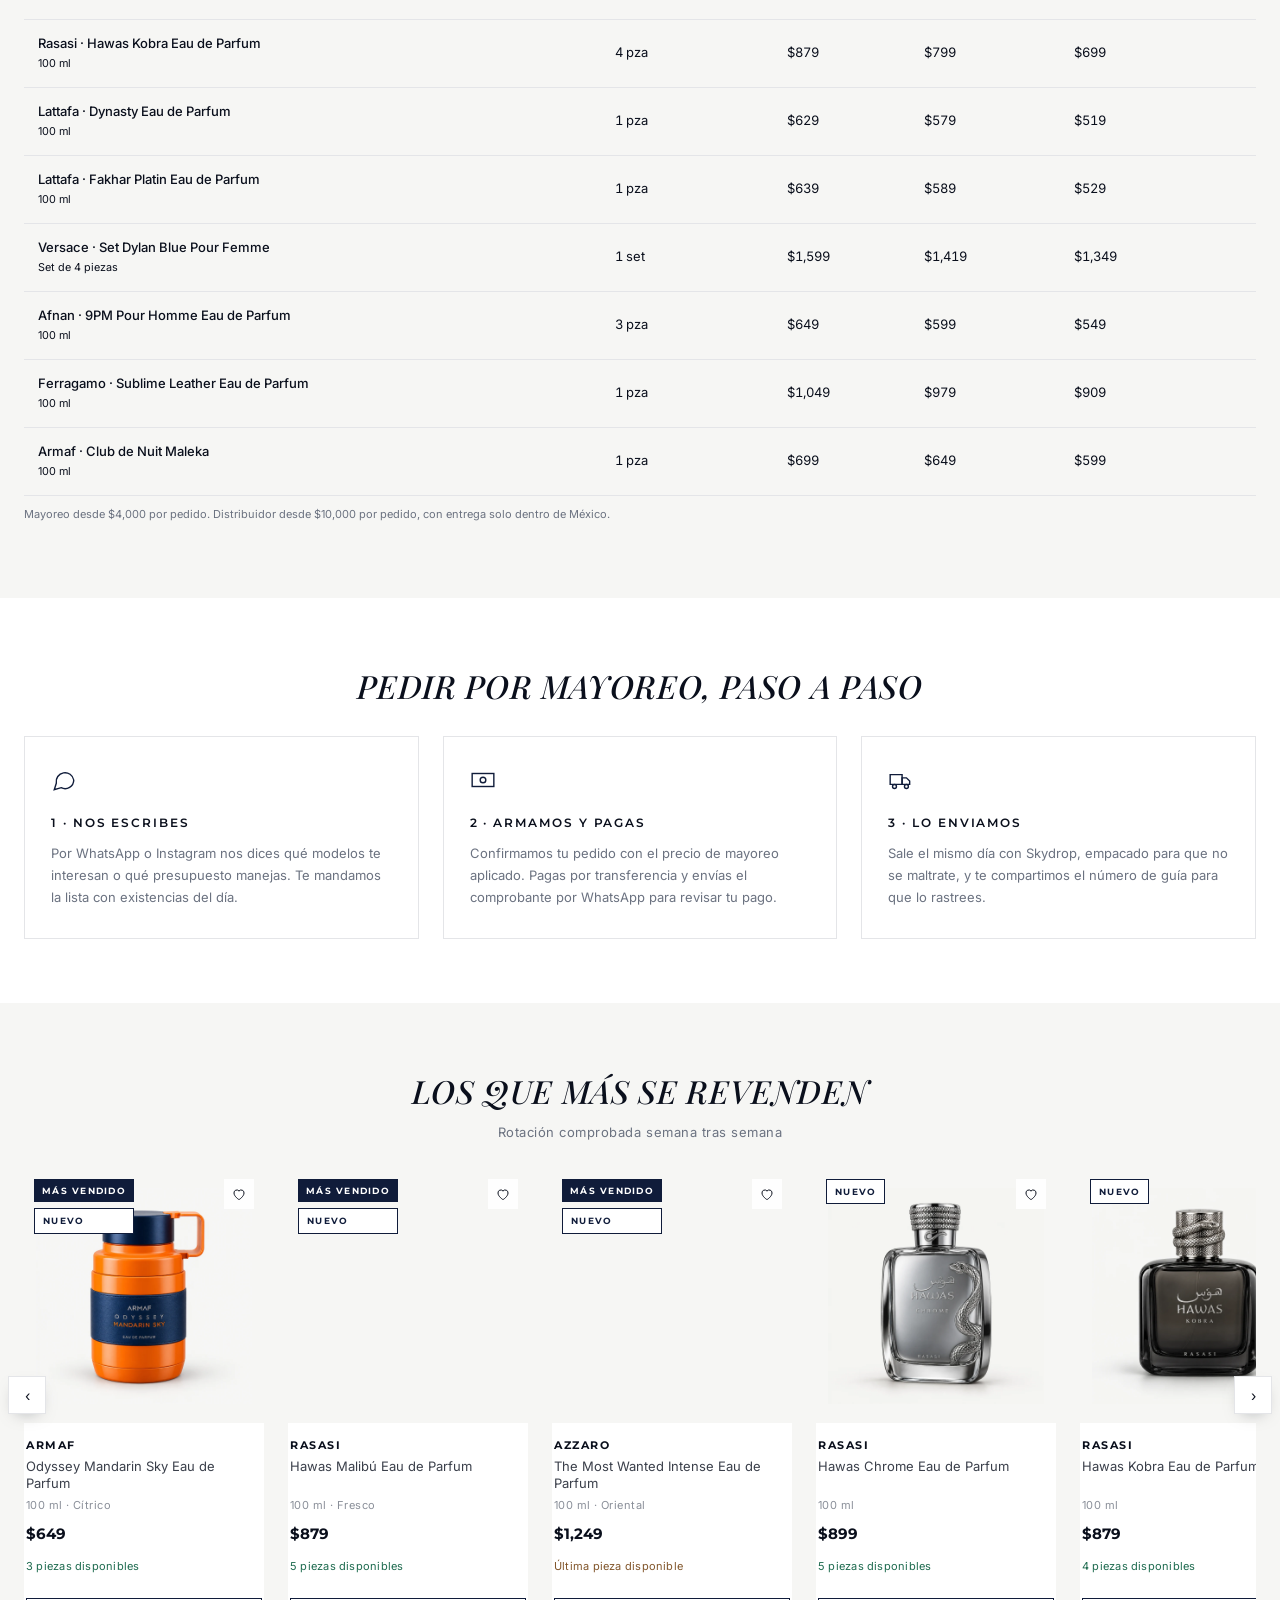
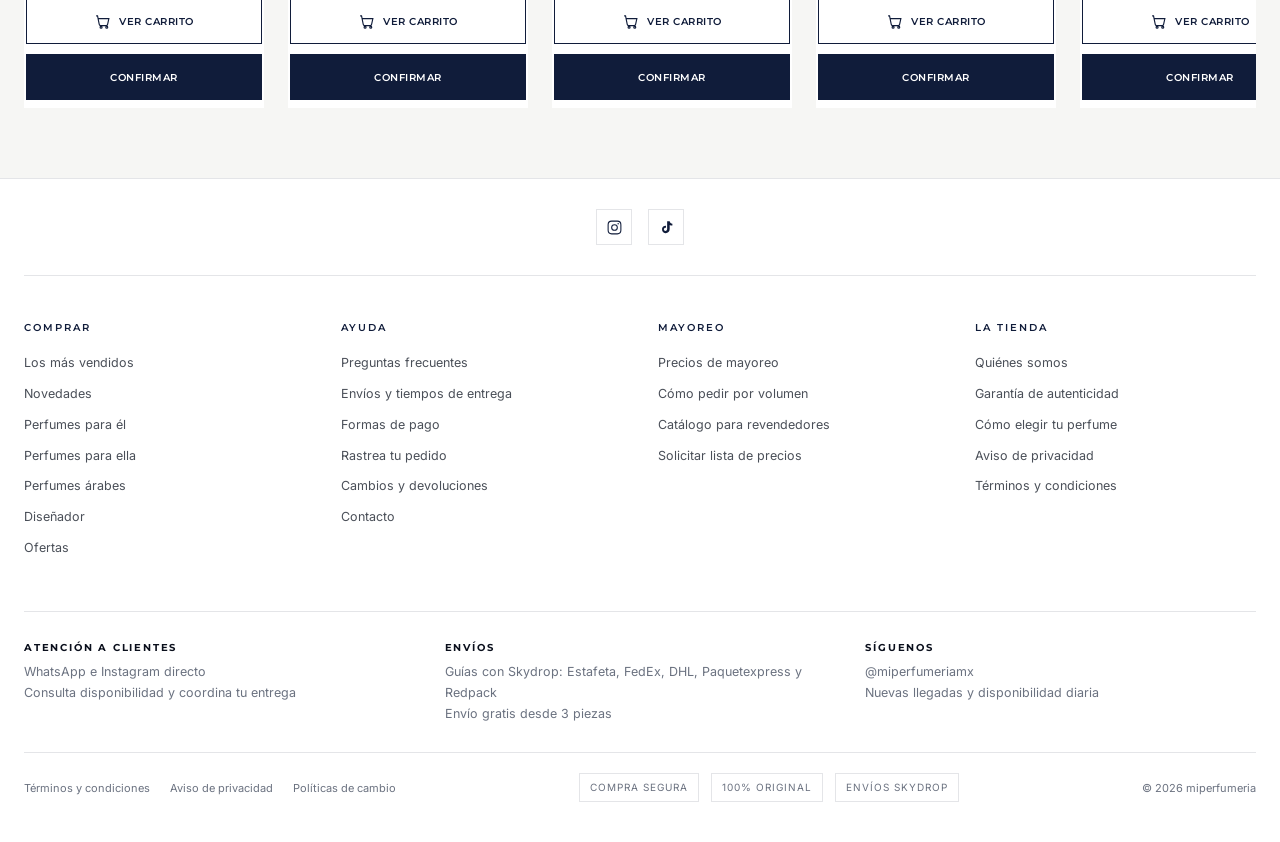
<file: mayoreo.html>
<!DOCTYPE html>
<html lang="es-MX">
<head>
<meta charset="utf-8">
<meta name="viewport" content="width=device-width, initial-scale=1">
<title>Mayoreo | miperfumeria</title>
<meta name="description" content="Precio de mayoreo en perfumes originales desde $4,000 por pedido. Para revendedores, tiendas y catálogo.">
<link rel="preconnect" href="https://fonts.googleapis.com">
<link rel="preconnect" href="https://fonts.gstatic.com" crossorigin>
<link href="https://fonts.googleapis.com/css2?family=Inter:wght@400;500;600&family=Montserrat:wght@600;700;800&family=Playfair+Display:ital,wght@0,500;1,400;1,500&display=swap" rel="stylesheet">
<link rel="stylesheet" href="assets/css/styles.css">
</head>
<body>
<div id="site-header"></div>

<div class="page-hero">
  <div class="hero-bg" data-bg="noche"></div>
  <div class="wrap">
    <div class="eyebrow" style="color:rgba(255,255,255,.6);position:relative;z-index:2">Para revendedores</div>
    <h1>Precio de mayoreo</h1>
    <p>Desde $4,000 en un solo pedido accedes a precio especial por pieza. Sin contratos, sin membresías y sin comprar cajas cerradas de un mismo modelo.</p>
  </div>
</div>

<section>
  <div class="wrap">
    <div class="sec-head"><h2 class="sec-title">Cómo funciona</h2>
      <p class="sec-sub">Normal, mayoreo y distribuidor: consulta el precio de cada fragancia</p></div>
    <div class="tier-grid">
      <div class="tier">
        <div class="t-name">Normal</div>
        <div class="t-price">Por pieza</div>
        <div class="t-note">Sin monto mínimo</div>
        <ul>
          <li>Precio de lista publicado en el sitio</li>
          <li>Envío gratis desde 3 piezas</li>
          <li>Garantía de autenticidad</li>
          <li>Asesoría por WhatsApp</li>
        </ul>
      </div>
      <div class="tier is-featured">
        <div class="t-name">Mayoreo</div>
        <div class="t-price">$4,000 – $9,999</div>
        <div class="t-note">Se aplica solo al llegar al monto</div>
        <ul>
          <li>Precio especial por pieza</li>
          <li>Puedes mezclar modelos libremente</li>
          <li>Envío gratis desde 3 piezas</li>
          <li>Lista de disponibilidad actualizada</li>
          <li>Precios específicos por producto</li>
        </ul>
        <a class="btn btn-block" style="margin-top:20px" href="catalogo.html">Ver catálogo</a>
      </div>
      <div class="tier">
        <div class="t-name">Distribuidor</div>
        <div class="t-price">$10,000+</div>
        <div class="t-note">Se aplica solo al llegar al monto · solo dentro de México</div>
        <ul><li>Tarifa de distribuidor por producto</li><li>Puedes mezclar modelos libremente</li><li>Envío gratis desde 3 piezas</li><li>Atención para armar tu selección</li></ul>
        <a class="btn btn-ghost btn-block" style="margin-top:20px" href="catalogo.html">Ver catálogo</a>
      </div>
    </div>
    <p style="text-align:center;color:var(--muted);font-size:12px;margin-top:20px">
      Todos los precios se muestran en pesos mexicanos. El precio de mayoreo o distribuidor se aplica automáticamente al armar tu bolsa, según el subtotal de tu pedido.
    </p>
  </div>
</section>

<section class="sec-bone" id="precios">
 <div class="wrap">
  <div class="sec-head"><div class="eyebrow" style="text-align:center">Selección disponible</div><h2 class="sec-title">Una fragancia. Tres precios.</h2><p class="sec-sub">Precios por unidad; el set Versace se vende completo.</p></div>
  <div class="inventory-table-wrap"><table class="inventory-table"><thead><tr><th>Producto</th><th>Existencia</th><th>Normal</th><th>Mayoreo</th><th>Distribuidor</th></tr></thead><tbody id="inventoryPrices"></tbody></table></div>
  <p class="tier-caption">Mayoreo desde $4,000 por pedido. Distribuidor desde $10,000 por pedido, con entrega solo dentro de México.</p>
 </div>
</section>

<!-- ============ PASOS ============ -->
<section id="como">
  <div class="wrap">
    <div class="sec-head"><h2 class="sec-title">Pedir por mayoreo, paso a paso</h2></div>
    <div class="cards-3">
      <div class="info-card">
        <div class="ico"><svg width="26" height="26" viewBox="0 0 24 24" fill="none" stroke="currentColor" stroke-width="1.3"><path d="M21 12a8 8 0 0 1-11.6 7.1L3 21l1.9-6.1A8 8 0 1 1 21 12z"/></svg></div>
        <h3>1 · Nos escribes</h3>
        <p>Por WhatsApp o Instagram nos dices qué modelos te interesan o qué presupuesto manejas. Te mandamos la lista con existencias del día.</p>
      </div>
      <div class="info-card">
        <div class="ico"><svg width="26" height="26" viewBox="0 0 24 24" fill="none" stroke="currentColor" stroke-width="1.3"><rect x="2" y="6" width="20" height="12"/><circle cx="12" cy="12" r="2.6"/></svg></div>
        <h3>2 · Armamos y pagas</h3>
        <p>Confirmamos tu pedido con el precio de mayoreo aplicado. Pagas por transferencia y envías el comprobante por WhatsApp para revisar tu pago.</p>
      </div>
      <div class="info-card">
        <div class="ico"><svg width="26" height="26" viewBox="0 0 24 24" fill="none" stroke="currentColor" stroke-width="1.3"><path d="M2 7h11v9H2z"/><path d="M13 10h4l3 3v3h-7z"/><circle cx="6" cy="18" r="1.8"/><circle cx="17" cy="18" r="1.8"/></svg></div>
        <h3>3 · Lo enviamos</h3>
        <p>Sale el mismo día con Skydrop, empacado para que no se maltrate, y te compartimos el número de guía para que lo rastrees.</p>
      </div>
    </div>
  </div>
</section>

<!-- ============ CATÁLOGO ============ -->
<section class="sec-bone" id="catalogo">
  <div class="wrap">
    <div class="sec-head"><h2 class="sec-title">Los que más se revenden</h2>
      <p class="sec-sub">Rotación comprobada semana tras semana</p></div>
    <div class="rail-wrap">
      <button class="rail-btn prev">‹</button>
      <div class="rail" id="railMay"></div>
      <button class="rail-btn next">›</button>
    </div>
  </div>
</section>

<div id="site-footer"></div>

<script src="assets/js/data.js"></script>
<script src="assets/js/supabase.js"></script>
<script src="assets/js/data-live.js"></script>
<script src="assets/js/layout.js"></script>
<script src="assets/js/app.js"></script>
<script>
function pageInit(){
  const items=PRODUCTOS.filter(p=>p.stock!=null && p.stock>0);
  document.querySelector('#inventoryPrices').innerHTML=items.map(p=>`<tr><td><a href="producto.html?id=${p.id}">${p.marca} · ${p.nombre}</a><br><small>${p.ml}</small></td><td>${p.stock} ${p.contenido?'set':'pza'}</td><td>${MONEDA(p.precio)}</td><td>${MONEDA(p.mayoreo)}</td><td>${MONEDA(p.distribuidor)}</td></tr>`).join('');
  renderCards(items, '#railMay');
}
</script>
</body>
</html>
</file>
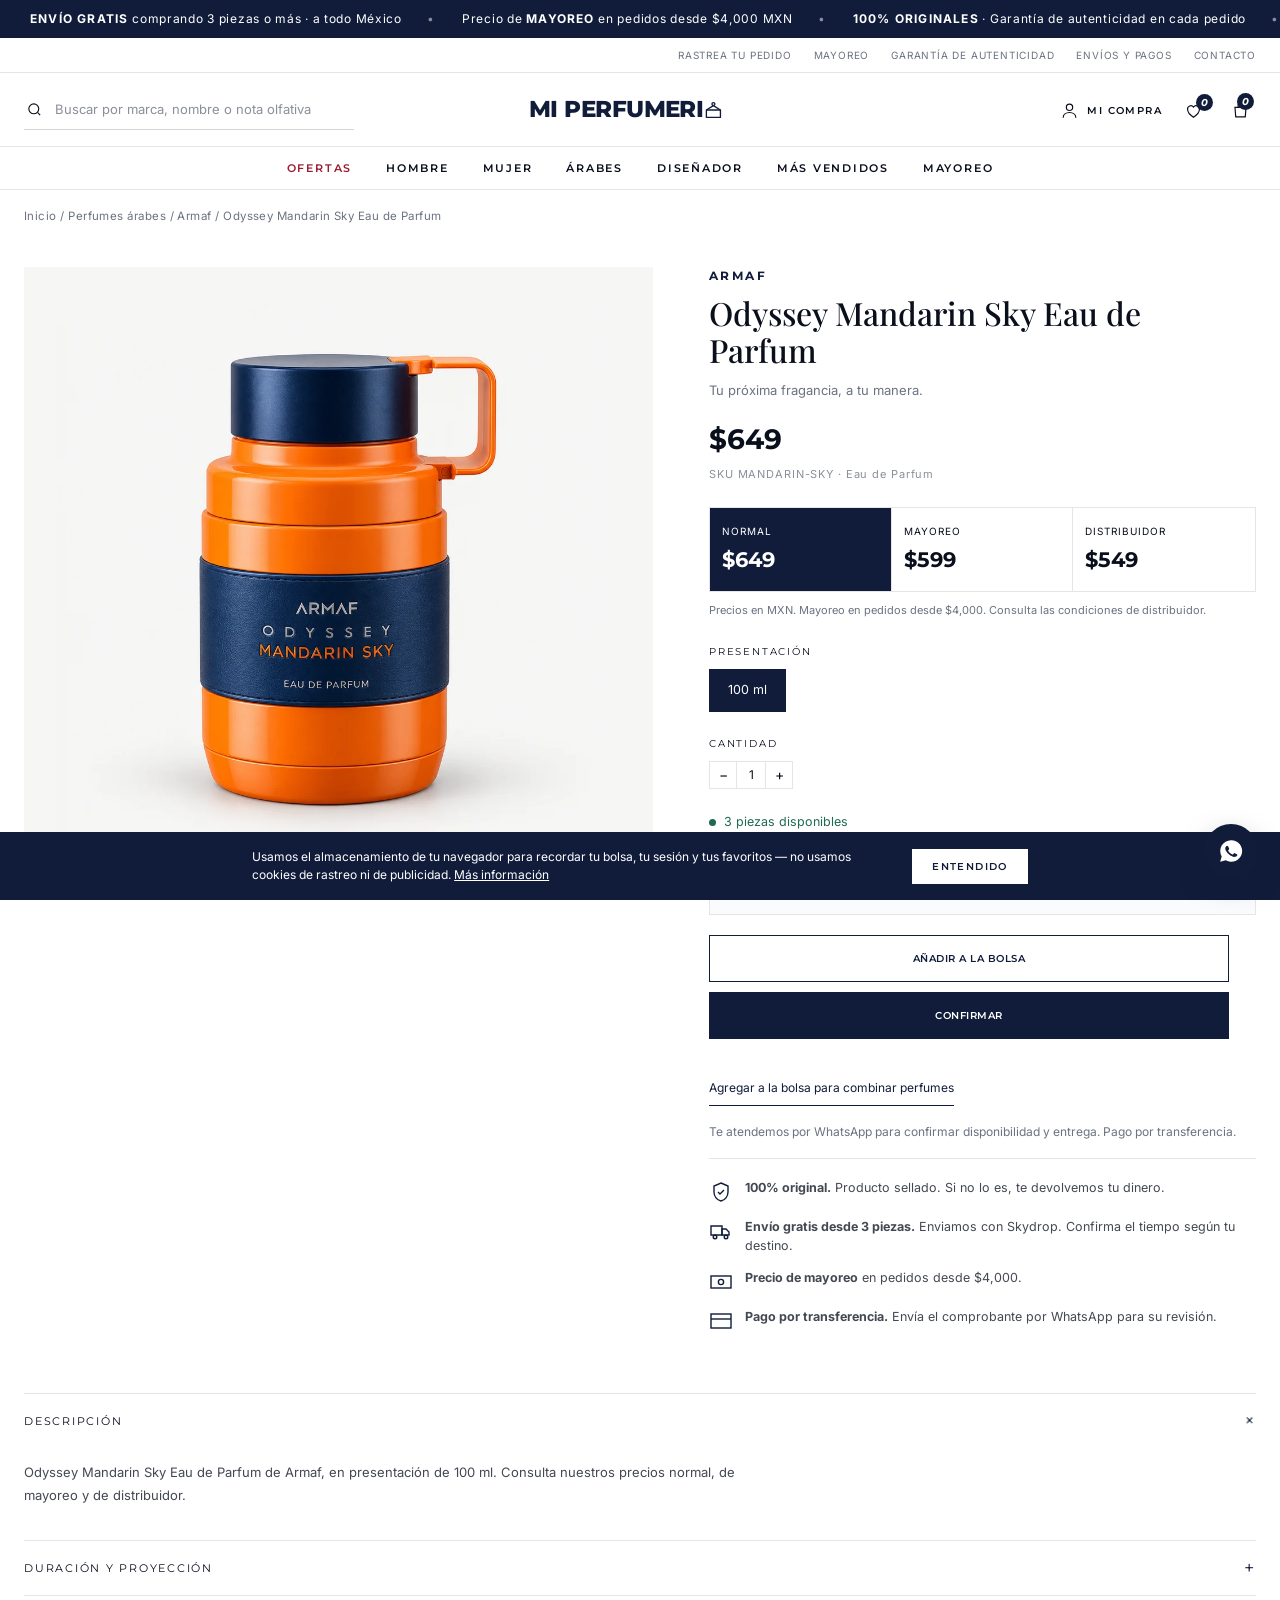
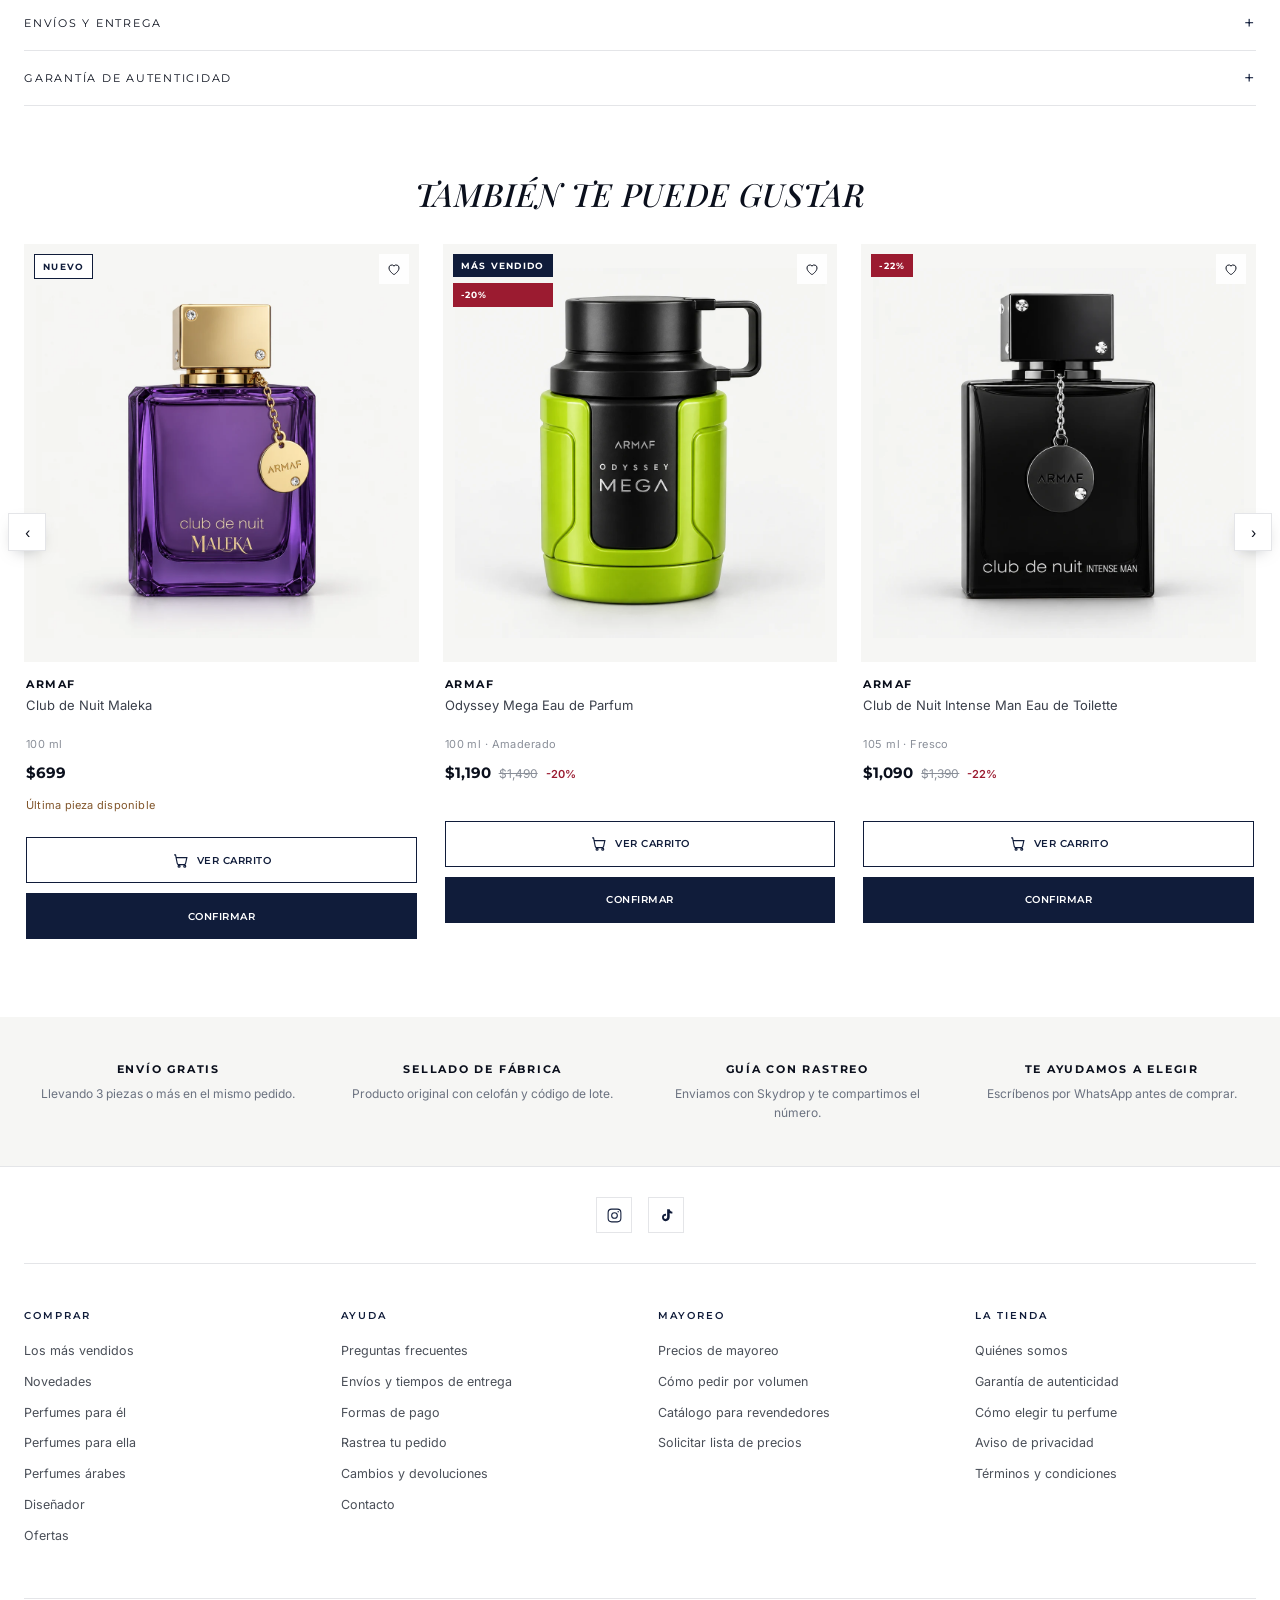
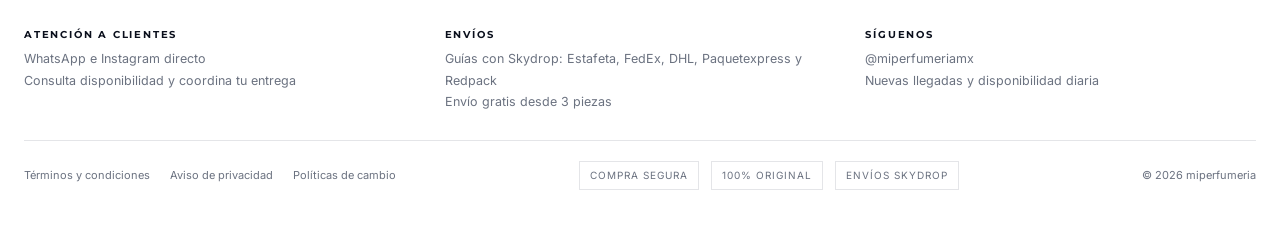
<file: producto.html>
<!DOCTYPE html>
<html lang="es-MX">
<head>
<meta charset="utf-8">
<meta name="viewport" content="width=device-width, initial-scale=1">
<title>Producto | miperfumeria</title>
<meta name="description" content="Perfume 100% original con garantía de autenticidad. Envío gratis desde 3 piezas y precio de mayoreo disponible.">
<meta property="og:type" content="product">
<meta property="og:site_name" content="miperfumeria">
<meta property="og:title" content="Producto | miperfumeria">
<meta property="og:description" content="Perfume 100% original con garantía de autenticidad. Envío gratis desde 3 piezas y precio de mayoreo disponible.">
<meta property="og:image" content="https://www.miperfumeria.com.mx/assets/img/editorial/hero-chrome.webp">
<meta name="twitter:card" content="summary_large_image">
<link rel="preconnect" href="https://fonts.googleapis.com">
<link rel="preconnect" href="https://fonts.gstatic.com" crossorigin>
<link href="https://fonts.googleapis.com/css2?family=Inter:wght@400;500;600&family=Montserrat:wght@600;700;800&family=Playfair+Display:ital,wght@0,500;1,400;1,500&display=swap" rel="stylesheet">
<link rel="stylesheet" href="assets/css/styles.css">
</head>
<body>
<div id="site-header"></div>

<div class="wrap">
  <div class="breadcrumb" id="crumb"></div>
  <div class="pdp" id="pdp"></div>
</div>

<div class="wrap">
  <div class="acc" id="acc"></div>
</div>

<section>
  <div class="wrap">
    <div class="sec-head"><h2 class="sec-title">También te puede gustar</h2></div>
    <div class="rail-wrap">
      <button class="rail-btn prev" aria-label="Anterior">‹</button>
      <div class="rail" id="railRel"></div>
      <button class="rail-btn next" aria-label="Siguiente">›</button>
    </div>
  </div>
</section>

<section class="sec-bone tight">
  <div class="wrap">
    <div class="service-strip">
      <div class="service-item"><b>Envío gratis</b><p>Llevando 3 piezas o más en el mismo pedido.</p></div>
      <div class="service-item"><b>Sellado de fábrica</b><p>Producto original con celofán y código de lote.</p></div>
      <div class="service-item"><b>Guía con rastreo</b><p>Enviamos con Skydrop y te compartimos el número.</p></div>
      <div class="service-item"><b>Te ayudamos a elegir</b><p>Escríbenos por WhatsApp antes de comprar.</p></div>
    </div>
  </div>
</section>

<div id="site-footer"></div>

<script src="assets/js/data.js"></script>
<script src="assets/js/supabase.js"></script>
<script src="assets/js/data-live.js"></script>
<script src="assets/js/layout.js"></script>
<script src="assets/js/app.js"></script>
<script>
function pageInit(){
  const id = params().get("id") || PRODUCTOS[0].id;
  const p = byId(id) || PRODUCTOS[0];
  const off = p.lista ? Math.round((1 - p.precio/p.lista)*100) : 0;
  document.title = p.marca + " " + p.nombre + " | miperfumeria";
  (function setMeta(){
    const titulo = p.marca + " " + p.nombre + " | miperfumeria";
    const desc = (p.desc || (p.marca + " " + p.nombre + ", perfume 100% original. Envío gratis desde 3 piezas y precio de mayoreo disponible.")).slice(0, 160);
    const url = location.origin + location.pathname + "?id=" + encodeURIComponent(p.id);
    const set = (sel, attr, val) => { const el = document.querySelector(sel); if(el) el.setAttribute(attr, val); };
    set('meta[name="description"]', "content", desc);
    set('meta[property="og:title"]', "content", titulo);
    set('meta[property="og:description"]', "content", desc);
    set('meta[property="og:image"]', "content", location.origin + "/" + p.imagen);
    let og = document.querySelector('meta[property="og:url"]');
    if(!og){ og = document.createElement("meta"); og.setAttribute("property", "og:url"); document.head.appendChild(og); }
    og.setAttribute("content", url);
    let canon = document.querySelector('link[rel="canonical"]');
    if(!canon){ canon = document.createElement("link"); canon.setAttribute("rel", "canonical"); document.head.appendChild(canon); }
    canon.setAttribute("href", url);
  })();

  document.querySelector("#crumb").innerHTML =
    `<a href="index.html">Inicio</a> / <a href="catalogo.html?f=${p.cat}">${p.cat==="arabe"?"Perfumes árabes":"Diseñador"}</a>
     / <a href="catalogo.html?m=${encodeURIComponent(p.marca)}">${p.marca}</a> / <span>${p.nombre}</span>`;

  document.querySelector("#pdp").innerHTML = `
    <div class="pdp-gallery pdp-gallery-single">
      <div class="pdp-main-img">${cardArt(p,true)}</div>
    </div>
    <div class="pdp-info">
      <div class="pdp-brand">${p.marca}</div>
      <h1>${p.nombre}</h1>
      <p class="pdp-intro">${p.contenido ? "Un regalo, un ritual completo." : "Tu próxima fragancia, a tu manera."}</p>

      <div class="price-row">
        <span class="price-now">${MONEDA(p.precio)}</span>
        ${p.lista?`<span class="price-was">${MONEDA(p.lista)}</span><span class="price-off">-${off}%</span>`:""}
      </div>
      <div class="sku">SKU ${p.id.toUpperCase()}${p.concentracion ? ' · '+p.concentracion : ''}</div>
      ${p.mayoreo ? `<div class="price-tiers" aria-label="Precios por tipo de compra">
        <div><span>Normal</span><b>${MONEDA(p.precio)}</b></div>
        <div><span>Mayoreo</span><b>${MONEDA(p.mayoreo)}</b></div>
        <div><span>Distribuidor</span><b>${MONEDA(p.distribuidor)}</b></div>
      </div><p class="tier-caption">Precios en MXN${p.contenido?' por set':''}. Mayoreo en pedidos desde $4,000. Consulta las condiciones de distribuidor.</p>` : ''}

      <div class="opt-group">
        <span class="lbl">Presentación</span>
        <div class="opts">
          <button class="opt is-on">${p.ml}</button>

        </div>
      </div>

      <div class="opt-group">
        <span class="lbl">Cantidad</span>
        <div class="qty" style="margin:0">
          <button onclick="pdpQty(-1)">−</button><span id="pdpQty">1</span><button onclick="pdpQty(1)">+</button>
        </div>
      </div>

      <div class="stock-line"><i class="dot"></i> ${stockText(p)}</div>

      <div id="deliveryChoice"></div>
      <div class="pdp-actions purchase-actions" id="productPurchase">${purchaseActions([{id:p.id,q:1}],p.id,true,true)}</div>
      ${p.stock!==0?`<button class="bag-secondary" onclick="addToCart('${p.id}', +document.getElementById('pdpQty').textContent)">Agregar a la bolsa para combinar perfumes</button>`:''}
      <p class="purchase-note">Te atendemos por WhatsApp para confirmar disponibilidad y entrega. Pago por transferencia.</p>

      <div class="usp-list">
        <div class="usp">${ICON.escudo}<div><b>100% original.</b> Producto sellado. Si no lo es, te devolvemos tu dinero.</div></div>
        <div class="usp">${ICON.camion}<div><b>Envío gratis desde 3 piezas.</b> Enviamos con Skydrop. Confirma el tiempo según tu destino.</div></div>
        <div class="usp">${ICON.billete}<div><b>Precio de mayoreo</b> en pedidos desde ${MONEDA(TIENDA.mayoreoMonto)}.</div></div>
        <div class="usp">${ICON.tarjeta}<div><b>Pago por transferencia.</b> Envía el comprobante por WhatsApp para su revisión.</div></div>
      </div>

      ${p.contenido ? `<div class="set-contents"><h3>Tu set incluye</h3><ul>${p.contenido.map(c=>`<li>${c}</li>`).join('')}</ul></div>` : ''}
      ${p.notas ? `<div class="notes-grid">
        <div class="note-box"><b>Notas de salida</b><p>${p.notas.s}</p></div>
        <div class="note-box"><b>Notas de corazón</b><p>${p.notas.c}</p></div>
        <div class="note-box"><b>Notas de fondo</b><p>${p.notas.f}</p></div>
      </div>` : ''}
    </div>`;

  document.querySelector("#acc").innerHTML = `
    <div class="acc-item is-on"><button class="acc-btn">Descripción <span class="sign">+</span></button>
      <div class="acc-panel"><p>${p.desc}</p>
      </div></div>
    <div class="acc-item"><button class="acc-btn">Duración y proyección <span class="sign">+</span></button>
      <div class="acc-panel"><p>La duración y la proyección varían según la fragancia, la piel y el clima. Escríbenos si quieres ayuda para elegir.</p>
      <p>Consejo: aplica sobre piel hidratada en cuello, muñecas y detrás de las orejas. No frotes después de aplicar.</p></div></div>
    <div class="acc-item"><button class="acc-btn">Envíos y entrega <span class="sign">+</span></button>
      <div class="acc-panel"><p>Enviamos con Skydrop, que integra Estafeta, FedEx, DHL, Redpack y Paquetexpress. El tiempo estimado se confirma según tu código postal. Recibes tu número de guía el mismo día del envío.</p>
      <p>Envío gratis en pedidos de 3 piezas o más.</p></div></div>
    <div class="acc-item"><button class="acc-btn">Garantía de autenticidad <span class="sign">+</span></button>
      <div class="acc-panel"><p>Todos los perfumes se venden sellados y con su código de lote visible. Si al recibirlo detectas cualquier señal de que no es original, lo recogemos sin costo y te reembolsamos el total.</p></div></div>`;

  const rel = PRODUCTOS.filter(x => x.id !== p.id && disponible(x) && (x.familia === p.familia || x.marca === p.marca)).slice(0,8);
  renderCards(rel.length ? rel : PRODUCTOS.filter(x=>disponible(x) && x.best), "#railRel");

  document.querySelectorAll(".pdp-thumbs button").forEach(b => b.addEventListener("click", () => {
    document.querySelectorAll(".pdp-thumbs button").forEach(x=>x.classList.remove("is-on"));
    b.classList.add("is-on");
  }));
  document.querySelectorAll(".opts .opt").forEach(b => b.addEventListener("click", () => {
    b.parentElement.querySelectorAll(".opt").forEach(x=>x.classList.remove("is-on"));
    b.classList.add("is-on");
  }));
}
function pdpQty(d){
  const n = document.getElementById("pdpQty");
  const p=byId(params().get('id'))||PRODUCTOS[0];
  const max=p.stock ?? 99;
  if(+n.textContent+d>max){toast('Existencia disponible: '+max);return;}
  n.textContent = Math.max(1, Math.min(max,+n.textContent+d));
  document.getElementById("productPurchase").innerHTML=purchaseActions([{id:p.id,q:+n.textContent}],p.id,true,true);
}
</script>
</body>
</html>
</file>
<file: assets/css/styles.css>
/* =========================================================
   miperfumeria — hoja de estilo principal
   Estructura inspirada en el patrón de e-commerce de
   El Palacio de Hierro (barra de avisos, header centrado,
   mega-menú, carruseles, cintillos, footer en acordeón).
   ========================================================= */

:root{
  --navy:#101C3A;
  --navy-800:#16264c;
  --navy-600:#1f3566;
  --ink:#0A0F1C;
  --paper:#ffffff;
  --bone:#F6F6F4;
  --bone-2:#EFEFEC;
  --line:#E4E5E8;
  --line-2:#D3D5DA;
  --muted:#6B7280;
  --muted-2:#8A8F99;
  --sale:#9B1B30;
  --ok:#1E6B4F;

  --max:1360px;
  --gap:24px;
  --radius:2px;

  --f-display:"Playfair Display", Georgia, "Times New Roman", serif;
  --f-brand:"Montserrat", "Helvetica Neue", Arial, sans-serif;
  --f-ui:"Inter", "Helvetica Neue", Arial, sans-serif;

  --header-h:118px;
}

*,*::before,*::after{box-sizing:border-box}
html{-webkit-text-size-adjust:100%}
body{
  margin:0;font-family:var(--f-ui);color:var(--ink);background:var(--paper);
  font-size:14px;line-height:1.5;-webkit-font-smoothing:antialiased;
}
img{max-width:100%;display:block}
a{color:inherit;text-decoration:none}
button{font:inherit;color:inherit;background:none;border:0;cursor:pointer}
input,select,textarea{font:inherit;color:inherit}
ul{margin:0;padding:0;list-style:none}
h1,h2,h3,h4{margin:0;font-weight:600}
:focus-visible{outline:2px solid var(--navy);outline-offset:2px}

.wrap{max-width:var(--max);margin:0 auto;padding:0 24px}
.wrap-narrow{max-width:900px;margin:0 auto;padding:0 24px}
.sr{position:absolute;width:1px;height:1px;overflow:hidden;clip:rect(0 0 0 0);white-space:nowrap}

/* ---------- tipografía de sección ---------- */
.sec-title{
  font-family:var(--f-display);font-style:italic;font-weight:500;
  font-size:clamp(22px,2.5vw,34px);letter-spacing:.02em;text-transform:uppercase;
  text-align:center;color:var(--ink);
}
.sec-sub{
  text-align:center;color:var(--muted);margin-top:8px;font-size:13px;
  letter-spacing:.04em;
}
.sec-head{margin:0 0 26px}
.eyebrow{
  font-family:var(--f-brand);font-weight:700;font-size:10px;letter-spacing:.24em;
  text-transform:uppercase;color:var(--muted-2);
}

/* ---------- botones ---------- */
.btn{
  display:inline-flex;align-items:center;justify-content:center;gap:8px;
  padding:14px 28px;font-family:var(--f-brand);font-weight:600;font-size:11px;
  letter-spacing:.18em;text-transform:uppercase;border:1px solid var(--navy);
  background:var(--navy);color:#fff;transition:.18s ease;cursor:pointer;
}
.btn:hover{background:var(--navy-600);border-color:var(--navy-600)}
.btn-ghost{background:transparent;color:var(--navy)}
.btn-ghost:hover{background:var(--navy);color:#fff}
.btn-light{background:#fff;color:var(--navy);border-color:#fff}
.btn-light:hover{background:transparent;color:#fff;border-color:#fff}
.btn-block{width:100%}
.btn-sm{padding:10px 18px;font-size:10px}
.link-more{
  font-family:var(--f-brand);font-weight:600;font-size:11px;letter-spacing:.18em;
  text-transform:uppercase;border-bottom:1px solid currentColor;padding-bottom:3px;
}

/* =========================================================
   BARRA DE AVISOS
   ========================================================= */
.announce{background:var(--navy);color:#fff;font-size:12px}
.announce-track{height:38px;display:flex;align-items:center;overflow:hidden;width:100%}
.announce-scroll{display:flex;align-items:center;white-space:nowrap;animation:ticker 28s linear infinite;will-change:transform}
.announce-item{letter-spacing:.06em;padding:0 30px;flex-shrink:0;position:relative}
.announce-item::after{content:"•";position:absolute;right:-3px;opacity:.5}
.announce-item strong{font-weight:700;letter-spacing:.1em}
@keyframes ticker{from{transform:translateX(0)}to{transform:translateX(-50%)}}
@media(prefers-reduced-motion:reduce){.announce-scroll{animation:none}}

/* fila de servicios (como el cintillo superior de Palacio) */
.utility{border-bottom:1px solid var(--line);background:#fff;font-size:11px}
.utility .wrap{display:flex;align-items:center;justify-content:flex-end;gap:22px;height:34px}
.utility a{color:var(--muted);letter-spacing:.08em;text-transform:uppercase;font-size:10px}
.utility a:hover{color:var(--navy)}

/* =========================================================
   HEADER
   ========================================================= */
.site-header{position:sticky;top:0;z-index:60;background:#fff;border-bottom:1px solid var(--line)}
.header-main{display:grid;grid-template-columns:1fr auto 1fr;align-items:center;gap:20px;padding:18px 0 16px}
.header-search{max-width:330px;width:100%}
.search-field{display:flex;align-items:center;gap:10px;border-bottom:1px solid var(--line-2);padding:8px 2px}
.search-field input{border:0;outline:0;width:100%;background:transparent;font-size:13px}
.search-field input::placeholder{color:var(--muted-2)}
.search-field svg{flex:none}

.brand{display:flex;justify-content:center}
.brand svg{height:34px;width:auto}

.header-actions{display:flex;align-items:center;justify-content:flex-end;gap:22px}
.hicon{display:flex;align-items:center;gap:8px;position:relative;color:var(--ink)}
.hicon span{font-size:10px;letter-spacing:.14em;text-transform:uppercase;font-family:var(--f-brand);font-weight:600}
.hicon:hover{color:var(--navy-600)}
.cart-count{
  position:absolute;top:-7px;left:12px;min-width:17px;height:17px;padding:0 4px;
  background:var(--navy);color:#fff;border-radius:999px;font-size:10px;font-weight:700;
  display:flex;align-items:center;justify-content:center;font-family:var(--f-brand);
}
.burger{display:none}

/* ---------- navegación ---------- */
.mainnav{border-top:1px solid var(--line)}
.mainnav > ul{display:flex;justify-content:center;gap:2px}
.nav-item{position:relative}
.nav-link{
  display:block;padding:13px 16px;font-family:var(--f-brand);font-weight:600;
  font-size:11px;letter-spacing:.16em;text-transform:uppercase;color:var(--ink);
}
.nav-link:hover{color:var(--navy-600)}
.nav-link.is-sale{color:var(--sale)}
.nav-item:hover .nav-link::after{
  content:"";position:absolute;left:16px;right:16px;bottom:6px;height:1px;background:currentColor;
}

.mega{
  position:absolute;left:50%;transform:translateX(-50%);top:100%;
  background:#fff;border:1px solid var(--line);border-top:0;padding:30px 34px;
  display:none;min-width:600px;box-shadow:0 20px 40px -24px rgba(10,15,28,.3);z-index:70;
}
.nav-item:hover .mega{display:block}
.mega-cols{display:flex;gap:46px}
.mega h4{
  font-family:var(--f-brand);font-size:10px;letter-spacing:.2em;text-transform:uppercase;
  color:var(--navy);margin-bottom:12px;font-weight:700;
}
.mega li + li{margin-top:9px}
.mega li a{font-size:13px;color:#3a3f4a}
.mega li a:hover{color:var(--navy);text-decoration:underline;text-underline-offset:3px}
.mega-promo{width:230px;border-left:1px solid var(--line);padding-left:30px}
.mega-promo .promo-card{background:var(--bone);padding:20px;text-align:center}
.mega-promo .promo-card p{margin:8px 0 14px;font-size:12px;color:var(--muted)}

/* =========================================================
   HERO / CARRUSEL PRINCIPAL
   ========================================================= */
.hero{position:relative;overflow:hidden;background:var(--navy)}
.hero-slide{
  display:none;min-height:clamp(360px,46vw,560px);position:relative;
  align-items:center;color:#fff;
}
.hero-slide.is-on{display:flex;animation:fadeIn .6s ease}
@keyframes fadeIn{from{opacity:.2}to{opacity:1}}
.hero-bg{position:absolute;inset:0;z-index:0}
.hero-bg svg{width:100%;height:100%}
.hero-inner{position:relative;z-index:2;max-width:var(--max);margin:0 auto;padding:0 24px;width:100%}
.hero-copy{max-width:520px}
.hero-copy .eyebrow{color:rgba(255,255,255,.7)}
.hero-copy h2{
  font-family:var(--f-display);font-style:italic;font-weight:500;
  font-size:clamp(34px,5vw,62px);line-height:1.05;margin:14px 0 16px;text-transform:uppercase;
}
.hero-copy p{color:rgba(255,255,255,.82);font-size:15px;max-width:400px;margin:0 0 26px}
.hero-dots{position:absolute;bottom:22px;left:0;right:0;display:flex;justify-content:center;gap:8px;z-index:3}
.hero-dots button{width:26px;height:2px;background:rgba(255,255,255,.4)}
.hero-dots button.is-on{background:#fff}
.hero-arrow{
  position:absolute;bottom:16px;z-index:4;color:#fff;
  width:40px;height:40px;display:flex;align-items:center;justify-content:center;
  background:rgba(255,255,255,.08);border:1px solid rgba(255,255,255,.25);font-size:18px;
}
.hero-arrow:hover{background:rgba(255,255,255,.2)}
.hero-arrow.prev{right:66px}
.hero-arrow.next{right:18px}
.hero-dots{bottom:34px;justify-content:flex-start;max-width:var(--max);margin:0 auto;padding:0 24px}

/* =========================================================
   CINTILLO DE BENEFICIOS
   ========================================================= */
.benefits{border-bottom:1px solid var(--line);background:#fff}
.benefits .wrap{display:grid;grid-template-columns:repeat(4,1fr);gap:0}
.benefit{display:flex;align-items:center;gap:14px;padding:20px 22px;border-right:1px solid var(--line)}
.benefit:last-child{border-right:0}
.benefit svg{flex:none;color:var(--navy)}
.benefit b{display:block;font-family:var(--f-brand);font-size:11px;letter-spacing:.12em;text-transform:uppercase}
.benefit span{font-size:12px;color:var(--muted)}

/* =========================================================
   SECCIONES / GRIDS
   ========================================================= */
section{padding:clamp(40px,5vw,68px) 0}
section.tight{padding:clamp(28px,3.5vw,44px) 0}
.sec-bone{background:var(--bone)}

/* carrusel horizontal de productos */
.rail-wrap{position:relative}
.rail{
  display:grid;grid-auto-flow:column;grid-auto-columns:minmax(240px,1fr);
  gap:var(--gap);overflow-x:auto;scroll-snap-type:x mandatory;
  padding-bottom:6px;scrollbar-width:thin;
}
.rail > *{scroll-snap-align:start}
.rail::-webkit-scrollbar{height:3px}
.rail::-webkit-scrollbar-thumb{background:var(--line-2)}
.rail-btn{
  position:absolute;top:38%;z-index:5;width:38px;height:38px;background:#fff;
  border:1px solid var(--line);display:flex;align-items:center;justify-content:center;
  box-shadow:0 6px 18px -10px rgba(10,15,28,.5);
}
.rail-btn:hover{border-color:var(--navy)}
.rail-btn.prev{left:-16px}
.rail-btn.next{right:-16px}

/* tarjeta de producto */
.grid-products{display:grid;grid-template-columns:repeat(4,1fr);gap:var(--gap) 20px}
.card{position:relative;background:#fff;display:flex;flex-direction:column}
.card-media{position:relative;background:var(--bone);overflow:hidden;aspect-ratio:1/1.06}
.card-media svg{width:100%;height:100%;transition:transform .5s ease}
.card:hover .card-media svg{transform:scale(1.05)}
.card-badges{position:absolute;top:10px;left:10px;display:flex;flex-direction:column;gap:6px;z-index:2}
.badge{
  font-family:var(--f-brand);font-size:9px;font-weight:700;letter-spacing:.14em;
  text-transform:uppercase;padding:5px 8px;background:var(--navy);color:#fff;
}
.badge.sale{background:var(--sale)}
.badge.soft{background:#fff;color:var(--navy);border:1px solid var(--navy)}
.card-fav{
  position:absolute;top:10px;right:10px;z-index:2;width:30px;height:30px;background:rgba(255,255,255,.9);
  display:flex;align-items:center;justify-content:center;color:var(--ink);
}
.card-fav:hover,.card-fav.is-on{color:var(--sale)}
.card-quick{
  position:absolute;left:0;right:0;bottom:0;background:rgba(16,28,58,.95);color:#fff;
  padding:12px;text-align:center;font-family:var(--f-brand);font-size:10px;letter-spacing:.18em;
  text-transform:uppercase;transform:translateY(100%);transition:.25s ease;
}
.card:hover .card-quick{transform:none}
.card-body{padding:14px 2px 0;display:flex;flex-direction:column;gap:4px;flex:1}
.card-brand{font-family:var(--f-brand);font-size:11px;font-weight:700;letter-spacing:.14em;text-transform:uppercase}
.card-name{font-size:13px;color:#3a3f4a;line-height:1.35;min-height:35px}
.card-meta{font-size:11px;color:var(--muted-2);letter-spacing:.04em}
.card-price{display:flex;align-items:baseline;gap:8px;margin-top:6px;flex-wrap:wrap}
.price-now{font-family:var(--f-brand);font-weight:700;font-size:15px;color:var(--ink)}
.price-was{font-size:12px;color:var(--muted-2);text-decoration:line-through}
.price-off{font-size:11px;color:var(--sale);font-weight:600}
.card-rating{display:flex;align-items:center;gap:5px;font-size:11px;color:var(--muted)}
.stars{color:var(--navy);letter-spacing:1px;font-size:11px}

/* mosaico de categorías */
.tiles{display:grid;grid-template-columns:repeat(4,1fr);gap:20px}
.tile{position:relative;overflow:hidden;display:block;background:var(--bone)}
.tile svg{width:100%;height:100%;transition:transform .6s ease}
.tile:hover svg{transform:scale(1.06)}
.tile-cap{position:absolute;left:0;right:0;bottom:0;padding:20px;color:#fff;
  background:linear-gradient(to top,rgba(10,15,28,.78),rgba(10,15,28,0))}
.tile-cap h3{font-family:var(--f-display);font-style:italic;font-size:20px;font-weight:500}
.tile-cap span{font-family:var(--f-brand);font-size:10px;letter-spacing:.18em;text-transform:uppercase;opacity:.85}

/* banner editorial ancho */
.editorial{position:relative;min-height:380px;display:flex;align-items:center;color:#fff;overflow:hidden}
.editorial .hero-bg{position:absolute;inset:0}
.editorial-copy{position:relative;z-index:2;max-width:520px}
.editorial-copy h2{font-family:var(--f-display);font-style:italic;font-size:clamp(28px,3.6vw,46px);
  text-transform:uppercase;font-weight:500;margin-bottom:14px}
.editorial-copy p{color:rgba(255,255,255,.8);margin:0 0 24px}

/* tarjetas de marca */
.brands{display:grid;grid-template-columns:repeat(6,1fr);gap:16px}
.brand-card{border:1px solid var(--line);padding:26px 14px;text-align:center;transition:.2s}
.brand-card:hover{border-color:var(--navy);transform:translateY(-2px)}
.brand-card b{display:block;font-family:var(--f-brand);font-size:12px;letter-spacing:.16em;text-transform:uppercase}
.brand-card span{font-size:11px;color:var(--sale);letter-spacing:.1em}

/* cintillo de pagos */
.pay-strip{display:grid;grid-template-columns:repeat(4,1fr);gap:16px}
.pay-card{background:#fff;border:1px solid var(--line);padding:24px 20px;text-align:center}
.pay-card .ico{color:var(--navy);margin-bottom:12px;display:flex;justify-content:center}
.pay-card h4{font-family:var(--f-brand);font-size:11px;letter-spacing:.16em;text-transform:uppercase;margin-bottom:6px}
.pay-card p{margin:0;font-size:12px;color:var(--muted)}

/* nube de enlaces SEO */
.seo-cloud{display:flex;flex-wrap:wrap;gap:10px;justify-content:center}
.seo-cloud a{border:1px solid var(--line);padding:9px 16px;font-size:12px;color:#3a3f4a}
.seo-cloud a:hover{border-color:var(--navy);color:var(--navy)}

/* franja de servicio */
.service-strip{display:grid;grid-template-columns:repeat(4,1fr);gap:26px;text-align:center}
.service-item .ico{display:flex;justify-content:center;color:var(--navy);margin-bottom:12px}
.service-item b{display:block;font-family:var(--f-brand);font-size:11px;letter-spacing:.16em;text-transform:uppercase;margin-bottom:6px}
.service-item p{margin:0;font-size:12px;color:var(--muted);line-height:1.6}

/* newsletter */
.newsletter{background:var(--navy);color:#fff}
.newsletter .grid{display:grid;grid-template-columns:1fr 1fr;gap:60px;align-items:center}
.newsletter h3{font-family:var(--f-display);font-style:italic;font-size:28px;font-weight:500;text-transform:uppercase;margin-bottom:16px}
.newsletter li{padding-left:18px;position:relative;color:rgba(255,255,255,.8);margin-bottom:8px;font-size:13px}
.newsletter li::before{content:"";position:absolute;left:0;top:9px;width:6px;height:1px;background:#fff}
.nl-form{display:flex;gap:0;margin-top:6px}
.nl-form input{flex:1;background:transparent;border:1px solid rgba(255,255,255,.35);color:#fff;padding:14px 16px;outline:0}
.nl-form input::placeholder{color:rgba(255,255,255,.55)}
.nl-form button{background:#fff;color:var(--navy);border:1px solid #fff;padding:0 26px;
  font-family:var(--f-brand);font-weight:700;font-size:11px;letter-spacing:.16em;text-transform:uppercase}
.nl-form button:hover{background:transparent;color:#fff}
.nl-chips{display:flex;gap:10px;margin-bottom:14px;flex-wrap:wrap}
.nl-chips label{display:flex;align-items:center;gap:7px;font-size:12px;color:rgba(255,255,255,.85)}
.nl-note{font-size:11px;color:rgba(255,255,255,.55);margin-top:12px}

/* =========================================================
   FOOTER
   ========================================================= */
.site-footer{background:#fff;border-top:1px solid var(--line)}
.footer-social{display:flex;justify-content:center;gap:16px;padding:30px 0;border-bottom:1px solid var(--line)}
.footer-social a{width:36px;height:36px;border:1px solid var(--line);display:flex;align-items:center;justify-content:center;color:var(--navy)}
.footer-social a:hover{background:var(--navy);color:#fff;border-color:var(--navy)}
.footer-cols{display:grid;grid-template-columns:repeat(4,1fr);gap:36px;padding:44px 0}
.footer-col h4{font-family:var(--f-brand);font-size:10px;letter-spacing:.2em;text-transform:uppercase;margin-bottom:16px;color:var(--navy)}
.footer-col li{margin-bottom:9px}
.footer-col a{font-size:12.5px;color:#4a4f58}
.footer-col a:hover{color:var(--navy);text-decoration:underline;text-underline-offset:3px}
.footer-col .acc-toggle{display:none}
.footer-contact{border-top:1px solid var(--line);padding:28px 0;display:grid;grid-template-columns:repeat(3,1fr);gap:30px}
.footer-contact b{font-family:var(--f-brand);font-size:10px;letter-spacing:.18em;text-transform:uppercase;display:block;margin-bottom:6px}
.footer-contact p{margin:0;font-size:12.5px;color:var(--muted);line-height:1.7}
.footer-legal{border-top:1px solid var(--line);padding:20px 0 40px;display:flex;justify-content:space-between;align-items:center;gap:20px;flex-wrap:wrap}
.footer-legal .links{display:flex;gap:20px;flex-wrap:wrap}
.footer-legal a,.footer-legal span{font-size:11px;color:var(--muted)}
.trust{display:flex;gap:12px;align-items:center}
.trust .pill{border:1px solid var(--line);padding:6px 10px;font-size:10px;letter-spacing:.1em;color:var(--muted);text-transform:uppercase}

/* =========================================================
   CARRITO LATERAL
   ========================================================= */
.overlay{position:fixed;inset:0;background:rgba(10,15,28,.45);opacity:0;pointer-events:none;transition:.25s;z-index:90}
.overlay.is-on{opacity:1;pointer-events:auto}
.drawer{
  position:fixed;top:0;right:0;height:100%;width:min(420px,92vw);background:#fff;z-index:100;
  transform:translateX(102%);transition:.3s cubic-bezier(.4,0,.2,1);display:flex;flex-direction:column;
}
.drawer.is-on{transform:none}
.drawer-head{display:flex;align-items:center;justify-content:space-between;padding:20px 24px;border-bottom:1px solid var(--line)}
.drawer-head h3{font-family:var(--f-brand);font-size:12px;letter-spacing:.2em;text-transform:uppercase}
.drawer-body{flex:1;overflow-y:auto;padding:10px 24px}
.drawer-foot{border-top:1px solid var(--line);padding:20px 24px}
.mini-item{display:grid;grid-template-columns:70px 1fr auto;gap:14px;padding:16px 0;border-bottom:1px solid var(--line)}
.mini-item .thumb{background:var(--bone)}
.mini-item h5{font-family:var(--f-brand);font-size:11px;letter-spacing:.1em;text-transform:uppercase;margin:0 0 3px}
.mini-item p{margin:0;font-size:12px;color:var(--muted)}
.qty{display:inline-flex;border:1px solid var(--line);margin-top:8px}
.qty button{width:26px;height:26px;line-height:1}
.qty span{width:30px;display:flex;align-items:center;justify-content:center;font-size:12px;border-left:1px solid var(--line);border-right:1px solid var(--line)}
.mini-item .rm{font-size:11px;color:var(--muted);text-decoration:underline;margin-top:8px;display:inline-block}
.sum-row{display:flex;justify-content:space-between;font-size:13px;margin-bottom:8px}
.sum-row.total{font-family:var(--f-brand);font-weight:700;font-size:16px;padding-top:12px;border-top:1px solid var(--line);margin-top:12px}
.empty-state{text-align:center;padding:60px 20px;color:var(--muted)}

/* progreso envío gratis */
.ship-bar{background:var(--bone);padding:12px 14px;margin:14px 0;font-size:11.5px;color:var(--navy)}
.ship-bar .track{height:3px;background:var(--line-2);margin-top:8px}
.ship-bar .fill{height:3px;background:var(--navy);width:0;transition:.4s}

/* =========================================================
   PLP — catálogo
   ========================================================= */
.breadcrumb{font-size:11.5px;color:var(--muted);padding:18px 0;letter-spacing:.04em}
.breadcrumb a:hover{color:var(--navy)}
.plp-head{text-align:center;padding:10px 0 28px;border-bottom:1px solid var(--line)}
.plp-head h1{font-family:var(--f-display);font-style:italic;font-weight:500;font-size:clamp(26px,3vw,38px);text-transform:uppercase}
.plp-head p{color:var(--muted);margin:10px auto 0;max-width:620px;font-size:13px}
.plp-layout{display:grid;grid-template-columns:230px 1fr;gap:40px;padding:28px 0 70px}
.filters h4{font-family:var(--f-brand);font-size:10px;letter-spacing:.18em;text-transform:uppercase;margin-bottom:12px}
.filter-group{border-bottom:1px solid var(--line);padding:18px 0}
.filter-group:first-child{padding-top:0}
.filter-group label{display:flex;align-items:center;gap:9px;font-size:13px;color:#434852;margin-bottom:9px;cursor:pointer}
.filter-group label:hover{color:var(--navy)}
.toolbar{display:flex;justify-content:space-between;align-items:center;margin-bottom:22px;gap:16px;flex-wrap:wrap}
.toolbar .count{font-size:12px;color:var(--muted);letter-spacing:.06em}
.toolbar select{border:1px solid var(--line);padding:10px 14px;background:#fff;font-size:12px}
.chips{display:flex;gap:8px;flex-wrap:wrap;margin-bottom:18px}
.chip{border:1px solid var(--navy);color:var(--navy);padding:5px 12px;font-size:11px;display:inline-flex;gap:8px;align-items:center}
.filters-toggle{display:none}

/* =========================================================
   PDP — producto
   ========================================================= */
.pdp{display:grid;grid-template-columns:1.15fr 1fr;gap:56px;padding:24px 0 60px}
.pdp-gallery{display:grid;grid-template-columns:78px 1fr;gap:16px}
.pdp-thumbs{display:flex;flex-direction:column;gap:10px}
.pdp-thumbs button{border:1px solid var(--line);background:var(--bone);padding:0;aspect-ratio:1}
.pdp-thumbs button.is-on{border-color:var(--navy)}
.pdp-main-img{background:var(--bone);aspect-ratio:1/1.05;display:flex;align-items:center;justify-content:center}
.pdp-brand{font-family:var(--f-brand);font-size:12px;font-weight:700;letter-spacing:.2em;text-transform:uppercase;color:var(--navy)}
.pdp h1{font-family:var(--f-display);font-size:32px;font-weight:500;margin:10px 0 8px;line-height:1.15}
.pdp .price-row{display:flex;align-items:baseline;gap:12px;margin:18px 0 6px}
.pdp .price-now{font-size:28px}
.pdp .sku{font-size:11px;color:var(--muted-2);letter-spacing:.08em}
.opt-group{margin:24px 0}
.opt-group .lbl{font-family:var(--f-brand);font-size:10px;letter-spacing:.18em;text-transform:uppercase;margin-bottom:10px;display:block}
.opts{display:flex;gap:10px;flex-wrap:wrap}
.opt{border:1px solid var(--line);padding:11px 18px;font-size:12.5px;cursor:pointer;background:#fff}
.opt.is-on{border-color:var(--navy);background:var(--navy);color:#fff}
.pdp-actions{display:flex;gap:12px;margin:26px 0 20px}
.pdp-actions .btn{flex:1}
.stock-line{display:flex;align-items:center;gap:8px;font-size:12.5px;color:var(--ok);margin-bottom:16px}
.dot{width:7px;height:7px;border-radius:50%;background:var(--ok)}
.usp-list{border-top:1px solid var(--line);padding-top:20px;display:grid;gap:14px}
.usp{display:flex;gap:12px;align-items:flex-start;font-size:12.5px;color:#434852}
.usp svg{flex:none;color:var(--navy);margin-top:1px}
.notes-grid{display:grid;grid-template-columns:repeat(3,1fr);gap:20px;margin-top:18px}
.note-box{background:var(--bone);padding:18px}
.note-box b{font-family:var(--f-brand);font-size:10px;letter-spacing:.16em;text-transform:uppercase;color:var(--navy);display:block;margin-bottom:8px}
.note-box p{margin:0;font-size:12.5px;color:#434852}

/* acordeón */
.acc{border-top:1px solid var(--line)}
.acc-item{border-bottom:1px solid var(--line)}
.acc-btn{width:100%;display:flex;justify-content:space-between;align-items:center;padding:18px 0;
  font-family:var(--f-brand);font-size:11px;letter-spacing:.16em;text-transform:uppercase;text-align:left}
.acc-panel{display:none;padding:0 0 20px;color:#434852;font-size:13px;line-height:1.75;max-width:760px}
.acc-item.is-on .acc-panel{display:block}
.acc-item.is-on .acc-btn .sign{transform:rotate(45deg)}
.acc-btn .sign{transition:.2s;font-size:18px;line-height:1;color:var(--navy)}

/* =========================================================
   PÁGINAS DE CONTENIDO
   ========================================================= */
.page-hero{background:var(--navy);color:#fff;padding:60px 0;text-align:center;position:relative;overflow:hidden}
.page-hero h1{font-family:var(--f-display);font-style:italic;font-weight:500;font-size:clamp(28px,4vw,46px);text-transform:uppercase;position:relative;z-index:2}
.page-hero p{color:rgba(255,255,255,.78);max-width:600px;margin:14px auto 0;position:relative;z-index:2}
.prose{max-width:780px;margin:0 auto;font-size:14px;line-height:1.85;color:#3a3f4a}
.prose h2{font-family:var(--f-display);font-style:italic;font-size:24px;font-weight:500;margin:36px 0 12px;text-transform:uppercase;color:var(--ink)}
.prose h3{font-family:var(--f-brand);font-size:12px;letter-spacing:.16em;text-transform:uppercase;margin:26px 0 8px}
.prose ul{list-style:none;margin:12px 0}
.prose ul li{padding-left:20px;position:relative;margin-bottom:8px}
.prose ul li::before{content:"";position:absolute;left:0;top:11px;width:8px;height:1px;background:var(--navy)}
.prose table{width:100%;border-collapse:collapse;margin:18px 0;font-size:13px}
.prose th,.prose td{border:1px solid var(--line);padding:12px 14px;text-align:left}
.prose th{background:var(--bone);font-family:var(--f-brand);font-size:10px;letter-spacing:.14em;text-transform:uppercase}

.cards-3{display:grid;grid-template-columns:repeat(3,1fr);gap:24px}
.info-card{border:1px solid var(--line);padding:30px 26px}
.info-card .ico{color:var(--navy);margin-bottom:16px}
.info-card h3{font-family:var(--f-brand);font-size:12px;letter-spacing:.16em;text-transform:uppercase;margin-bottom:10px}
.info-card p{margin:0;font-size:13px;color:var(--muted);line-height:1.7}

/* mayoreo */
.tier-grid{display:grid;grid-template-columns:repeat(3,1fr);gap:20px;margin-top:8px}
.tier{border:1px solid var(--line);padding:30px 26px;text-align:center;background:#fff}
.tier.is-featured{border-color:var(--navy);position:relative;box-shadow:0 20px 40px -30px rgba(16,28,58,.5)}
.tier.is-featured::before{content:"Más elegido";position:absolute;top:-11px;left:50%;transform:translateX(-50%);
  background:var(--navy);color:#fff;font-family:var(--f-brand);font-size:9px;letter-spacing:.16em;
  text-transform:uppercase;padding:5px 12px}
.tier .t-name{font-family:var(--f-brand);font-size:11px;letter-spacing:.18em;text-transform:uppercase;color:var(--muted)}
.tier .t-price{font-family:var(--f-display);font-size:38px;margin:10px 0 4px}
.tier .t-note{font-size:12px;color:var(--muted);margin-bottom:18px}
.tier ul{text-align:left;font-size:13px;color:#434852}
.tier ul li{padding-left:20px;position:relative;margin-bottom:9px}
.tier ul li::before{content:"✓";position:absolute;left:0;color:var(--navy);font-size:11px}

.calc{background:var(--bone);padding:34px;display:grid;grid-template-columns:1fr 1fr;gap:34px;align-items:center}
.calc label{font-family:var(--f-brand);font-size:10px;letter-spacing:.16em;text-transform:uppercase;display:block;margin-bottom:8px}
.calc input,.calc select{width:100%;padding:13px 14px;border:1px solid var(--line);background:#fff}
.calc-out{background:var(--navy);color:#fff;padding:28px}
.calc-out .row{display:flex;justify-content:space-between;font-size:13px;margin-bottom:10px;color:rgba(255,255,255,.85)}
.calc-out .row.big{font-family:var(--f-brand);font-weight:700;font-size:20px;color:#fff;border-top:1px solid rgba(255,255,255,.25);padding-top:14px;margin-top:14px}

/* formularios */
.form-grid{display:grid;grid-template-columns:1fr 1fr;gap:18px}
.field{display:block;margin-bottom:16px}
.field span{font-family:var(--f-brand);font-size:10px;letter-spacing:.16em;text-transform:uppercase;display:block;margin-bottom:7px}
.field input,.field select,.field textarea{width:100%;padding:13px 14px;border:1px solid var(--line);background:#fff;outline:0}
.field input:focus,.field textarea:focus,.field select:focus{border-color:var(--navy)}
.field.full{grid-column:1/-1}

/* checkout */
.checkout{display:grid;grid-template-columns:1.5fr 1fr;gap:48px;padding:30px 0 70px}
.co-box{border:1px solid var(--line);padding:26px;margin-bottom:20px}
.co-box h3{font-family:var(--f-brand);font-size:11px;letter-spacing:.18em;text-transform:uppercase;margin-bottom:18px;
  display:flex;align-items:center;gap:10px}
.co-box h3 i{width:22px;height:22px;background:var(--navy);color:#fff;border-radius:50%;display:flex;
  align-items:center;justify-content:center;font-size:10px;font-style:normal;font-weight:700}
.pay-opt{display:flex;gap:12px;align-items:flex-start;border:1px solid var(--line);padding:16px;margin-bottom:10px;cursor:pointer}
.pay-opt.is-on{border-color:var(--navy);background:var(--bone)}
.pay-opt b{display:block;font-size:13px;margin-bottom:3px}
.pay-opt p{margin:0;font-size:12px;color:var(--muted)}
.summary{background:var(--bone);padding:26px;position:sticky;top:150px}
.summary h3{font-family:var(--f-brand);font-size:11px;letter-spacing:.18em;text-transform:uppercase;margin-bottom:18px}

/* whatsapp flotante */
.wa-float{
  position:fixed;right:22px;bottom:22px;z-index:80;width:54px;height:54px;border-radius:50%;
  background:var(--navy);color:#fff;display:flex;align-items:center;justify-content:center;
  box-shadow:0 10px 30px -8px rgba(16,28,58,.6);transition:transform .2s ease;
}
.wa-float:hover{transform:scale(1.06)}

/* toast */
.toast{
  visibility:hidden;opacity:0;
  position:fixed;bottom:26px;left:50%;transform:translate(-50%,120%);background:var(--navy);color:#fff;
  padding:14px 24px;font-size:12.5px;letter-spacing:.04em;z-index:120;transition:.3s;
}
.toast.is-on{transform:translate(-50%,0);visibility:visible;opacity:1}

/* menú móvil */
.mobile-menu{position:fixed;top:0;left:0;height:100%;width:min(340px,88vw);background:#fff;z-index:100;
  transform:translateX(-102%);transition:.3s cubic-bezier(.4,0,.2,1);overflow-y:auto}
.mobile-menu.is-on{transform:none}
.mobile-menu .mm-head{display:flex;justify-content:space-between;align-items:center;padding:18px 20px;border-bottom:1px solid var(--line)}
.mobile-menu nav a{display:block;padding:15px 20px;border-bottom:1px solid var(--line);
  font-family:var(--f-brand);font-size:12px;letter-spacing:.14em;text-transform:uppercase}
.mobile-menu .mm-sub a{padding-left:34px;text-transform:none;letter-spacing:normal;font-family:var(--f-ui);font-size:13px;color:#4a4f58}

/* =========================================================
   RESPONSIVE
   ========================================================= */
@media (max-width:1100px){
  .grid-products{grid-template-columns:repeat(3,1fr)}
  .brands{grid-template-columns:repeat(3,1fr)}
  .tiles{grid-template-columns:repeat(2,1fr)}
  .pdp{grid-template-columns:1fr;gap:34px}
  .checkout{grid-template-columns:1fr}
  .newsletter .grid{grid-template-columns:1fr;gap:30px}
}
@media (max-width:900px){
  .utility{display:none}
  .header-main{grid-template-columns:auto 1fr auto;padding:14px 0}
  .header-search{display:none}
  .burger{display:flex;align-items:center}
  .mainnav{display:none}
  .benefits .wrap{grid-template-columns:1fr 1fr}
  .benefit:nth-child(2){border-right:0}
  .benefit{border-bottom:1px solid var(--line)}
  .pay-strip,.service-strip,.cards-3,.tier-grid{grid-template-columns:1fr 1fr}
  .footer-cols{grid-template-columns:1fr;gap:0;padding:10px 0}
  .footer-col{border-bottom:1px solid var(--line);padding:6px 0}
  .footer-col h4{display:none}
  .footer-col .acc-toggle{display:flex;width:100%;justify-content:space-between;align-items:center;
    padding:16px 0;font-family:var(--f-brand);font-size:10px;letter-spacing:.2em;text-transform:uppercase;color:var(--navy)}
  .footer-col ul{display:none;padding-bottom:14px}
  .footer-col.is-on ul{display:block}
  .footer-contact{grid-template-columns:1fr;gap:18px}
  .plp-layout{grid-template-columns:1fr}
  .filters{display:none}
  .filters.is-on{display:block;position:fixed;inset:0;background:#fff;z-index:100;overflow-y:auto;padding:24px}
  .filters-toggle{display:inline-flex}
  .calc{grid-template-columns:1fr}
  .form-grid{grid-template-columns:1fr}
  .notes-grid{grid-template-columns:1fr}
}
@media (max-width:640px){
  .grid-products{grid-template-columns:repeat(2,1fr);gap:26px 14px}
  .brands{grid-template-columns:repeat(2,1fr)}
  .tiles{grid-template-columns:1fr}
  .pay-strip,.service-strip,.cards-3,.tier-grid{grid-template-columns:1fr}
  .pdp-gallery{grid-template-columns:1fr}
  .pdp-thumbs{flex-direction:row;order:2}
  .pdp-thumbs button{width:64px}
  .rail{grid-auto-columns:minmax(64vw,1fr)}
  .rail-btn{display:none}
  .card-name{min-height:0}
  .footer-legal{justify-content:center;text-align:center}
}

/* ajustes finos tras revisión visual */
.pdp-main-img{max-height:620px}
.pdp-main-img svg{max-height:620px}
.pdp-actions .btn{padding:15px 14px;font-size:10px;letter-spacing:.12em;text-align:center;line-height:1.3}
.card-quick{cursor:pointer}
.tile-cap h3{margin-top:2px}

/* ---------- correcciones móviles ---------- */
@media (max-width:900px){
  .announce-track{height:34px}
  .announce-item{font-size:11.5px;padding:0 20px}
  .header-main{grid-template-columns:auto 1fr auto;gap:10px}
  .header-search{display:block;max-width:none;width:auto}
  .header-search .search-field{display:none}
  .burger{display:flex;padding:4px}
  .brand svg{height:24px}
  .header-actions{gap:16px}
  .hicon span:not(.sr){display:none}
  .benefit{flex-direction:column;text-align:center;gap:8px;padding:18px 10px}
  .benefit svg{margin:0 auto}
  .hero-copy p{font-size:14px}
  .mobile-search{display:block;padding:10px 24px 14px;border-top:1px solid var(--line)}
  .card-quick{transform:none;padding:8px 6px;font-size:9px}
}
@media (min-width:901px){ .mobile-search{display:none} }

/* Fotografía de catálogo e inventario confirmado · septiembre 2026 */
.product-photo{width:100%;height:100%;object-fit:contain;display:block;background:var(--bone);transition:transform .5s ease}
.card-media .product-photo{padding:12px}
.card:hover .product-photo{transform:scale(1.035)}
.editorial-photo,.category-photo{display:block;width:100%;height:100%;object-fit:cover}
.hero-bg::after{content:"";position:absolute;inset:0;background:linear-gradient(90deg,rgba(5,13,31,.45),transparent 75%)}
.hero-copy{max-width:560px}
.hero-copy h2{font-size:clamp(44px,5.4vw,76px);line-height:1.06}
.hero-inner{padding-left:max(48px,calc((100vw - 1264px)/2))}
.editorial>.wrap{width:100%}
.editorial-copy{padding:44px 0}
.editorial-copy .eyebrow{color:#bbc8e4;margin-bottom:12px}
.page-hero .hero-bg::after{background:rgba(6,14,31,.67)}
.tile [data-tile]{width:100%;height:100%;overflow:hidden}
.tile .category-photo{transition:transform .6s}
.tile:hover .category-photo{transform:scale(1.035)}
.tile:nth-child(3) .category-photo{object-position:78% center}
.card-tiers{display:grid;gap:5px;font-size:11px;color:#626a78;border-top:1px solid var(--line);padding-top:10px;margin-top:7px}
.card-tiers span{display:flex;justify-content:space-between;gap:8px}
.card-tiers b{font-weight:600;color:var(--navy)}
.card-stock{font-size:11px;color:var(--ok);margin-top:8px;letter-spacing:.02em}
.card-stock.last-unit{color:#81552a}
.card-body{padding-bottom:8px}
.section-heading-row{display:flex;align-items:flex-end;justify-content:space-between;gap:24px;margin-bottom:30px}
.section-heading-row .sec-title{text-align:left;margin-top:8px}
.section-heading-row .link-more{white-space:nowrap}
.inventory-section .rail{grid-auto-columns:calc((100% - 72px)/4)}
.pdp-gallery-single{display:flex;flex-direction:column;min-width:0;align-self:start;position:sticky;top:135px}
.pdp-gallery-single .pdp-main-img{width:100%;overflow:hidden}
.pdp-main-img .product-photo{padding:28px;max-height:620px}
.pdp-intro{color:var(--muted);font-size:13px;margin:12px 0}
.price-tiers{display:grid;grid-template-columns:repeat(3,1fr);margin-top:24px;border:1px solid var(--line)}
.price-tiers>div{padding:16px 12px;border-right:1px solid var(--line)}
.price-tiers>div:last-child{border:0}
.price-tiers>div:first-child{background:var(--navy);color:#fff}
.price-tiers span{display:block;font-size:10px;text-transform:uppercase;letter-spacing:.1em;margin-bottom:5px}
.price-tiers b{font-family:var(--f-brand);font-size:21px}
.tier-caption{font-size:11px;color:var(--muted);line-height:1.7;margin-top:9px}
.set-contents{margin-top:26px;border-top:1px solid var(--line);padding-top:22px}
.set-contents h3{font-family:var(--f-brand);font-size:11px;letter-spacing:.12em;text-transform:uppercase;margin-bottom:12px}
.set-contents li{font-size:13px;color:#535b68;padding:9px 0;border-bottom:1px solid var(--line)}
.mini-item .thumb{align-self:start;aspect-ratio:1}
.inventory-table-wrap{overflow:auto;margin-top:24px}
.inventory-table{width:100%;border-collapse:collapse;min-width:680px;font-size:13px}
.inventory-table th{text-align:left;text-transform:uppercase;letter-spacing:.1em;font-size:10px;background:var(--navy);color:white;padding:14px}
.inventory-table td{padding:14px;border-bottom:1px solid var(--line)}
.inventory-table td:not(:first-child){font-variant-numeric:tabular-nums}
.inventory-table tbody tr:hover{background:var(--bone)}
.inventory-table a{font-weight:500}
@media(max-width:1100px){.pdp-gallery-single{position:static;max-width:650px;width:100%;margin:auto}.inventory-section .rail{grid-auto-columns:calc((100% - 48px)/3)}}
@media(max-width:640px){
 .hero-inner{padding:36px 24px 76px}.hero-slide{min-height:510px;align-items:flex-end}
 .hero-bg .editorial-photo{object-position:65% center}
 .hero-bg::after{background:linear-gradient(0deg,rgba(5,13,31,.94),rgba(5,13,31,.4) 65%,rgba(5,13,31,.15))}
 .hero-copy h2{font-size:46px}.hero-copy p{max-width:290px}
 .editorial-copy{padding:52px 0}.editorial .hero-bg::after{background:rgba(5,13,31,.7)}
 .editorial .editorial-photo{object-position:75% center}
 .section-heading-row{align-items:flex-start;flex-direction:column;gap:16px}
 .inventory-section .rail{grid-auto-columns:74vw}
 .card-media .product-photo{padding:5px}.card-tiers{font-size:10px}
 .price-tiers>div{padding:14px 9px}.price-tiers b{font-size:19px}.price-tiers span{font-size:9px;letter-spacing:.04em}
 .pdp-main-img .product-photo{padding:12px}.pdp-actions{flex-direction:column}
 .newsletter .nl-form{flex-direction:column;gap:8px}.nl-form input{min-width:0}.nl-form button{padding:14px}
 .hero-dots{bottom:34px}.header-actions{gap:10px}.brand svg{height:22px}
}
@media(prefers-reduced-motion:reduce){*,*::before,*::after{animation:none!important;scroll-behavior:auto!important;transition:none!important}}
@media(min-width:641px){
 .hero .editorial-photo,.editorial .editorial-photo{object-fit:contain;object-position:right center;background:#070e1e}
 .hero .hero-bg::after,.editorial .hero-bg::after{background:linear-gradient(90deg,#070e1e 5%,rgba(7,14,30,.7) 34%,transparent 64%)}
}

/* Confirmación de cuenta + pedido (checkout.html) */
.confirm-check{display:flex;flex-direction:column;align-items:center;gap:10px;text-align:center;padding:18px 10px}
.confirm-check .check-circle{stroke:#1f8a4c;stroke-width:2;stroke-dasharray:151;stroke-dashoffset:151;animation:checkCircle .5s ease forwards}
.confirm-check .check-mark{stroke:#1f8a4c;stroke-width:4;stroke-linecap:round;stroke-linejoin:round;stroke-dasharray:34;stroke-dashoffset:34;animation:checkMark .3s .45s ease forwards}
.confirm-check p{margin:0}
@keyframes checkCircle{to{stroke-dashoffset:0}}
@keyframes checkMark{to{stroke-dashoffset:0}}

/* Compra directa por WhatsApp y transferencia */
.purchase-actions,.card-buy{display:grid;gap:10px;margin-top:20px}
.purchase-actions .btn,.card-buy .btn{white-space:normal;text-align:center;line-height:1.5;letter-spacing:.05em}
.card-buy .btn{font-size:10px;padding:12px 8px;min-height:46px}
.pdp-actions.purchase-actions{display:grid;grid-template-columns:1fr;max-width:520px}
.purchase-note{font-size:12px;line-height:1.7;color:var(--muted);margin:16px 0}
.bag-secondary{background:none;border:0;border-bottom:1px solid var(--navy);padding:8px 0;color:var(--navy);font-size:12px;cursor:pointer;margin-top:12px}
.transfer-box h2{font-family:var(--f-display);font-size:30px;margin:14px 0 24px}
.transfer-box>p{font-size:14px;line-height:1.8}
.bank-pending{padding:22px;background:var(--bone,#f5f4f0);font-size:14px;line-height:1.7}
.bank-pending p{margin:8px 0 0}
.bank-details{margin:24px 0}.bank-details>div{padding:14px 0;border-bottom:1px solid var(--line)}
.bank-details dt{font-size:11px;text-transform:uppercase;letter-spacing:.1em;color:var(--muted)}
.bank-details dd{margin:8px 0 0;font-size:18px;overflow-wrap:anywhere}
.transfer-item{display:grid;grid-template-columns:72px 1fr;gap:14px;border-bottom:1px solid var(--line);padding:14px 0}
.transfer-item p{font-size:13px;margin:5px 0}.transfer-item b{font-size:12px}.transfer-item small{font-size:11px;color:var(--muted)}
.drawer-foot .purchase-actions{margin-top:12px;gap:7px}.drawer-foot .btn{font-size:10px;padding:12px 8px}
@media(max-width:600px){.transfer-box{padding:22px}.card-buy .btn{font-size:9px;letter-spacing:0}.sum-row.total{gap:12px}}

.bank-empty dd{min-height:30px;background:#f5f6f8;border:1px solid var(--line);border-radius:2px}

.delivery-box{border:1px solid var(--line);padding:20px;margin:20px 0;background:#fafbfd}.delivery-box summary{cursor:pointer;font-size:14px;font-weight:600}.delivery-box>p{font-size:12px;color:var(--muted);line-height:1.7}.delivery-box .field{margin-bottom:14px}.delivery-box .form-grid{gap:12px}.delivery-box input{min-width:0;width:100%}.delivery-box input:disabled{background:#eee}

/* Apartado temporal de inventario */
.hold-bar{background:#fdf5e6;border-left:3px solid #c8962c;padding:12px 14px;margin:14px 0;font-size:11.5px;color:var(--navy);line-height:1.55}
.hold-bar b{font-variant-numeric:tabular-nums;font-size:13px}
.hold-bar .hold-note{display:block;color:var(--muted-2);margin-top:3px}

/* Aviso de almacenamiento del navegador */
#cookieBanner{position:fixed;left:0;right:0;bottom:0;z-index:60;background:var(--navy);color:#fff;padding:16px 20px;display:flex;align-items:center;justify-content:center;gap:20px;flex-wrap:wrap}
#cookieBanner p{margin:0;font-size:12px;line-height:1.5;max-width:640px}
#cookieBanner a{color:#fff;text-decoration:underline}
#cookieBanner button{flex-shrink:0;background:#fff;color:var(--navy);border:0;padding:10px 20px;font-family:var(--f-brand);font-weight:600;font-size:10px;letter-spacing:.14em;text-transform:uppercase;cursor:pointer}
@media(max-width:640px){#cookieBanner{padding:14px 16px;gap:12px}#cookieBanner button{width:100%}}

/* ---------- Entrada escalonada al hacer scroll ---------- */
.reveal{opacity:0;transform:translateY(18px);transition:opacity .6s ease,transform .6s ease;transition-delay:var(--d,0s)}
.reveal.in{opacity:1;transform:none}
@media(prefers-reduced-motion:reduce){.reveal{opacity:1;transform:none;transition:none}}
</file>
<file: assets/css/admin.css>
:root{--navy:#101c3a;--blue:#244b87;--ink:#172139;--muted:#69748a;--line:#dde2ec;--paper:#f4f6fa;--green:#24725d}*{box-sizing:border-box}body{margin:0;background:var(--paper);color:var(--ink);font:14px/1.5 Inter,Arial,sans-serif}button,input,select,textarea{font:inherit}button,a{touch-action:manipulation}button{cursor:pointer}button,a,input,select,textarea{outline-offset:4px}button{border:1px solid var(--line);background:white;padding:10px 14px;border-radius:5px;color:var(--ink)}a{color:var(--blue)}.primary{background:var(--navy);border-color:var(--navy);color:white}button:hover{filter:brightness(.94)}.sidebar{position:fixed;inset:0 auto 0 0;width:238px;background:var(--navy);color:white;padding:36px 22px;display:flex;flex-direction:column}.admin-brand{font-family:Montserrat,sans-serif;font-size:18px;font-weight:800;text-decoration:none;color:white;letter-spacing:-.6px}.admin-brand span{display:block;font:12px Inter,sans-serif;color:#b4c4dd;margin-top:8px;letter-spacing:0}.sidebar nav{display:grid;gap:8px;margin-top:50px}.sidebar nav button{background:transparent;color:#c0ccdf;border:0;text-align:left;padding:13px 14px}.sidebar nav button.active{background:white;color:var(--navy);font-weight:600}.back-store{margin-top:auto;color:white;padding-top:25px}.sidebar small{font-size:11px;color:#adbdd6;margin-top:18px}main{margin-left:238px;padding:0 40px 60px;max-width:1800px}.demo-banner{font-size:11px;color:#68778b;padding:15px 0;border-bottom:1px solid var(--line)}.admin-head{display:flex;justify-content:space-between;align-items:center;gap:20px;margin:34px 0}.admin-head p{font-size:12px;color:var(--muted);margin:0 0 9px}.admin-head h1{font-family:Montserrat,sans-serif;font-size:28px;letter-spacing:-1px;margin:0}.panel{background:white;border:1px solid var(--line);border-radius:7px;margin-bottom:22px;padding:24px}.panel-head{display:flex;justify-content:space-between;align-items:center;gap:15px;margin-bottom:22px}.panel h2{font-size:18px;margin:0}.panel p,.muted{color:var(--muted)}.stats{display:grid;grid-template-columns:repeat(4,1fr);gap:1px;background:var(--line);border:1px solid var(--line);border-radius:7px;overflow:hidden;margin-bottom:24px}.stat{background:white;padding:22px}.stat b{display:block;font-size:30px;letter-spacing:-1px;margin:8px 0}.stat span{font-size:12px;color:var(--muted)}.grid-two{display:grid;grid-template-columns:1.35fr 1fr;gap:22px}.table-scroll{overflow-x:auto}table{border-collapse:collapse;width:100%;text-align:left;font-size:12px}th{color:var(--muted);font-weight:500;padding:12px 10px;white-space:nowrap;border-bottom:1px solid var(--line)}td{padding:15px 10px;border-bottom:1px solid #edf0f5;vertical-align:middle}tr:last-child td{border-bottom:0}.product-cell{display:flex;align-items:center;gap:14px;min-width:230px}.product-cell img{height:55px;width:50px;object-fit:contain}.product-cell b{font-size:12px}.product-cell small{display:block;color:var(--muted)}.tag{display:inline-block;padding:5px 9px;background:#edf2fa;color:#34537b;font-size:11px;border-radius:4px;white-space:nowrap}.tag.warn{background:#fbf2e2;color:#856225}.tag.ok{background:#eaf5f0;color:#24725d}.toolbar{display:flex;gap:12px;margin-bottom:18px;flex-wrap:wrap}input,select,textarea{border:1px solid #cad2df;padding:11px;border-radius:4px;background:white;color:var(--ink);max-width:100%}input[type=search]{min-width:240px;flex:1}.delivery-list{display:grid;gap:14px}.delivery-row{display:grid;grid-template-columns:94px 1fr auto;gap:18px;align-items:start;padding:18px 0;border-bottom:1px solid var(--line)}.delivery-row:last-child{border:0}.delivery-time{color:var(--blue);font-weight:600;font-size:13px}.delivery-row p{font-size:12px;margin:5px 0}.delivery-row h3{font-size:14px;margin:0}.bar-row{margin:18px 0;font-size:12px}.bar-label{display:flex;justify-content:space-between;gap:10px}.bar-track{background:#edf1f7;height:7px;margin-top:9px;border-radius:2px}.bar-fill{background:var(--blue);height:100%;border-radius:2px}.empty{padding:35px;text-align:center;color:var(--muted)}.settings{display:grid;grid-template-columns:1fr 1fr;gap:20px}.settings dt{font-size:12px;color:var(--muted)}.settings dd{margin:8px 0 24px;overflow-wrap:anywhere}.note{font-size:12px;line-height:1.7}.admin-toast{position:fixed;bottom:24px;left:50%;background:var(--navy);color:white;padding:14px 22px;transform:translateX(-50%);border-radius:6px;display:none;z-index:20}.admin-toast.on{display:block}dialog{border:1px solid var(--line);border-radius:10px;width:min(740px,94vw);max-height:90vh;padding:0;color:var(--ink)}dialog::backdrop{background:#0a132166}dialog form{padding:26px}.dialog-head{display:flex;justify-content:space-between;align-items:center;margin-bottom:20px}.dialog-head h2{font-size:21px;margin:0}.dialog-head button{border:0}.fields{display:grid;grid-template-columns:1fr 1fr;gap:16px}label{display:grid;gap:7px;font-size:12px}label.full{grid-column:1/-1}.dialog-actions{display:flex;justify-content:flex-end;gap:12px;margin-top:24px}#formError{color:#a22b39;font-size:13px;min-height:20px}.preview-message{white-space:pre-wrap;background:var(--paper);padding:18px;font-size:12px;line-height:1.8;max-height:240px;overflow:auto}.small-button{font-size:11px;padding:7px 10px}.image-preview{height:80px;object-fit:contain}.date-control{max-width:190px}.report-note{font-size:12px;color:var(--muted);margin:0 0 24px}@media(max-width:1050px){.sidebar{width:200px;padding:25px 15px}main{margin-left:200px;padding:0 22px 40px}.stats{grid-template-columns:1fr 1fr}.grid-two{grid-template-columns:1fr}.admin-head h1{font-size:24px}}@media(max-width:680px){.sidebar{position:static;width:auto;padding:20px}.sidebar nav{display:flex;overflow-x:auto;margin-top:20px;gap:6px}.sidebar nav button{white-space:nowrap;font-size:12px}.sidebar small,.back-store{display:none}.admin-brand{font-size:16px}.admin-brand span{display:inline;margin-left:12px}.admin-head{align-items:flex-start;margin:24px 0}.admin-head h1{font-size:22px}.admin-head>.primary{font-size:11px;padding:10px}.demo-banner{font-size:10px}main{margin:0;padding:0 16px 30px}.stat{padding:17px}.stat b{font-size:25px}.panel{padding:17px}.fields,.settings{grid-template-columns:1fr}.fields label.full{grid-column:auto}.delivery-row{grid-template-columns:65px 1fr;gap:12px}.delivery-row>button{grid-column:2;justify-self:start}.toolbar input[type=search]{min-width:100%}dialog form{padding:20px}.panel-head{flex-wrap:wrap}.table-scroll{max-width:100%}}

.table-scroll table{min-width:680px}.delivery-time{overflow-wrap:normal;word-break:normal}.delivery-row .delivery-time{font-size:12px}@media(max-width:680px){.delivery-row{grid-template-columns:76px 1fr}}
</file>
